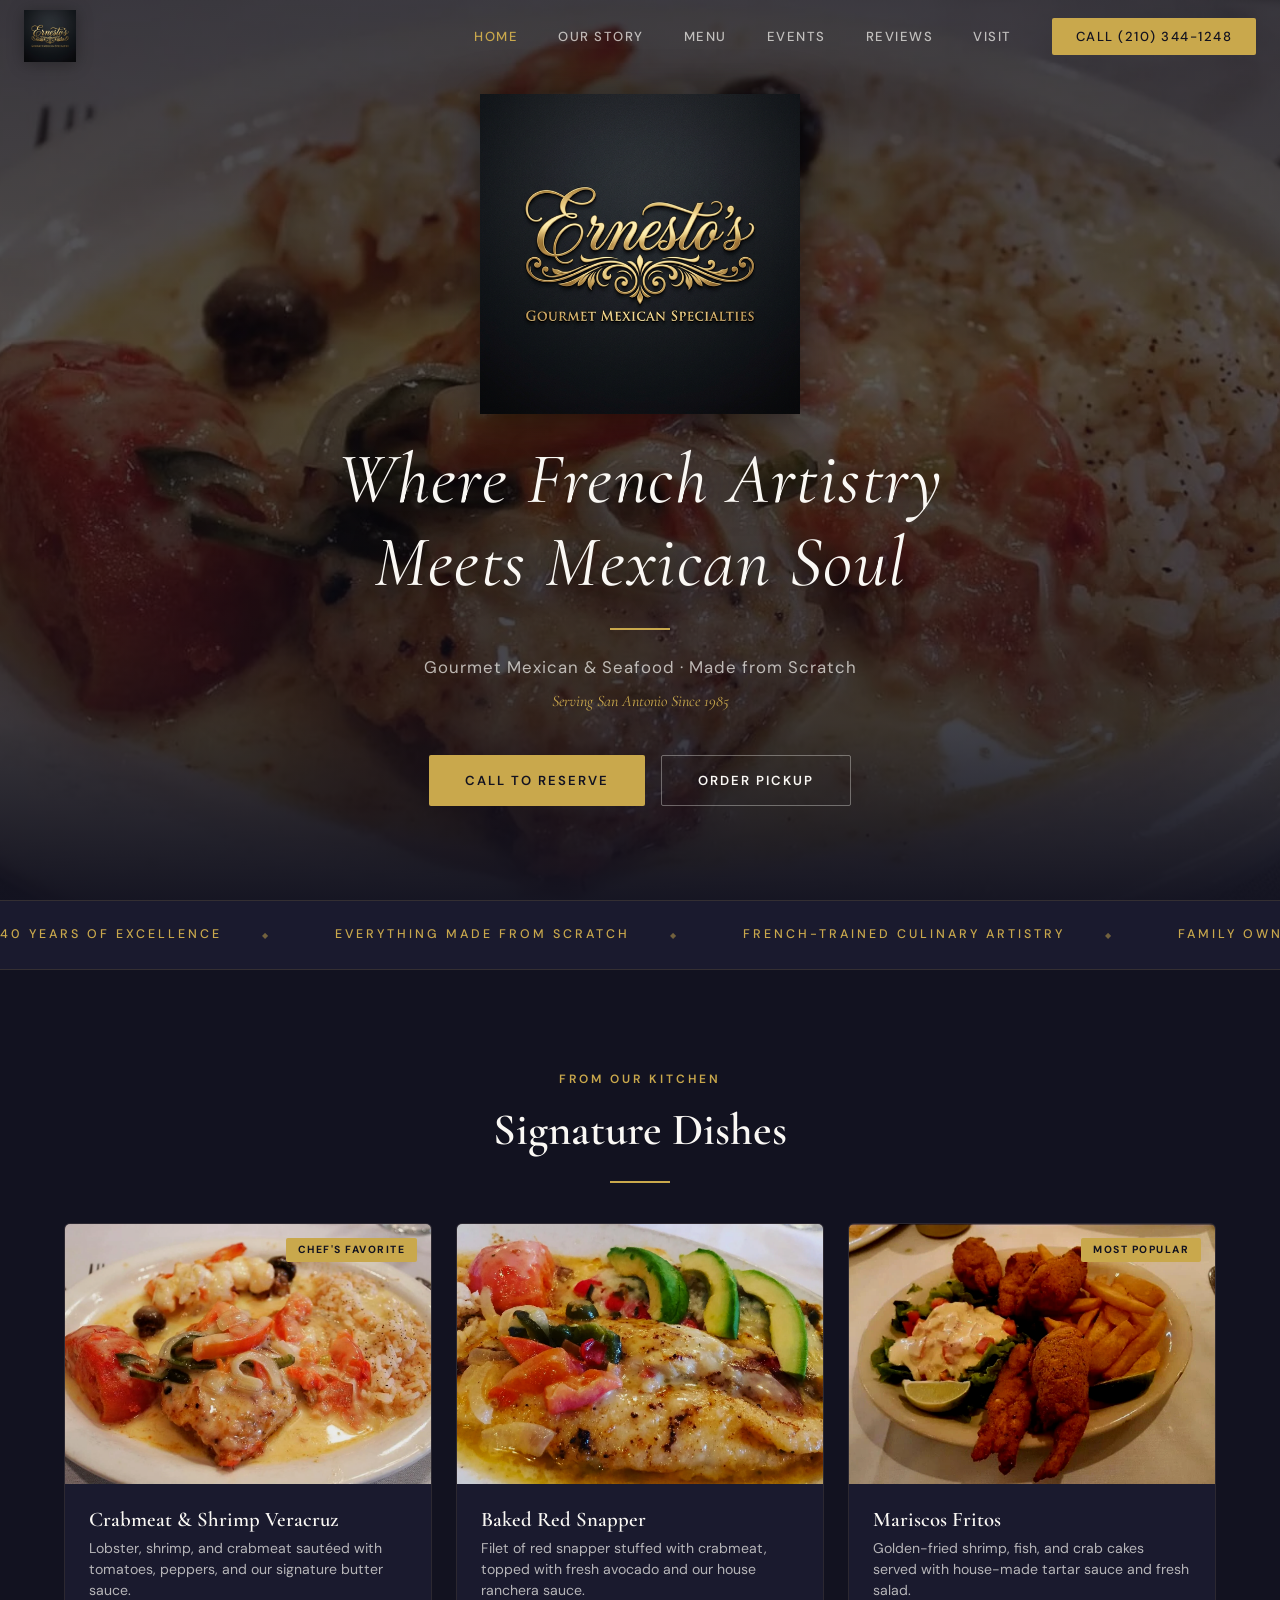
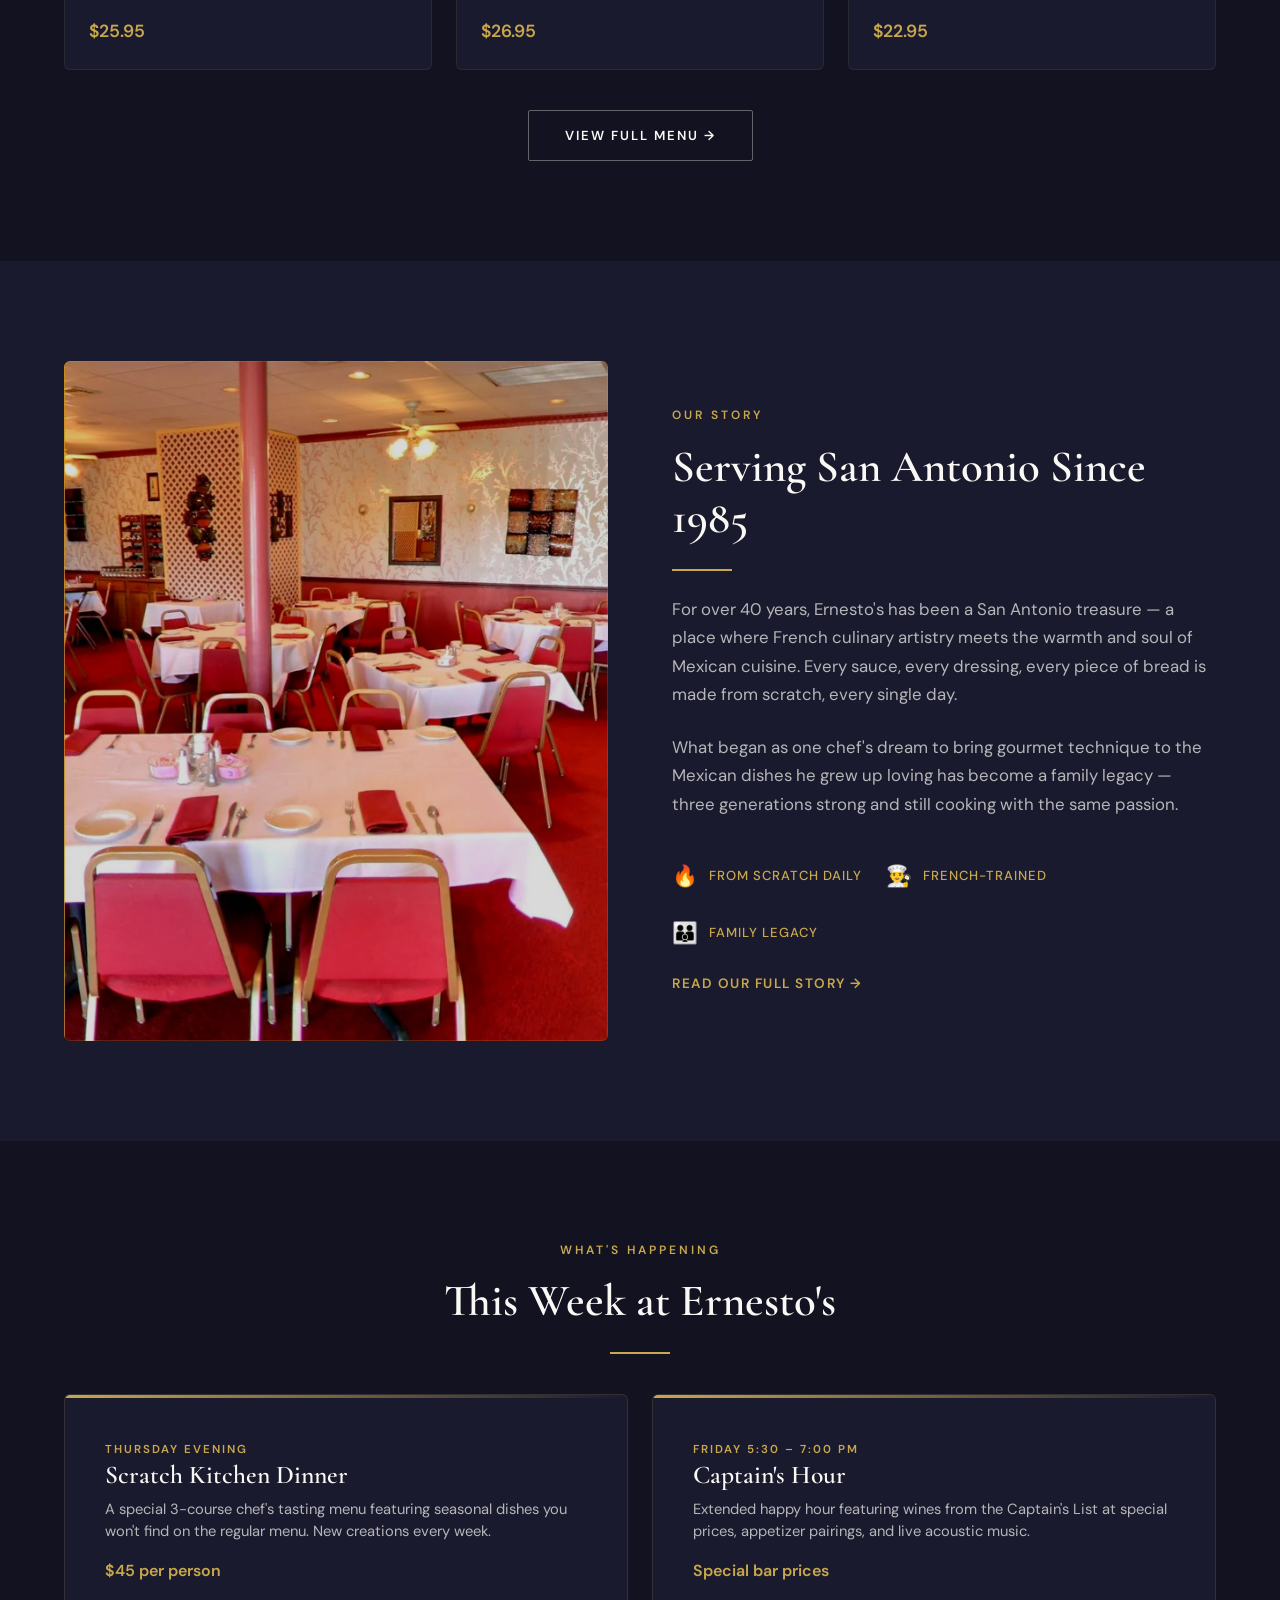
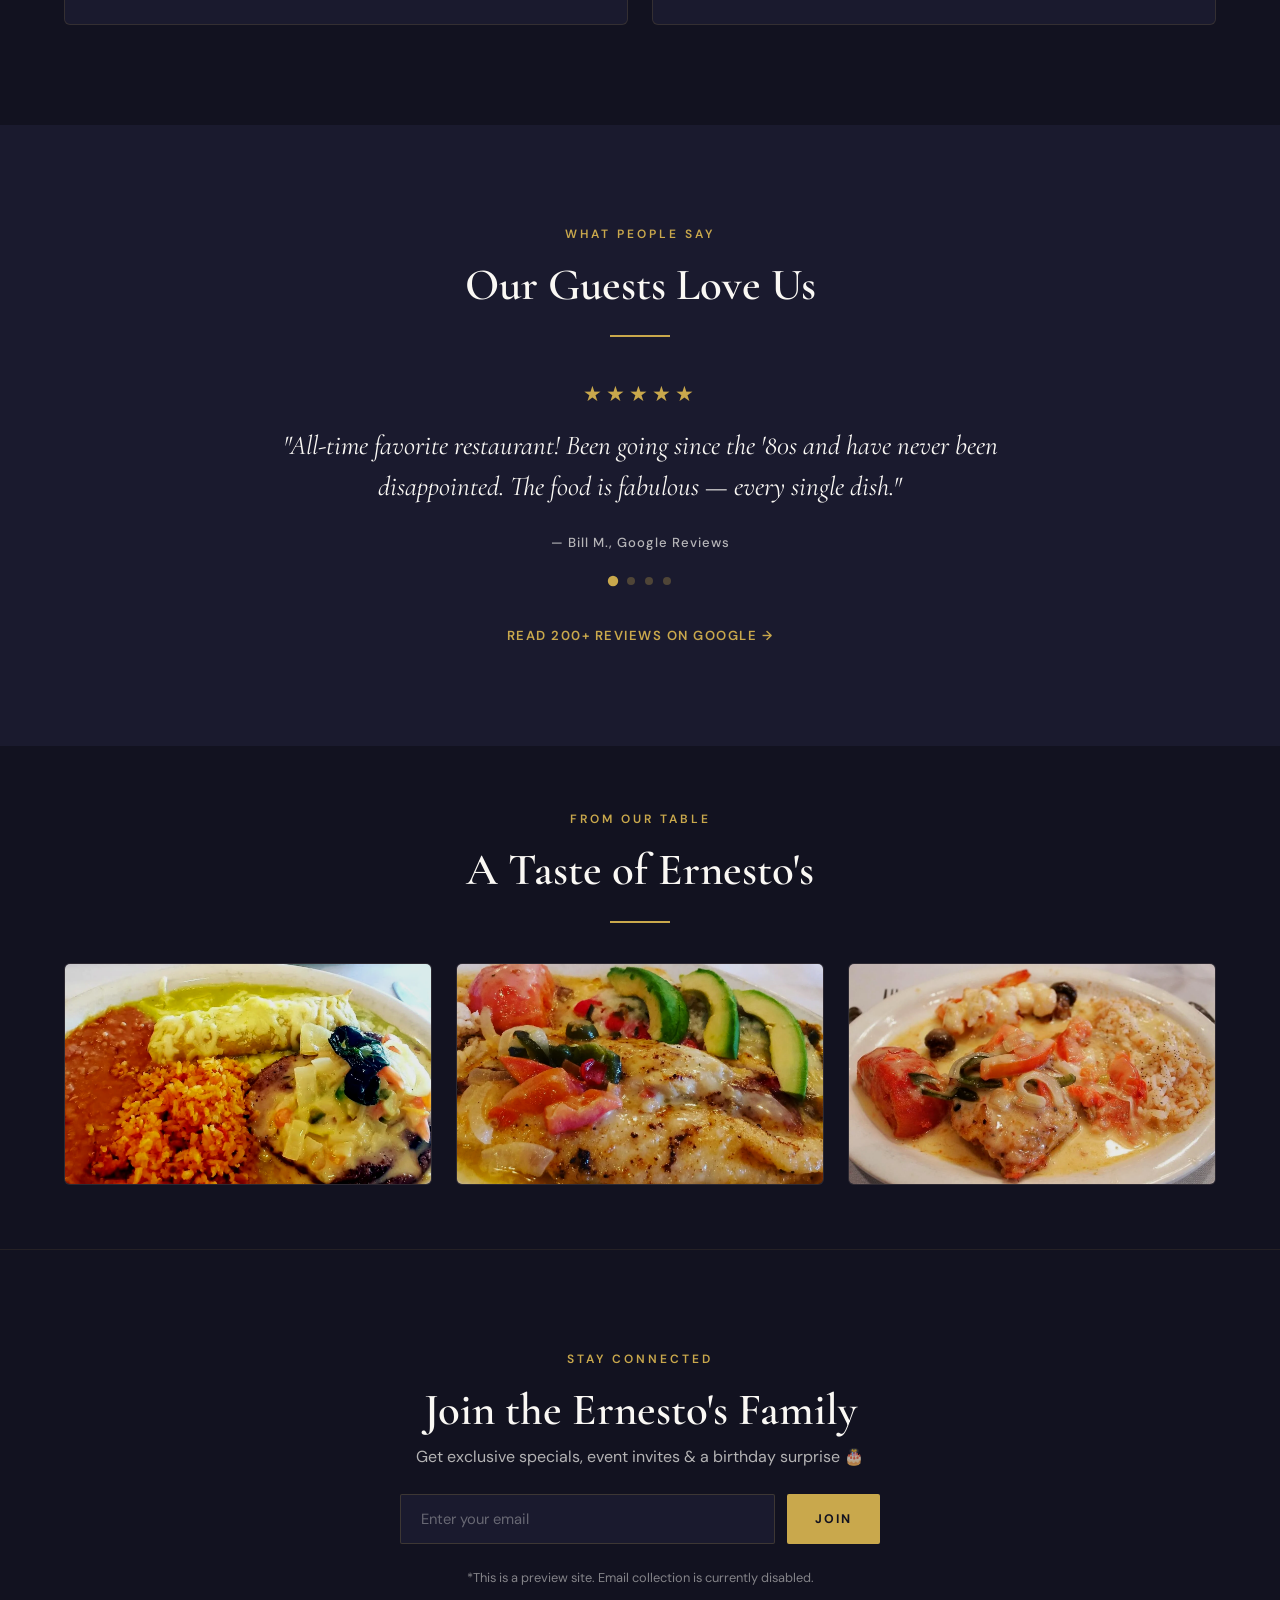
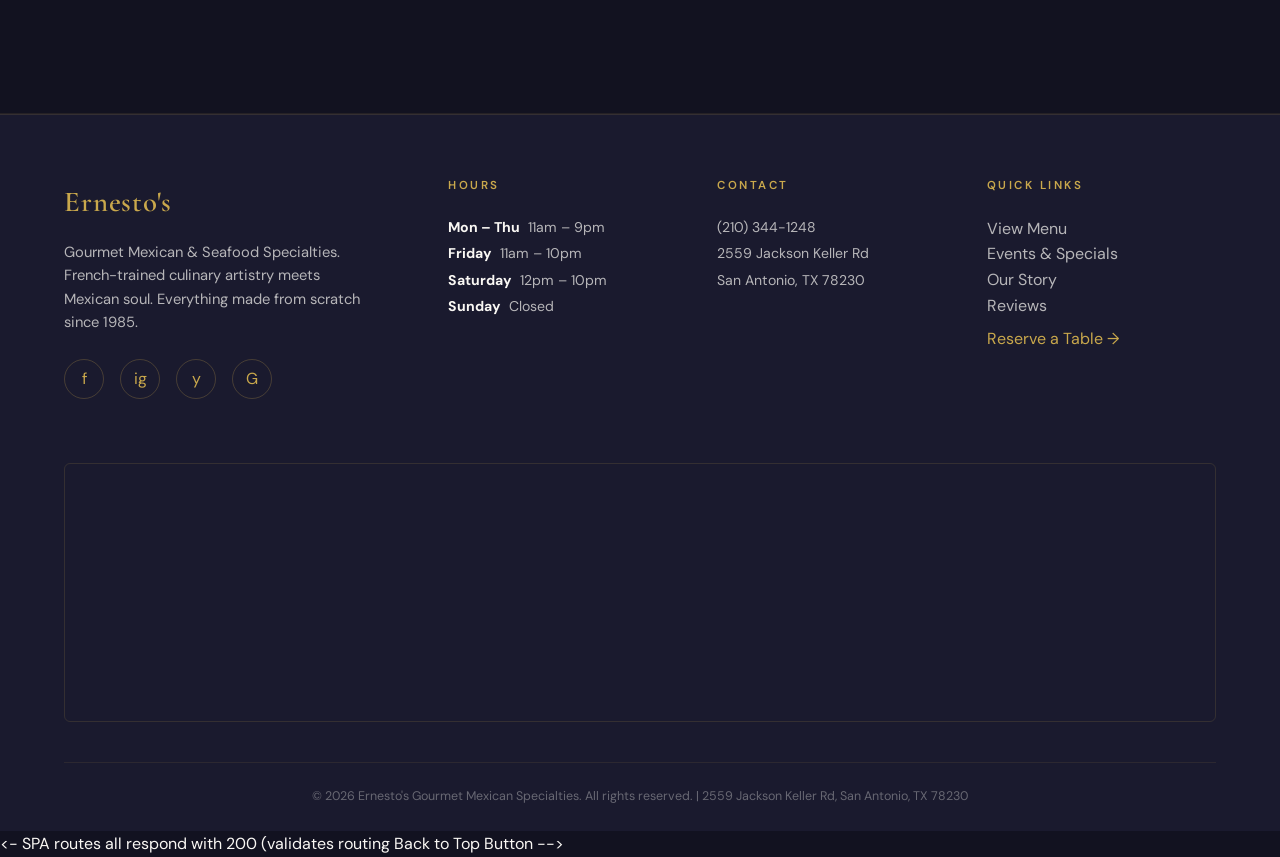
<file: index.html>
<!DOCTYPE html>
<html lang="en">
<head>
  <meta charset="UTF-8">
  <meta name="viewport" content="width=device-width, initial-scale=1.0">
  <title>Ernesto's — Gourmet Mexican & Seafood | San Antonio Since 1985</title>
  <meta name="description" content="Ernesto's Gourmet Mexican Specialties — French-trained culinary artistry meets Mexican soul. Everything made from scratch daily. Serving San Antonio since 1985. Reserve your table today.">
  <meta name="keywords" content="gourmet Mexican restaurant San Antonio, best seafood San Antonio, Mexican restaurant near me, fine dining San Antonio">

  <!-- Open Graph -->
  <meta property="og:title" content="Ernesto's — Gourmet Mexican & Seafood | San Antonio">
  <meta property="og:description" content="Where French Artistry Meets Mexican Soul. Everything from scratch since 1985.">
  <meta property="og:type" content="website">
  <meta property="og:url" content="https://donhawk77.github.io/Ernesto-s/">

  <!-- Google Fonts -->
  <link rel="preconnect" href="https://fonts.googleapis.com">
  <link rel="preconnect" href="https://fonts.gstatic.com" crossorigin>
  <link href="https://fonts.googleapis.com/css2?family=Cormorant+Garamond:ital,wght@0,400;0,600;0,700;1,400;1,600&family=DM+Sans:ital,wght@0,400;0,500;0,600;0,700;1,400&display=swap" rel="stylesheet">

  <!-- Favicon -->
  <link rel="icon" type="image/svg+xml" href="images/favicon.svg">

  <!-- Styles -->
  <link rel="stylesheet" href="css/styles.css">

  <!-- Schema.org Structured Data -->
  <script type="application/ld+json">
  {
    "@context": "https://schema.org",
    "@type": "Restaurant",
    "name": "Ernesto's Gourmet Mexican Specialties",
    "image": "images/hero-seafood.jpg",
    "url": "https://ernestosrestaurant.com",
    "telephone": "+1-210-344-1248",
    "address": {
      "@type": "PostalAddress",
      "streetAddress": "2559 Jackson Keller Rd",
      "addressLocality": "San Antonio",
      "addressRegion": "TX",
      "postalCode": "78230",
      "addressCountry": "US"
    },
    "geo": {
      "@type": "GeoCoordinates",
      "latitude": 29.5099,
      "longitude": -98.5250
    },
    "priceRange": "$$",
    "servesCuisine": ["Mexican", "Seafood", "Gourmet Mexican"],
    "openingHoursSpecification": [
      { "@type": "OpeningHoursSpecification", "dayOfWeek": ["Monday","Tuesday","Wednesday","Thursday"], "opens": "11:00", "closes": "21:00" },
      { "@type": "OpeningHoursSpecification", "dayOfWeek": "Friday", "opens": "11:00", "closes": "22:00" },
      { "@type": "OpeningHoursSpecification", "dayOfWeek": "Saturday", "opens": "12:00", "closes": "22:00" }
    ],
    "acceptsReservations": "True"
  }
  </script>
</head>
<body>

  <!-- ==================== NAVIGATION ==================== -->
  <nav class="nav" id="main-nav">
    <a href="index.html" class="nav-logo" aria-label="Ernesto's Home">
      <img src="images/ernestos-logo.png" alt="Ernesto's Gourmet Mexican Specialties logo" loading="eager">
    </a>

    <ul class="nav-links">
      <li><a href="index.html" style="color:var(--gold)">Home</a></li>
      <li><a href="our-story.html">Our Story</a></li>
      <li><a href="menu.html">Menu</a></li>
      <li><a href="events.html">Events</a></li>
      <li><a href="#reviews">Reviews</a></li>
      <li><a href="visit.html">Visit</a></li>
      <li><a href="#visit" class="nav-cta">Call (210) 344-1248</a></li>
    </ul>

    <div class="nav-hamburger" id="nav-hamburger" aria-label="Open menu">
      <span></span>
      <span></span>
      <span></span>
    </div>
  </nav>

  <!-- Mobile Drawer -->
  <div class="nav-drawer" id="nav-drawer">
    <a href="index.html">Home</a>
    <a href="our-story.html">Our Story</a>
    <a href="menu.html">Menu</a>
    <a href="events.html">Events</a>
    <a href="#reviews">Reviews</a>
    <a href="visit.html">Visit</a>
    <a href="tel:+12103441248" class="btn btn-gold" style="margin-top: 20px;">Call to Reserve</a>
  </div>

  <!-- ==================== HERO ==================== -->
  <section class="hero" id="hero">
    <div class="hero-bg">
      <img src="images/hero-seafood.jpg" alt="Ernesto's Gourmet Seafood Specilaties — A beautiful dish of red snapper with veracruz sauce and rice" loading="eager">
    </div>
    <div class="hero-overlay"></div>

    <div class="hero-content">
      <img src="images/ernestos-logo.png" alt="Ernesto's" class="hero-logo">
      <h1>Where French Artistry Meets Mexican Soul</h1>
      <div class="gold-divider-center"></div>
      <p class="hero-tagline">Gourmet Mexican & Seafood · Made from Scratch</p>
      <p class="hero-since">Serving San Antonio Since 1985</p>
      <div class="hero-btns">
        <a href="tel:+12103441248" class="btn btn-gold">Call to Reserve</a>
        <a href="tel:+12103441248" class="btn btn-outline">Order Pickup</a>
      </div>
    </div>
  </section>

  <!-- ==================== HERITAGE STRIP ==================== -->
  <div class="heritage-strip">
    <div class="heritage-marquee">
      <span>40 Years of Excellence</span>
      <span>Everything Made from Scratch</span>
      <span>French-Trained Culinary Artistry</span>
      <span>Family Owned & Operated</span>
      <span>Gourmet Seafood Destination</span>
      <span>San Antonio's Best Kept Secret</span>
    </div>
  </div>

  <!-- ==================== FEATURED DISHES ==================== -->
  <section class="featured-dishes section-padding" id="menu">
    <div class="container">
      <div class="text-center reveal">
        <span class="section-label">From Our Kitchen</span>
        <h2>Signature Dishes</h2>
        <div class="gold-divider-center"></div>
      </div>

      <div class="dishes-grid">
        <!-- Dish 1 — Real photo -->
        <div class="dish-card reveal" data-delay="100">
          <div class="dish-card-img">
            <img src="images/hero-seafood.jpg" alt="Ernesto's lobster and shrimp with butter sauce, rice, tomatoes and peppers — an authentic gourmet seafood dish">
            <span class="dish-badge">Chef's Favorite</span>
          </div>
          <div class="dish-card-body">
            <h3>Crabmeat & Shrimp Veracruz</h3>
            <p>Lobster, shrimp, and crabmeat sautéed with tomatoes, peppers, and our signature butter sauce.</p>
            <span class="dish-price">$25.95</span>
          </div>
        </div>

        <!-- Dish 2 — Real photo -->
        <div class="dish-card reveal" data-delay="200">
          <div class="dish-card-img">
            <img src="images/gallery-1.jpg" alt="Ernesto's grilled fish fillet with fresh avocado, tomatoes, and peppers in citrus sauce">
          </div>
          <div class="dish-card-body">
            <h3>Baked Red Snapper</h3>
            <p>Filet of red snapper stuffed with crabmeat, topped with fresh avocado and our house ranchera sauce.</p>
            <span class="dish-price">$26.95</span>
          </div>
        </div>

        <!-- Dish 3 — Real photo -->
        <div class="dish-card reveal" data-delay="300">
          <div class="dish-card-img">
            <img src="images/gallery-2.jpg" alt="Ernesto's golden fried seafood platter with shrimp, fish, fries, salad and lime">
            <span class="dish-badge">Most Popular</span>
          </div>
          <div class="dish-card-body">
            <h3>Mariscos Fritos</h3>
            <p>Golden-fried shrimp, fish, and crab cakes served with house-made tartar sauce and fresh salad.</p>
            <span class="dish-price">$22.95</span>
          </div>
        </div>
      </div>

      <div class="text-center reveal" style="margin-top: var(--space-lg);">
        <a href="menu.html" class="btn btn-outline">View Full Menu →</a>
      </div>
    </div>
  </section>

  <!-- ==================== OUR STORY PREVIEW ==================== -->
  <section class="story-preview section-padding" id="story">
    <div class="container">
      <div class="story-grid">
        <div class="story-image reveal">
          <img src="images/table-setting.jpg" alt="Inside Ernesto's Restaurant — elegant dining room with white tablecloths, burgundy chairs, and warm atmosphere">
        </div>
        <div class="story-text reveal" data-delay="150">
          <span class="section-label">Our Story</span>
          <h2>Serving San Antonio Since 1985</h2>
          <div class="gold-divider"></div>
          <p>For over 40 years, Ernesto's has been a San Antonio treasure — a place where French culinary artistry meets the warmth and soul of Mexican cuisine. Every sauce, every dressing, every piece of bread is made from scratch, every single day.</p>
          <p>What began as one chef's dream to bring gourmet technique to the Mexican dishes he grew up loving has become a family legacy — three generations strong and still cooking with the same passion.</p>

          <div class="story-pillars">
            <div class="pillar">
              <span class="pillar-icon">🔥</span>
              From Scratch Daily
            </div>
            <div class="pillar">
              <span class="pillar-icon">👨‍🍳</span>
              French-Trained
            </div>
            <div class="pillar">
              <span class="pillar-icon">👪</span>
              Family Legacy
            </div>
          </div>

          <a href="our-story.html" class="story-link">Read Our Full Story →</a>
        </div>
      </div>
    </div>
  </section>

  <!-- ==================== THIS WEEK AT ERNESTO'S ==================== -->
  <section class="this-week section-padding" id="events">
    <div class="container">
      <div class="text-center reveal">
        <span class="section-label">What's Happening</span>
        <h2>This Week at Ernesto's</h2>
        <div class="gold-divider-center"></div>
      </div>

      <div class="events-grid">
        <div class="event-card reveal" data-delay="100">
          <span class="event-day">Thursday Evening</span>
          <h3>Scratch Kitchen Dinner</h3>
          <p>A special 3-course chef's tasting menu featuring seasonal dishes you won't find on the regular menu. New creations every week.</p>
          <span class="event-price">$45 per person</span>
        </div>

        <div class="event-card reveal" data-delay="200">
          <span class="event-day">Friday 5:30 – 7:00 PM</span>
          <h3>Captain's Hour</h3>
          <p>Extended happy hour featuring wines from the Captain's List at special prices, appetizer pairings, and live acoustic music.</p>
          <span class="event-price">Special bar prices</span>
        </div>
      </div>
    </div>
  </section>

  <!-- ==================== REVIEWS ==================== -->
  <section class="reviews section-padding" id="reviews">
    <div class="container">
      <div class="text-center reveal">
        <span class="section-label">What People Say</span>
        <h2>Our Guests Love Us</h2>
        <div class="gold-divider-center"></div>
      </div>

      <div class="reviews-carousel reveal">
        <div class="review-slide active">
          <div class="review-stars">★★★★★</div>
          <p class="review-text">"All-time favorite restaurant! Been going since the '80s and have never been disappointed. The food is fabulous — every single dish."</p>
          <p class="review-author">— Bill M., Google Reviews</p>
        </div>

        <div class="review-slide">
          <div class="review-stars">★★★★★</div>
          <p class="review-text">"A small family owned restaurant where you can tell they love what they do! The red snapper was out of this world. Everything fresh and made with love."</p>
          <p class="review-author">— Sandra R., Yelp</p>
        </div>

        <div class="review-slide">
          <div class="review-stars">★★★★★</div>
          <p class="review-text">"The best gourmet Mexican food in San Antonio, period. The sauces are incredible — you can taste that everything is made from scratch. A hidden gem."</p>
          <p class="review-author">— Michael T., Google Reviews</p>
        </div>

        <div class="review-slide">
          <div class="review-stars">★★★★★</div>
          <p class="review-text">"Romantic and quaint. Perfect for date night. The enchiladas suizas melted in my mouth. We'll be regulars from now on."</p>
          <p class="review-author">— Jennifer L., Facebook</p>
        </div>

        <div class="review-dots">
          <span class="review-dot active" data-slide="0"></span>
          <span class="review-dot" data-slide="1"></span>
          <span class="review-dot" data-slide="2"></span>
          <span class="review-dot" data-slide="3"></span>
        </div>
      </div>

      <a href="https://www.google.com/maps/search/?api=1&query=Ernesto's+Gourmet+Mexican+Specialties+San+Antonio" target="_blank" rel="noopener" class="reviews-link reveal">
        Read 200+ Reviews on Google →
      </a>
    </div>
  </section>

  <!-- ==================== GALLERY STRIP ==================== -->
  <section class="featured-dishes" style="padding: var(--space-xl) 0;">
    <div class="container">
      <div class="text-center reveal">
        <span class="section-label">From Our Table</span>
        <h2>A Taste of Ernesto's</h2>
        <div class="gold-divider-center"></div>
      </div>
      <div class="dishes-grid" style="margin-top: var(--space-lg);">
        <div class="dish-card reveal" data-delay="100">
          <div class="dish-card-img" style="height: 220px;">
            <img src="images/gallery-3.jpg" alt="Ernesto's authentic Mexican plate with green enchilada, rice, beans and chips">
          </div>
        </div>
        <div class="dish-card reveal" data-delay="200">
          <div class="dish-card-img" style="height: 220px;">
            <img src="images/gallery-1.jpg" alt="Ernesto's grilled fish with avocado, peppers and citrus sauce">
          </div>
        </div>
        <div class="dish-card reveal" data-delay="300">
          <div class="dish-card-img" style="height: 220px;">
            <img src="images/hero-seafood.jpg" alt="Ernesto's lobster and shrimp Veracruz with signature butter sauce">
          </div>
        </div>
      </div>
    </div>
  </section>

  <!-- ==================== EMAIL SIGNUP ==================== -->
  <section class="email-signup section-padding" id="join">
    <div class="container">
      <div class="signup-box reveal">
        <span class="section-label">Stay Connected</span>
        <h2>Join the Ernesto's Family</h2>
        <p>Get exclusive specials, event invites & a birthday surprise 🎂</p>
        <form class="signup-form" id="signup-form">
          <input type="email" placeholder="Enter your email" required aria-label="Email address">
          <button type="submit">Join</button>
        </form>
        <p style="font-size:0.8rem; opacity:0.7; margin-top:var(--space-md);">*This is a preview site. Email collection is currently disabled.</p>
      </div>
    </div>
  </section>

  <!-- ==================== FOOTER ==================== -->
  <footer class="footer" id="visit">
    <div class="container">
      <div class="footer-grid">
        <!-- Brand -->
        <div class="footer-brand">
          <span class="nav-logo-text">Ernesto's</span>
          <p>Gourmet Mexican & Seafood Specialties. French-trained culinary artistry meets Mexican soul. Everything made from scratch since 1985.</p>
          <div class="footer-social">
            <a href="https://facebook.com/ernestosrestaurant" target="_blank" rel="noopener" aria-label="Facebook">f</a>
            <a href="https://instagram.com/ernestosrestaurant" target="_blank" rel="noopener" aria-label="Instagram">ig</a>
            <a href="https://yelp.com/biz/ernestos" target="_blank" rel="noopener" aria-label="Yelp">y</a>
            <a href="https://google.com/maps/place/ernestos" target="_blank" rel="noopener" aria-label="Google">G</a>
          </div>
        </div>

        <!-- Hours -->
        <div class="footer-hours">
          <h4>Hours</h4>
          <p><strong>Mon – Thu</strong>&nbsp; 11am – 9pm</p>
          <p><strong>Friday</strong>&nbsp; 11am – 10pm</p>
          <p><strong>Saturday</strong>&nbsp; 12pm – 10pm</p>
          <p><strong>Sunday</strong>&nbsp; Closed</p>
        </div>

        <!-- Contact -->
        <div class="footer-contact">
          <h4>Contact</h4>
          <p><a href="tel:+12103441248" style="color: var(--cream-dim);">(210) 344-1248</a></p>
          <p>2559 Jackson Keller Rd</p>
          <p>San Antonio, TX 78230</p>
        </div>

        <!-- Quick Links -->
        <div>
          <h4>Quick Links</h4>
          <p><a href="#menu" style="color: var(--cream-dim);">View Menu</a></p>
          <p><a href="#events" style="color: var(--cream-dim);">Events & Specials</a></p>
          <p><a href="#story" style="color: var(--cream-dim);">Our Story</a></p>
          <p><a href="#reviews" style="color: var(--cream-dim);">Reviews</a></p>
          <p style="margin-top: 8px;"><a href="tel:+12103441248" style="color: var(--gold);">Reserve a Table →</a></p>
        </div>
      </div>

      <!-- Google Maps -->
      <div class="footer-map">
        <iframe 
          src="https://www.google.com/maps/embed?pb=!1m18!1m12!1m3!1d3472.845!2d-98.525!3d29.5099!2m3!1f0!2f0!3f0!3m2!1i1024!2i768!4f13.1!3m3!1m2!1s0x0%3A0x0!2zMjnCsDMwJzM1LjYiTiA5OMKwMzEnMzAuMCJX!5e0!3m2!1sen!2sus!4v1234567890" 
          allowfullscreen="" 
          loading="lazy" 
          referrerpolicy="no-referrer-when-downgrade"
          title="Ernesto's Restaurant location on Google Maps">
        </iframe>
      </div>

      <div class="footer-bottom">
        <p>© 2026 Ernesto's Gourmet Mexican Specialties. All rights reserved. | 2559 Jackson Keller Rd, San Antonio, TX 78230</p>
      </div>
    </div>
  </footer>

  <!-- Mobile Fixed Reserve Bar -->
  <div class="mobile-reserve-bar">
    <a href="tel:+12103441248" class="btn btn-gold">Call to Reserve — (210) 344-1248</a>
  </div>

  <!-- Main JS -->
  
  <- SPA routes all respond with 200 (validates routing Back to Top Button -->
  <button class="back-to-top" id="back-to-top" aria-label="Back to top">↑</button>

  <script src="js/main.js"></script>

</body>
</html>
</file>
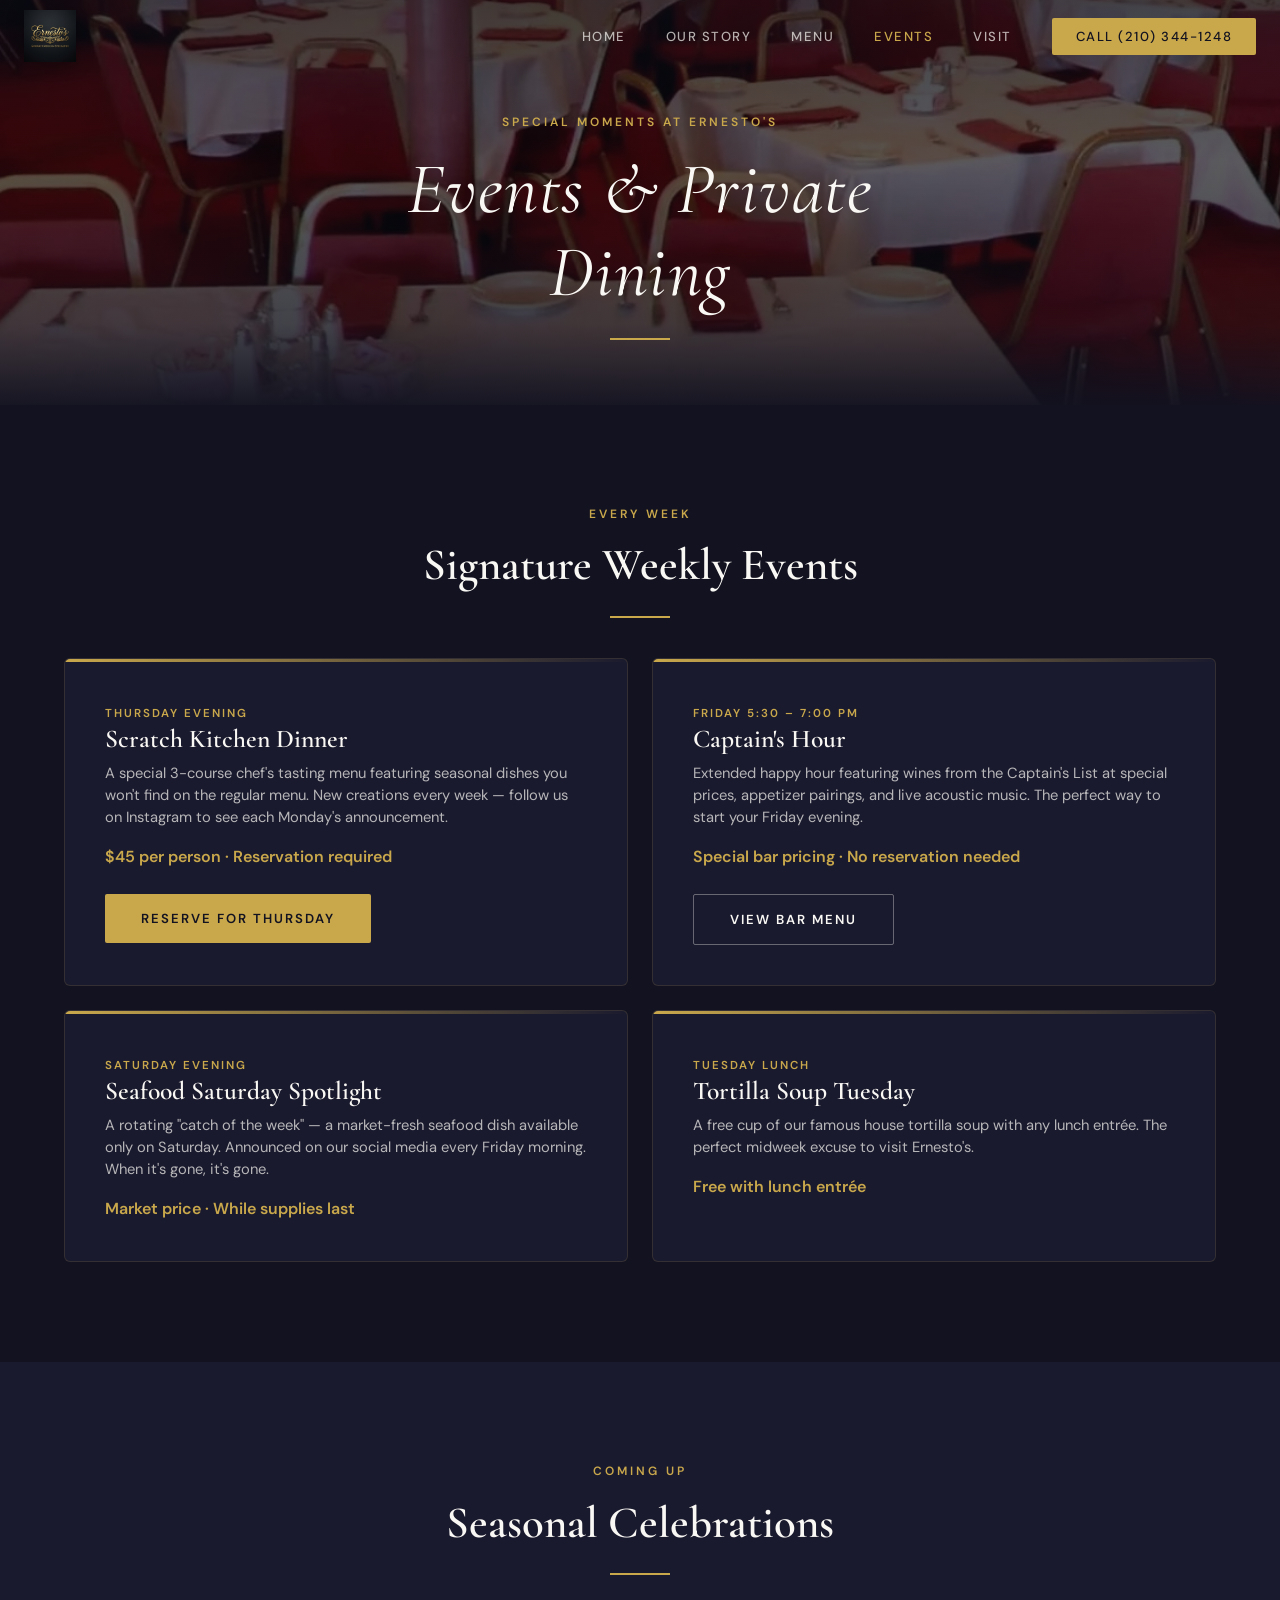
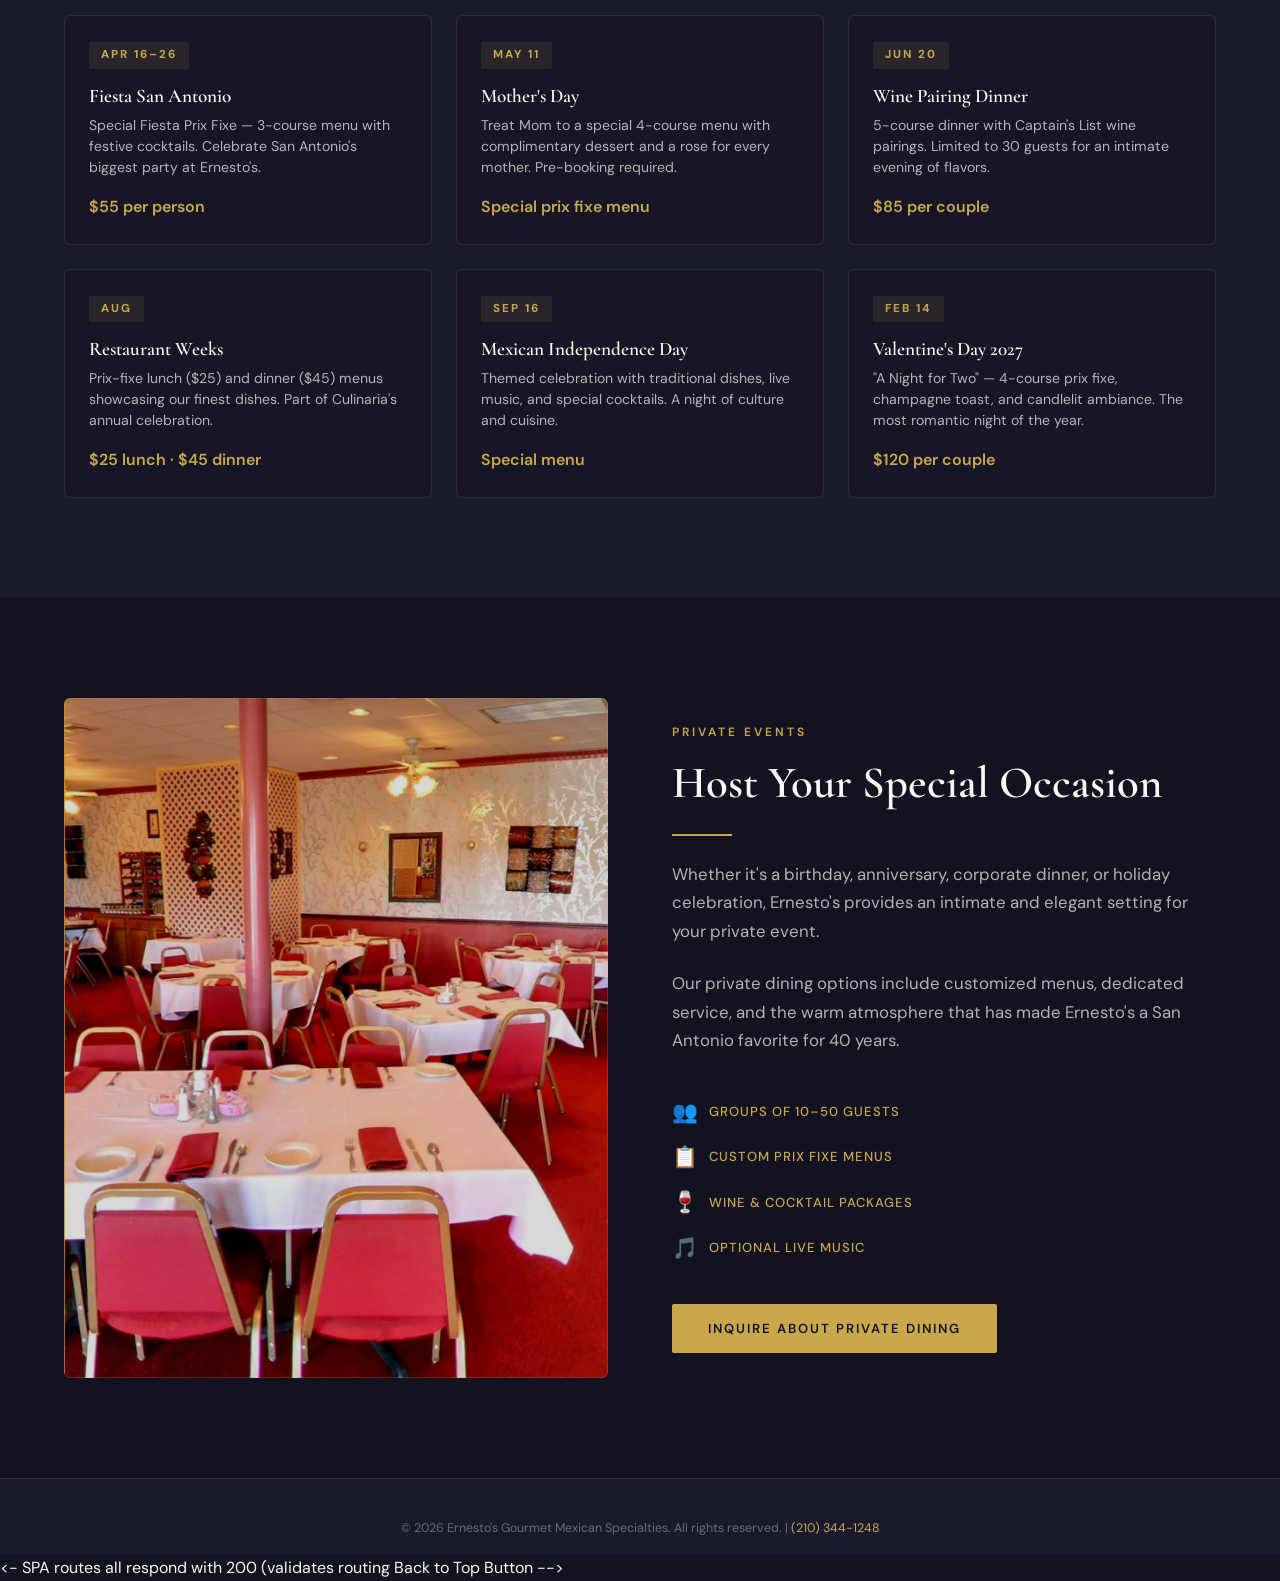
<file: events.html>
<!DOCTYPE html>
<html lang="en">
<head>
  <meta charset="UTF-8">
  <meta name="viewport" content="width=device-width, initial-scale=1.0">
  <title>Events & Private Dining — Ernesto's Restaurant San Antonio</title>
  <meta name="description" content="Special events at Ernesto's — Scratch Kitchen Thursday dinners, Captain's Hour happy hour, holiday celebrations, and private dining for your special occasions.">
  <link rel="preconnect" href="https://fonts.googleapis.com">
  <link rel="preconnect" href="https://fonts.gstatic.com" crossorigin>
  <link href="https://fonts.googleapis.com/css2?family=Cormorant+Garamond:ital,wght@0,400;0,600;0,700;1,400;1,600&family=DM+Sans:ital,wght@0,400;0,500;0,600;0,700;1,400&display=swap" rel="stylesheet">
  <!-- Favicon -->
  <link rel="icon" type="image/svg+xml" href="images/favicon.svg">
  <link rel="stylesheet" href="css/styles.css">
</head>
<body>

  <!-- Navigation -->
  <nav class="nav scrolled" id="main-nav">
    <a href="index.html" class="nav-logo"><img src="images/ernestos-logo.png" alt="Ernesto's" loading="eager"></a>
    <ul class="nav-links">
      <li><a href="index.html">Home</a></li>
      <li><a href="our-story.html">Our Story</a></li>
      <li><a href="menu.html">Menu</a></li>
      <li><a href="events.html" style="color:var(--gold)">Events</a></li>
      <li><a href="visit.html">Visit</a></li>
      <li><a href="visit.html" class="nav-cta">Call (210) 344-1248</a></li>
    </ul>
    <div class="nav-hamburger" id="nav-hamburger"><span></span><span></span><span></span></div>
  </nav>
  <div class="nav-drawer" id="nav-drawer">
    <a href="index.html">Home</a><a href="our-story.html">Our Story</a><a href="menu.html">Menu</a><a href="events.html">Events</a><a href="visit.html">Visit</a>
    <a href="tel:+12103441248" class="btn btn-gold" style="margin-top:20px;">Call to Reserve</a>
  </div>

  <!-- Page Hero -->
  <section class="page-hero page-hero-short">
    <div class="hero-bg"><img src="images/table-setting.jpg" alt="Ernesto's dining room" loading="eager"></div>
    <div class="hero-overlay"></div>
    <div class="page-hero-content">
      <span class="section-label">Special Moments at Ernesto's</span>
      <h1>Events & Private Dining</h1>
      <div class="gold-divider-center"></div>
    </div>
  </section>

  <!-- Weekly Events -->
  <section class="section-padding">
    <div class="container">
      <div class="text-center reveal">
        <span class="section-label">Every Week</span>
        <h2>Signature Weekly Events</h2>
        <div class="gold-divider-center"></div>
      </div>

      <div class="events-grid" style="margin-top: var(--space-lg);">
        <div class="event-card reveal" data-delay="100">
          <span class="event-day">Thursday Evening</span>
          <h3>Scratch Kitchen Dinner</h3>
          <p>A special 3-course chef's tasting menu featuring seasonal dishes you won't find on the regular menu. New creations every week — follow us on Instagram to see each Monday's announcement.</p>
          <span class="event-price">$45 per person · Reservation required</span>
          <a href="tel:+12103441248" class="btn btn-gold" style="margin-top: var(--space-md); display:inline-flex;">Reserve for Thursday</a>
        </div>

        <div class="event-card reveal" data-delay="200">
          <span class="event-day">Friday 5:30 – 7:00 PM</span>
          <h3>Captain's Hour</h3>
          <p>Extended happy hour featuring wines from the Captain's List at special prices, appetizer pairings, and live acoustic music. The perfect way to start your Friday evening.</p>
          <span class="event-price">Special bar pricing · No reservation needed</span>
          <a href="menu.html" class="btn btn-outline" style="margin-top: var(--space-md); display:inline-flex;">View Bar Menu</a>
        </div>

        <div class="event-card reveal" data-delay="300">
          <span class="event-day">Saturday Evening</span>
          <h3>Seafood Saturday Spotlight</h3>
          <p>A rotating "catch of the week" — a market-fresh seafood dish available only on Saturday. Announced on our social media every Friday morning. When it's gone, it's gone.</p>
          <span class="event-price">Market price · While supplies last</span>
        </div>

        <div class="event-card reveal" data-delay="400">
          <span class="event-day">Tuesday Lunch</span>
          <h3>Tortilla Soup Tuesday</h3>
          <p>A free cup of our famous house tortilla soup with any lunch entrée. The perfect midweek excuse to visit Ernesto's.</p>
          <span class="event-price">Free with lunch entrée</span>
        </div>
      </div>
    </div>
  </section>

  <!-- Seasonal Events -->
  <section class="section-padding" style="background: var(--obsidian);">
    <div class="container">
      <div class="text-center reveal">
        <span class="section-label">Coming Up</span>
        <h2>Seasonal Celebrations</h2>
        <div class="gold-divider-center"></div>
      </div>

      <div class="seasonal-grid">
        <div class="seasonal-card reveal" data-delay="100">
          <div class="seasonal-date">APR 16–26</div>
          <h3>Fiesta San Antonio</h3>
          <p>Special Fiesta Prix Fixe — 3-course menu with festive cocktails. Celebrate San Antonio's biggest party at Ernesto's.</p>
          <span class="event-price">$55 per person</span>
        </div>
        <div class="seasonal-card reveal" data-delay="150">
          <div class="seasonal-date">MAY 11</div>
          <h3>Mother's Day</h3>
          <p>Treat Mom to a special 4-course menu with complimentary dessert and a rose for every mother. Pre-booking required.</p>
          <span class="event-price">Special prix fixe menu</span>
        </div>
        <div class="seasonal-card reveal" data-delay="200">
          <div class="seasonal-date">JUN 20</div>
          <h3>Wine Pairing Dinner</h3>
          <p>5-course dinner with Captain's List wine pairings. Limited to 30 guests for an intimate evening of flavors.</p>
          <span class="event-price">$85 per couple</span>
        </div>
        <div class="seasonal-card reveal" data-delay="250">
          <div class="seasonal-date">AUG</div>
          <h3>Restaurant Weeks</h3>
          <p>Prix-fixe lunch ($25) and dinner ($45) menus showcasing our finest dishes. Part of Culinaria's annual celebration.</p>
          <span class="event-price">$25 lunch · $45 dinner</span>
        </div>
        <div class="seasonal-card reveal" data-delay="300">
          <div class="seasonal-date">SEP 16</div>
          <h3>Mexican Independence Day</h3>
          <p>Themed celebration with traditional dishes, live music, and special cocktails. A night of culture and cuisine.</p>
          <span class="event-price">Special menu</span>
        </div>
        <div class="seasonal-card reveal" data-delay="350">
          <div class="seasonal-date">FEB 14</div>
          <h3>Valentine's Day 2027</h3>
          <p>"A Night for Two" — 4-course prix fixe, champagne toast, and candlelit ambiance. The most romantic night of the year.</p>
          <span class="event-price">$120 per couple</span>
        </div>
      </div>
    </div>
  </section>

  <!-- Private Dining -->
  <section class="section-padding">
    <div class="container">
      <div class="story-grid">
        <div class="story-image reveal">
          <img src="images/table-setting.jpg" alt="Ernesto's private dining setup">
        </div>
        <div class="story-text reveal" data-delay="150">
          <span class="section-label">Private Events</span>
          <h2>Host Your Special Occasion</h2>
          <div class="gold-divider"></div>
          <p>Whether it's a birthday, anniversary, corporate dinner, or holiday celebration, Ernesto's provides an intimate and elegant setting for your private event.</p>
          <p>Our private dining options include customized menus, dedicated service, and the warm atmosphere that has made Ernesto's a San Antonio favorite for 40 years.</p>

          <div style="margin-top: var(--space-lg);">
            <div class="pillar" style="margin-bottom: 12px;"><span class="pillar-icon">👥</span> Groups of 10–50 guests</div>
            <div class="pillar" style="margin-bottom: 12px;"><span class="pillar-icon">📋</span> Custom prix fixe menus</div>
            <div class="pillar" style="margin-bottom: 12px;"><span class="pillar-icon">🍷</span> Wine & cocktail packages</div>
            <div class="pillar" style="margin-bottom: 12px;"><span class="pillar-icon">🎵</span> Optional live music</div>
          </div>

          <div style="margin-top: var(--space-lg);">
            <a href="tel:+12103441248" class="btn btn-gold">Inquire About Private Dining</a>
          </div>
        </div>
      </div>
    </div>
  </section>

  <!-- Footer -->
  <footer class="footer" style="padding: var(--space-lg) 0 var(--space-sm);">
    <div class="container">
      <div class="footer-bottom" style="border:none; padding:0;">
        <p>© 2026 Ernesto's Gourmet Mexican Specialties. All rights reserved. | <a href="tel:+12103441248">(210) 344-1248</a></p>
      </div>
    </div>
  </footer>

  <div class="mobile-reserve-bar">
    <a href="tel:+12103441248" class="btn btn-gold">Call to Reserve — (210) 344-1248</a>
  </div>
  
  <- SPA routes all respond with 200 (validates routing Back to Top Button -->
  <button class="back-to-top" id="back-to-top" aria-label="Back to top">↑</button>

  <script src="js/main.js"></script>
</body>
</html>
</file>
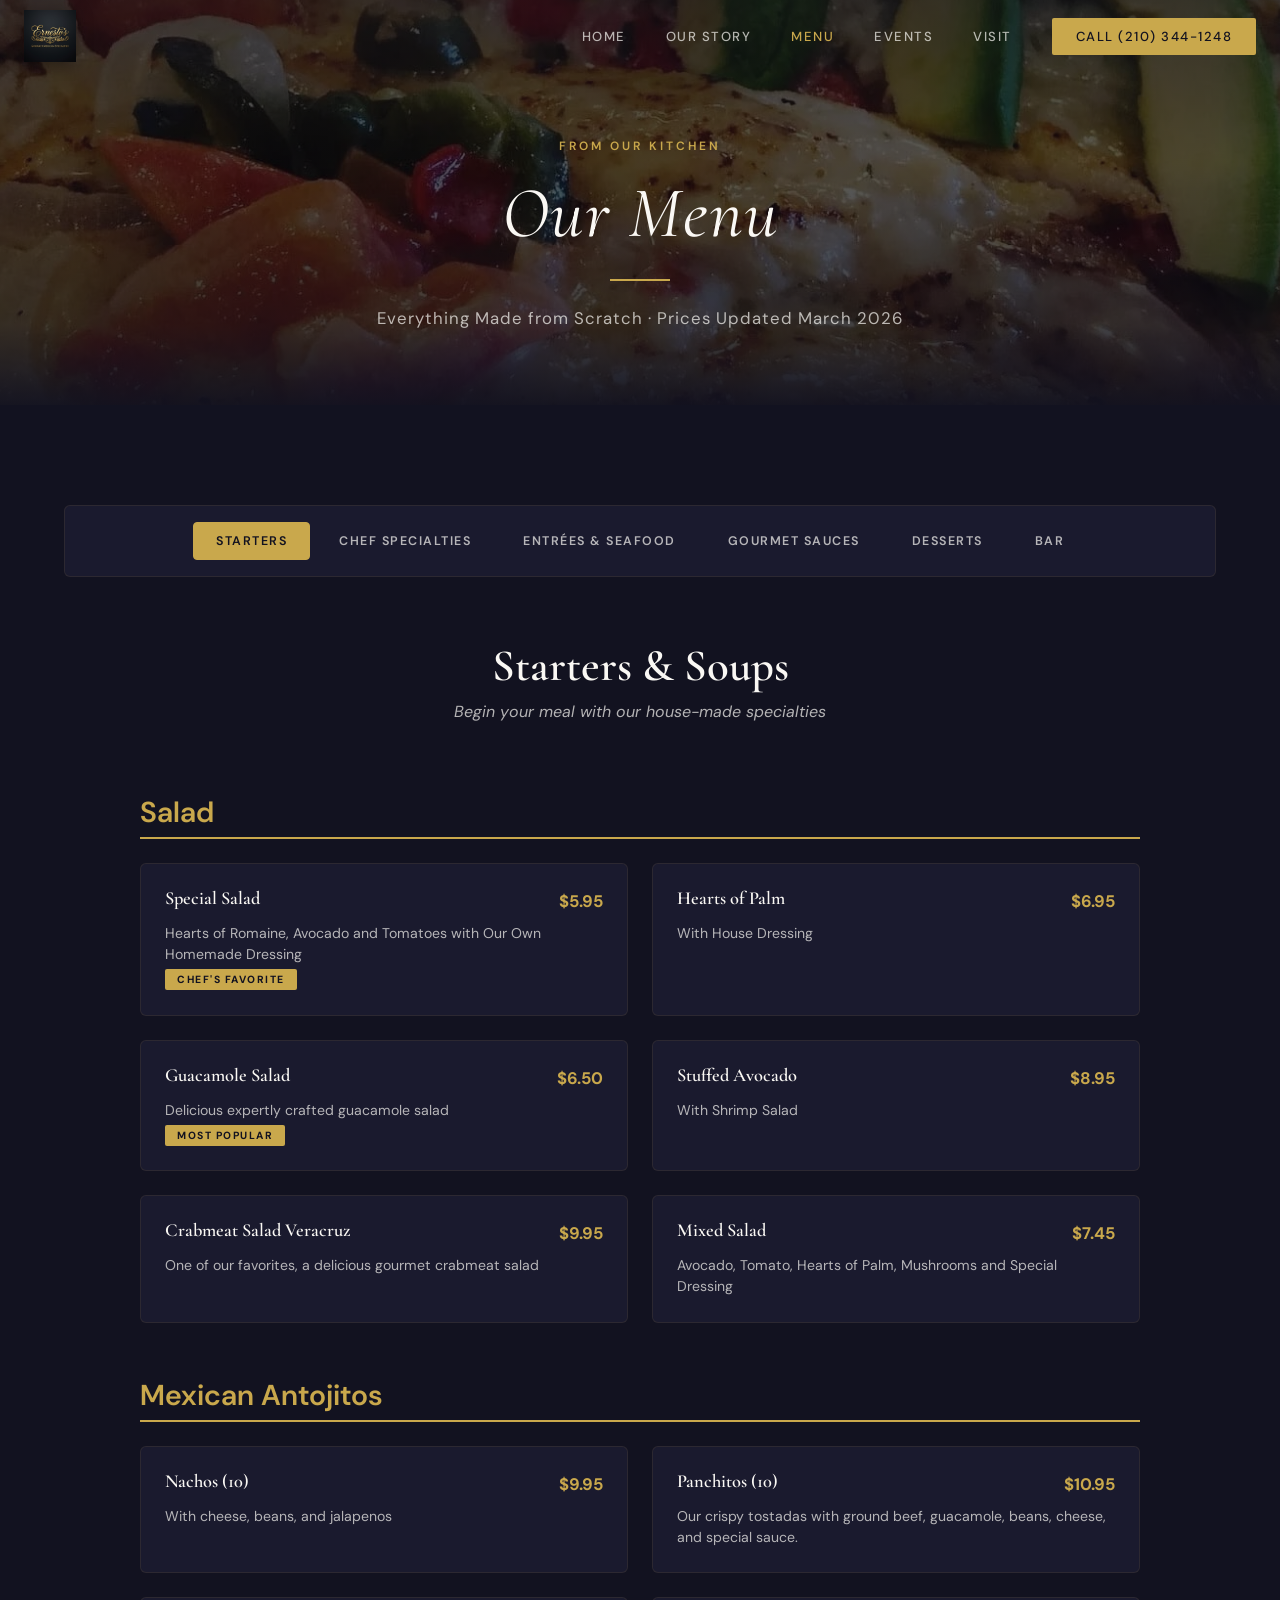
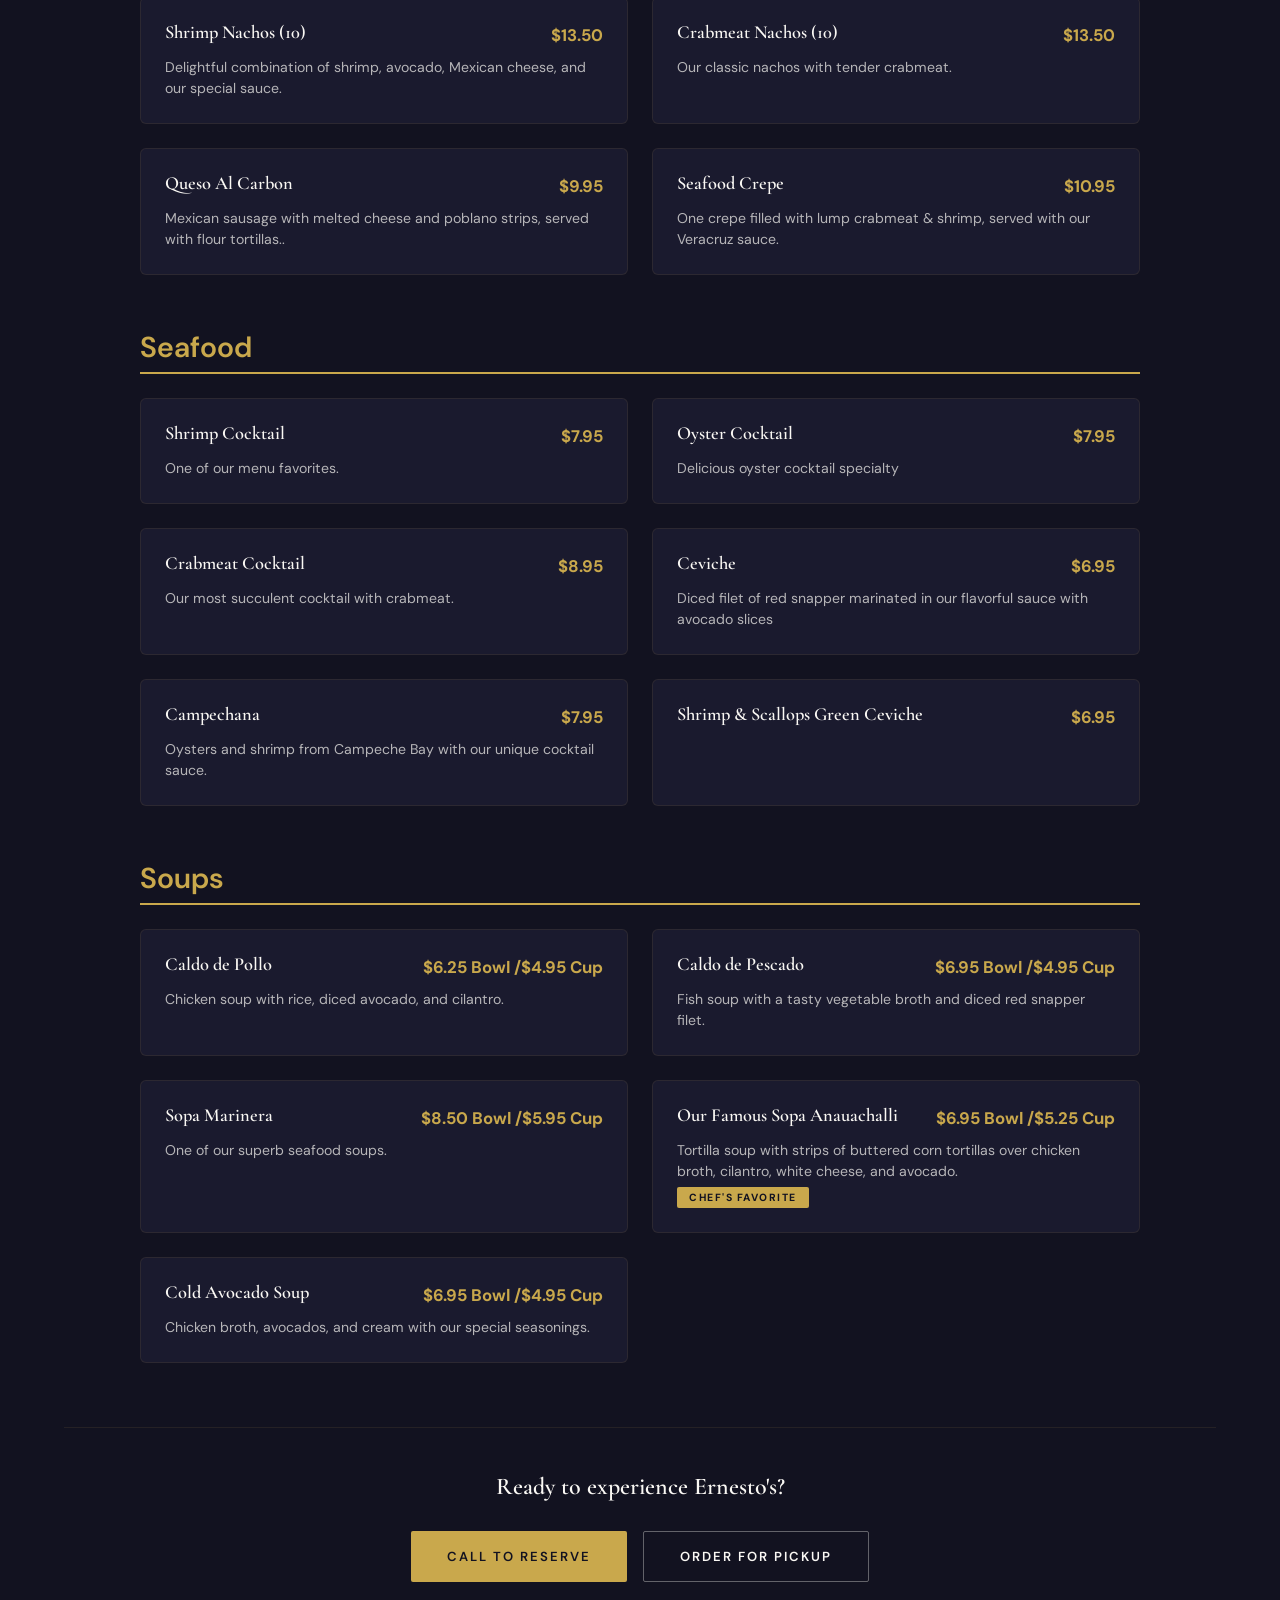
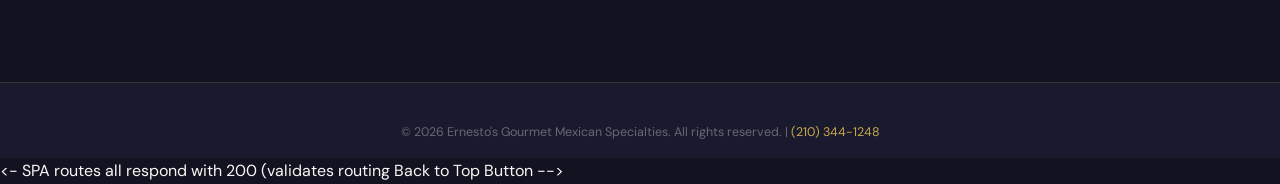
<file: menu.html>
<!DOCTYPE html>
<html lang="en">
<head>
  <meta charset="UTF-8">
  <meta name="viewport" content="width=device-width, initial-scale=1.0">
  <title>Menu — Ernesto's Gourmet Mexican & Seafood | San Antonio</title>
  <meta name="description" content="View the full menu at Ernesto's — gourmet Mexican & seafood specialties with prices. Starters, Chef Specialties, Entrées, Seafood, Bar & more. Everything made from scratch.">
  <link rel="preconnect" href="https://fonts.googleapis.com">
  <link rel="preconnect" href="https://fonts.gstatic.com" crossorigin>
  <link href="https://fonts.googleapis.com/css2?family=Cormorant+Garamond:ital,wght@0,400;0,600;0,700;1,400;1,600&family=DM+Sans:ital,wght@0,400;0,500;0,600;0,700;1,400&display=swap" rel="stylesheet">
  <!-- Favicon -->
  <link rel="icon" type="image/svg+xml" href="images/favicon.svg">
  <link rel="stylesheet" href="css/styles.css">
</head>
<body>

  <!-- Navigation -->
  <nav class="nav scrolled" id="main-nav">
    <a href="index.html" class="nav-logo"><img src="images/ernestos-logo.png" alt="Ernesto's" loading="eager"></a>
    <ul class="nav-links">
      <li><a href="index.html">Home</a></li>
      <li><a href="our-story.html">Our Story</a></li>
      <li><a href="menu.html" style="color:var(--gold)">Menu</a></li>
      <li><a href="events.html">Events</a></li>
      <li><a href="visit.html">Visit</a></li>
      <li><a href="visit.html" class="nav-cta">Call (210) 344-1248</a></li>
    </ul>
    <div class="nav-hamburger" id="nav-hamburger"><span></span><span></span><span></span></div>
  </nav>
  <div class="nav-drawer" id="nav-drawer">
    <a href="index.html">Home</a><a href="our-story.html">Our Story</a><a href="menu.html">Menu</a><a href="events.html">Events</a><a href="visit.html">Visit</a>
    <a href="tel:+12103441248" class="btn btn-gold" style="margin-top:20px;">Call to Reserve</a>
  </div>

  <!-- Page Hero -->
  <section class="page-hero page-hero-short">
    <div class="hero-bg"><img src="images/gallery-1.jpg" alt="Ernesto's gourmet seafood dish" loading="eager"></div>
    <div class="hero-overlay"></div>
    <div class="page-hero-content">
      <span class="section-label">From Our Kitchen</span>
      <h1>Our Menu</h1>
      <div class="gold-divider-center"></div>
      <p class="hero-tagline">Everything Made from Scratch · Prices Updated March 2026</p>
    </div>
  </section>

  <!-- Menu Tabs -->
  <section class="menu-page section-padding">
    <div class="container">

      <!-- Tab Navigation -->
      <div class="menu-tabs reveal">
        <button class="menu-tab active" data-tab="starters">Starters</button>
        <button class="menu-tab" data-tab="specialties">Chef Specialties</button>
        <button class="menu-tab" data-tab="entrees">Entrées & Seafood</button>
        <button class="menu-tab" data-tab="sauces">Gourmet Sauces</button>
        <button class="menu-tab" data-tab="desserts">Desserts</button>
        <button class="menu-tab" data-tab="bar">Bar</button>
      </div>

                        <!-- ========== STARTERS & SOUPS ========== -->
      <div class="menu-section active" id="tab-starters">
        <div class="menu-section-header reveal">
          <h2>Starters & Soups</h2>
          <p>Begin your meal with our house-made specialties</p>
        </div>
        <div class="menu-items">
        <h3 class="menu-subsection" style="grid-column: 1 / -1; margin-top: var(--space-md); border-bottom: 2px solid var(--gold); padding: var(--space-xs) 0; font-family: var(--font-heading); color: var(--gold); font-size: 1.8rem;">Salad</h3>
          <div class="menu-item reveal">
            <div class="menu-item-top"><h3>Special Salad</h3><span class="menu-item-price">$5.95</span></div>
            <p>Hearts of Romaine, Avocado and Tomatoes with Our Own Homemade Dressing</p>
            <span class="dish-badge" style="position:static; margin-top:8px;">Chef's Favorite</span>
          </div>
          <div class="menu-item reveal">
            <div class="menu-item-top"><h3>Hearts of Palm</h3><span class="menu-item-price">$6.95</span></div>
            <p>With House Dressing</p>
          </div>
          <div class="menu-item reveal">
            <div class="menu-item-top"><h3>Guacamole Salad</h3><span class="menu-item-price">$6.50</span></div>
            <p>Delicious expertly crafted guacamole salad</p>
            <span class="dish-badge" style="position:static; margin-top:8px;">Most Popular</span>
          </div>
          <div class="menu-item reveal">
            <div class="menu-item-top"><h3>Stuffed Avocado</h3><span class="menu-item-price">$8.95</span></div>
            <p>With Shrimp Salad</p>
          </div>
          <div class="menu-item reveal">
            <div class="menu-item-top"><h3>Crabmeat Salad Veracruz</h3><span class="menu-item-price">$9.95</span></div>
            <p>One of our favorites, a delicious gourmet crabmeat salad</p>
          </div>
          <div class="menu-item reveal">
            <div class="menu-item-top"><h3>Mixed Salad</h3><span class="menu-item-price">$7.45</span></div>
            <p>Avocado, Tomato, Hearts of Palm, Mushrooms and Special Dressing</p>
          </div>
        <h3 class="menu-subsection" style="grid-column: 1 / -1; margin-top: var(--space-md); border-bottom: 2px solid var(--gold); padding: var(--space-xs) 0; font-family: var(--font-heading); color: var(--gold); font-size: 1.8rem;">Mexican Antojitos</h3>
          <div class="menu-item reveal">
            <div class="menu-item-top"><h3>Nachos (10)</h3><span class="menu-item-price">$9.95</span></div>
            <p>With cheese, beans, and jalapenos</p>
          </div>
          <div class="menu-item reveal">
            <div class="menu-item-top"><h3>Panchitos (10)</h3><span class="menu-item-price">$10.95</span></div>
            <p>Our crispy tostadas with ground beef, guacamole, beans, cheese, and special sauce.</p>
          </div>
          <div class="menu-item reveal">
            <div class="menu-item-top"><h3>Shrimp Nachos (10)</h3><span class="menu-item-price">$13.50</span></div>
            <p>Delightful combination of shrimp, avocado, Mexican cheese, and our special sauce.</p>
          </div>
          <div class="menu-item reveal">
            <div class="menu-item-top"><h3>Crabmeat Nachos (10)</h3><span class="menu-item-price">$13.50</span></div>
            <p>Our classic nachos with tender crabmeat.</p>
          </div>
          <div class="menu-item reveal">
            <div class="menu-item-top"><h3>Queso Al Carbon</h3><span class="menu-item-price">$9.95</span></div>
            <p>Mexican sausage with melted cheese and poblano strips, served with flour tortillas..</p>
          </div>
          <div class="menu-item reveal">
            <div class="menu-item-top"><h3>Seafood Crepe</h3><span class="menu-item-price">$10.95</span></div>
            <p>One crepe filled with lump crabmeat & shrimp, served with our Veracruz sauce.</p>
          </div>
        <h3 class="menu-subsection" style="grid-column: 1 / -1; margin-top: var(--space-md); border-bottom: 2px solid var(--gold); padding: var(--space-xs) 0; font-family: var(--font-heading); color: var(--gold); font-size: 1.8rem;">Seafood</h3>
          <div class="menu-item reveal">
            <div class="menu-item-top"><h3>Shrimp Cocktail</h3><span class="menu-item-price">$7.95</span></div>
            <p>One of our menu favorites.</p>
          </div>
          <div class="menu-item reveal">
            <div class="menu-item-top"><h3>Oyster Cocktail</h3><span class="menu-item-price">$7.95</span></div>
            <p>Delicious oyster cocktail specialty</p>
          </div>
          <div class="menu-item reveal">
            <div class="menu-item-top"><h3>Crabmeat Cocktail</h3><span class="menu-item-price">$8.95</span></div>
            <p>Our most succulent cocktail with crabmeat.</p>
          </div>
          <div class="menu-item reveal">
            <div class="menu-item-top"><h3>Ceviche</h3><span class="menu-item-price">$6.95</span></div>
            <p>Diced filet of red snapper marinated in our flavorful sauce with avocado slices</p>
          </div>
          <div class="menu-item reveal">
            <div class="menu-item-top"><h3>Campechana</h3><span class="menu-item-price">$7.95</span></div>
            <p>Oysters and shrimp from Campeche Bay with our unique cocktail sauce.</p>
          </div>
          <div class="menu-item reveal">
            <div class="menu-item-top"><h3>Shrimp & Scallops Green Ceviche</h3><span class="menu-item-price">$6.95</span></div>
            
          </div>
        <h3 class="menu-subsection" style="grid-column: 1 / -1; margin-top: var(--space-md); border-bottom: 2px solid var(--gold); padding: var(--space-xs) 0; font-family: var(--font-heading); color: var(--gold); font-size: 1.8rem;">Soups</h3>
          <div class="menu-item reveal">
            <div class="menu-item-top"><h3>Caldo de Pollo</h3><span class="menu-item-price">$6.25 Bowl
                  
                    /$4.95 Cup</span></div>
            <p>Chicken soup with rice, diced avocado, and cilantro.</p>
          </div>
          <div class="menu-item reveal">
            <div class="menu-item-top"><h3>Caldo de Pescado</h3><span class="menu-item-price">$6.95 Bowl
                  
                    /$4.95 Cup</span></div>
            <p>Fish soup with a tasty vegetable broth and diced red snapper filet.</p>
          </div>
          <div class="menu-item reveal">
            <div class="menu-item-top"><h3>Sopa Marinera</h3><span class="menu-item-price">$8.50 Bowl
                  
                    /$5.95 Cup</span></div>
            <p>One of our superb seafood soups.</p>
          </div>
          <div class="menu-item reveal">
            <div class="menu-item-top"><h3>Our Famous Sopa Anauachalli</h3><span class="menu-item-price">$6.95 Bowl
                  
                    /$5.25 Cup</span></div>
            <p>Tortilla soup with strips of buttered corn tortillas over chicken broth, cilantro, white cheese, and avocado.</p>
            <span class="dish-badge" style="position:static; margin-top:8px;">Chef's Favorite</span>
          </div>
          <div class="menu-item reveal">
            <div class="menu-item-top"><h3>Cold Avocado Soup</h3><span class="menu-item-price">$6.95 Bowl
                  
                    /$4.95 Cup</span></div>
            <p>Chicken broth, avocados, and cream with our special seasonings.</p>
          </div>
        </div>
      </div>

      <!-- ========== GOURMET SAUCES ========== -->
      <div class="menu-section" id="tab-sauces">
        <div class="menu-section-header reveal">
          <h2>Gourmet Sauces</h2>
          <p>Available on any entrée — all made from scratch daily</p>
        </div>
        <div class="menu-items">
          <div class="menu-item reveal">
            <div class="menu-item-top"><h3>Mojo De Ajo</h3><span class="menu-item-price" style="font-size: 0.9rem; color: var(--cream-dim); font-weight: normal;">Ask Server</span></div>
            <p>Butter, Fresh Garlic, & Parsley</p>
          </div>
          <div class="menu-item reveal">
            <div class="menu-item-top"><h3>Mexicana</h3><span class="menu-item-price" style="font-size: 0.9rem; color: var(--cream-dim); font-weight: normal;">Ask Server</span></div>
            <p>Garlic, Tomato, Butter, Onions, & Serrano Peppers</p>
          </div>
          <div class="menu-item reveal">
            <div class="menu-item-top"><h3>Jicalime</h3><span class="menu-item-price" style="font-size: 0.9rem; color: var(--cream-dim); font-weight: normal;">Ask Server</span></div>
            <p>Jicama, Diced Lime Sauteed in Butter & Cilantro</p>
          </div>
          <div class="menu-item reveal">
            <div class="menu-item-top"><h3>Veracruz</h3><span class="menu-item-price" style="font-size: 0.9rem; color: var(--cream-dim); font-weight: normal;">Ask Server</span></div>
            <p>Capers, Olives, Tomatoes, Onions, Poblanos, Cilantro, & Butter.</p>
          </div>
          <div class="menu-item reveal">
            <div class="menu-item-top"><h3>Fresh Mushroom Sauce</h3><span class="menu-item-price" style="font-size: 0.9rem; color: var(--cream-dim); font-weight: normal;">Ask Server</span></div>
            <p>With lemon butter & parsley.</p>
          </div>
          <div class="menu-item reveal">
            <div class="menu-item-top"><h3>Espanola</h3><span class="menu-item-price" style="font-size: 0.9rem; color: var(--cream-dim); font-weight: normal;">Ask Server</span></div>
            <p>Bell Peppers, Tomato, Onion, and Parsley. (no butter)</p>
          </div>
          <div class="menu-item reveal">
            <div class="menu-item-top"><h3>Almondine</h3><span class="menu-item-price" style="font-size: 0.9rem; color: var(--cream-dim); font-weight: normal;">Ask Server</span></div>
            <p>Roasted almonds in Lemon Butter with Parsley</p>
          </div>
          <div class="menu-item reveal">
            <div class="menu-item-top"><h3>Diabla</h3><span class="menu-item-price" style="font-size: 0.9rem; color: var(--cream-dim); font-weight: normal;">Ask Server</span></div>
            <p>Chipotle Peppers, Butter, Onions, and Fresh Garlic.</p>
          </div>
          <div class="menu-item reveal">
            <div class="menu-item-top"><h3>Acapulco</h3><span class="menu-item-price" style="font-size: 0.9rem; color: var(--cream-dim); font-weight: normal;">Ask Server</span></div>
            <p>Butter, Green Onions, Pineapple, Coconut, & Orange Liquor.</p>
          </div>
        </div>
      </div>

      <!-- ========== CHEF SPECIALTIES ========== -->
      <div class="menu-section" id="tab-specialties">
        <div class="menu-section-header reveal">
          <h2>Chef Specialties</h2>
          <p>Signature creations featuring Ernesto's French-Mexican fusion</p>
        </div>
        <div class="menu-items">
          <div class="menu-item reveal">
            <div class="menu-item-top"><h3>Shrimp & Lobster Grill</h3><span class="menu-item-price" style="font-size: 0.9rem; color: var(--cream-dim); font-weight: normal;">Ask Server</span></div>
            <p>Market Prices...</p>
          </div>
          <div class="menu-item reveal">
            <div class="menu-item-top"><h3>Special Combination Plate</h3><span class="menu-item-price">$29.95</span></div>
            <p>Grilled shrimp, broiled lobster, and baked snapper stuffed with lump crabmeat.</p>
            <span class="dish-badge" style="position:static; margin-top:8px;">Chef's Favorite</span>
          </div>
          <div class="menu-item reveal">
            <div class="menu-item-top"><h3>Jaiba Gratinada A La Mexicana</h3><span class="menu-item-price">$19.95</span></div>
            <p>The flavor of Jerez and real Mexican cheese with our selected condiment blend. This crabmeat selection served with broiled tomato.</p>
          </div>
          <div class="menu-item reveal">
            <div class="menu-item-top"><h3>Grilled Cod Filet</h3><span class="menu-item-price">$15.95</span></div>
            
          </div>
          <div class="menu-item reveal">
            <div class="menu-item-top"><h3>Camarones a La Plancha</h3><span class="menu-item-price">$22.95</span></div>
            <p>Six grilled jumbo shrimp</p>
          </div>
          <div class="menu-item reveal">
            <div class="menu-item-top"><h3>Steak San Antonio</h3><span class="menu-item-price">$25.95</span></div>
            <p>A South of the border specialty with beef tenderloin with an avocado butter sauce. Served with green chicken enchiladas, rice, and beans.</p>
          </div>
          <div class="menu-item reveal">
            <div class="menu-item-top"><h3>Crabmeat & Shrimp Veracruz</h3><span class="menu-item-price">$25.95</span></div>
            <p>Combination of lump crabmeat au Gratin with Mexican cheese, mushrooms, and grilled shrimp with our Veracruz sauce. Served with rice and broiled tomato.</p>
          </div>
          <div class="menu-item reveal">
            <div class="menu-item-top"><h3>Baked Red Snapper Filet</h3><span class="menu-item-price">$26.95</span></div>
            <p>Stuffed with crabmeat au Sherry</p>
          </div>
          <div class="menu-item reveal">
            <div class="menu-item-top"><h3>Grilled Red Snapper Filet</h3><span class="menu-item-price">$21.95</span></div>
            
          </div>
          <div class="menu-item reveal">
            <div class="menu-item-top"><h3>Kabob Acapulco</h3><span class="menu-item-price">$25.95</span></div>
            <p>A grilled brochette which combines shrimp, beef tenderloin, and chicken breast in a butter sauce that blends the flavors of green onions, pineapple, coconut, and orange liquor. Companio grilled golden orange & white rice.</p>
          </div>
        </div>
      </div>

      <!-- ========== ENTRÉES & SEAFOOD ========== -->
      <div class="menu-section" id="tab-entrees">
        <div class="menu-section-header reveal">
          <h2>Entrées & Seafood</h2>
          <p>Classic Mexican favorites and fresh Gulf seafood</p>
        </div>
        <div class="menu-items">
        <h3 class="menu-subsection" style="grid-column: 1 / -1; margin-top: var(--space-md); border-bottom: 2px solid var(--gold); padding: var(--space-xs) 0; font-family: var(--font-heading); color: var(--gold); font-size: 1.8rem;">Menu Mexicana</h3>
          <div class="menu-item reveal">
            <div class="menu-item-top"><h3>Super Taco Plate (3)</h3><span class="menu-item-price">$13.95</span></div>
            <p>Charcoaled tender beef or chick fajita, served with guacamole salad, beans, and Pico de Gallo.</p>
          </div>
          <div class="menu-item reveal">
            <div class="menu-item-top"><h3>Enchiladas A La Ernesto (3)</h3><span class="menu-item-price">$11.95</span></div>
            <p>Filled with white Mexican cheese, diced potatoes, and a special sauce consisting of tomatoes, onions, and bell peppers. Served with rice and beans.</p>
          </div>
          <div class="menu-item reveal">
            <div class="menu-item-top"><h3>Flautas de Pollo (3)</h3><span class="menu-item-price">$11.95</span></div>
            <p>Chicken fills this crispy rolled tortilla with a topping of Mexican cheese, guacamole, and sour cream. Served with rice and beans.</p>
          </div>
          <div class="menu-item reveal">
            <div class="menu-item-top"><h3>Green Chicken Enchiladas (3)</h3><span class="menu-item-price">$11.95</span></div>
            <p>Delicious green enchiladas covered with a green tomatillo sauce, white cheese, and sour cream. Served with guacamole salad.</p>
          </div>
          <div class="menu-item reveal">
            <div class="menu-item-top"><h3>Mexican Plate</h3><span class="menu-item-price">$12.95</span></div>
            <p>Two cheese enchiladas and a beef taco with rice, beans, and guacamole.</p>
          </div>
          <div class="menu-item reveal">
            <div class="menu-item-top"><h3>Steak Monterrey</h3><span class="menu-item-price">$25.95</span></div>
            <p>Tender 8 oz Cut of Choice Beef Tenderloin with our Mexicana sauce, white rice, broiled tomato, and guacamole.</p>
          </div>
          <div class="menu-item reveal">
            <div class="menu-item-top"><h3>Shrimp Enchiladas (3)</h3><span class="menu-item-price">$15.95</span></div>
            <p>Shrimp enchiladas served with rice, beans, and one of our gourmet butter sauces.</p>
          </div>
        <h3 class="menu-subsection" style="grid-column: 1 / -1; margin-top: var(--space-md); border-bottom: 2px solid var(--gold); padding: var(--space-xs) 0; font-family: var(--font-heading); color: var(--gold); font-size: 1.8rem;">Neptune's Kabobs</h3>
          <div class="menu-item reveal">
            <div class="menu-item-top"><h3>Oysters</h3><span class="menu-item-price">$16.95</span></div>
            
          </div>
          <div class="menu-item reveal">
            <div class="menu-item-top"><h3>Oysters & Shrimp</h3><span class="menu-item-price">$19.95</span></div>
            
          </div>
          <div class="menu-item reveal">
            <div class="menu-item-top"><h3>Shrimp & Scallops</h3><span class="menu-item-price">$19.95</span></div>
            
          </div>
          <div class="menu-item reveal">
            <div class="menu-item-top"><h3>Oysters, Shrimp, Scallops, & Lobster</h3><span class="menu-item-price">$28.95</span></div>
            
          </div>
          <div class="menu-item reveal">
            <div class="menu-item-top"><h3>Oysters & Scallops</h3><span class="menu-item-price">$18.95</span></div>
            
          </div>
          <div class="menu-item reveal">
            <div class="menu-item-top"><h3>Breast of Chicken</h3><span class="menu-item-price">$15.95</span></div>
            
          </div>
          <div class="menu-item reveal">
            <div class="menu-item-top"><h3>Beef Tenderloin</h3><span class="menu-item-price">$25.95</span></div>
            
          </div>
          <div class="menu-item reveal">
            <div class="menu-item-top"><h3>Beef Tenderloin & Chicken Breast</h3><span class="menu-item-price">$24.95</span></div>
            
          </div>
          <div class="menu-item reveal">
            <div class="menu-item-top"><h3>Mixed Grill Mexicana</h3><span class="menu-item-price">$32.95</span></div>
            <p>Jumbo shrimp and oyster brochette with lobster tail, red snapper, and a beef tenderloin covered with charcoaled onions and poblano strips. Served with white rice, broiled tomato, and served with Mexicana sauce.</p>
          </div>
          <div class="menu-item reveal">
            <div class="menu-item-top"><h3>Ernesto's Special</h3><span class="menu-item-price">$32.95</span></div>
            <p>Grilled shrimp, broiled lobster, and baked red snapper stuffed with crabmeat, grilled oyster brochette and your selection of one of our special sauces.</p>
            <span class="dish-badge" style="position:static; margin-top:8px;">Chef's Favorite</span>
          </div>
        <h3 class="menu-subsection" style="grid-column: 1 / -1; margin-top: var(--space-md); border-bottom: 2px solid var(--gold); padding: var(--space-xs) 0; font-family: var(--font-heading); color: var(--gold); font-size: 1.8rem;">Fried Seafood</h3>
          <div class="menu-item reveal">
            <div class="menu-item-top"><h3>Fish Plate</h3><span class="menu-item-price">$11.95</span></div>
            <p>Three fish filets</p>
          </div>
          <div class="menu-item reveal">
            <div class="menu-item-top"><h3>Combo Special</h3><span class="menu-item-price">$12.95</span></div>
            <p>One fish filet with your choice of two shrimp or two oysters.</p>
            <span class="dish-badge" style="position:static; margin-top:8px;">Chef's Favorite</span>
          </div>
          <div class="menu-item reveal">
            <div class="menu-item-top"><h3>Our Famous Fried Oysters</h3><span class="menu-item-price">$16.95</span></div>
            <p>Generous portion of our famous fried oysters.</p>
            <span class="dish-badge" style="position:static; margin-top:8px;">Chef's Favorite</span>
          </div>
          <div class="menu-item reveal">
            <div class="menu-item-top"><h3>The Sailor</h3><span class="menu-item-price">$15.95</span></div>
            <p>One stuffed crab, one fried oyster, one fried jumbo shrimp, and one stuffed jumbo shrimp.</p>
          </div>
          <div class="menu-item reveal">
            <div class="menu-item-top"><h3>Fried Scallops</h3><span class="menu-item-price">$12.95</span></div>
            <p>Delicious crispy fried scallops</p>
          </div>
          <div class="menu-item reveal">
            <div class="menu-item-top"><h3>Jumbo Fried Shrimp</h3><span class="menu-item-price">$14.95</span></div>
            <p>Six tender, crispy, jumbo fried shrimp.</p>
          </div>
          <div class="menu-item reveal">
            <div class="menu-item-top"><h3>The Seafood Platter</h3><span class="menu-item-price">$16.95</span></div>
            <p>One fish filet, two oysters, and two jumbo shrimp.</p>
          </div>
          <div class="menu-item reveal">
            <div class="menu-item-top"><h3>Shrimp Dinner Combination</h3><span class="menu-item-price">$15.95</span></div>
            <p>Three jumbo fried shrimp and two crabmeat stuffed jumbo shrimp.</p>
          </div>
          <div class="menu-item reveal">
            <div class="menu-item-top"><h3>Crabmeat Stuffed Shrimp</h3><span class="menu-item-price">$16.95</span></div>
            <p>Five delicious crabmeat stuffed shrimp.</p>
          </div>
        </div>
      </div>

      <!-- ========== DESSERTS ========== -->
      <div class="menu-section" id="tab-desserts">
        <div class="menu-section-header reveal">
          <h2>Desserts</h2>
          <p>The perfect ending — house-made sweets</p>
        </div>
        <div class="menu-items">
          <div class="menu-item reveal">
            <div class="menu-item-top"><h3>Mango Ice Cream</h3><span class="menu-item-price">$5.95</span></div>
            <p>Served with mango sauce</p>
          </div>
          <div class="menu-item reveal">
            <div class="menu-item-top"><h3>Cinnamon Ice Cream</h3><span class="menu-item-price">$6.00</span></div>
            
          </div>
          <div class="menu-item reveal">
            <div class="menu-item-top"><h3>Vanilla Ice Cream</h3><span class="menu-item-price">$5.95</span></div>
            <p>Served with praline sauce and roasted almonds.</p>
          </div>
          <div class="menu-item reveal">
            <div class="menu-item-top"><h3>Coconut Caramel Flan</h3><span class="menu-item-price">$6.00</span></div>
            <p>Custard (flan)</p>
          </div>
          <div class="menu-item reveal">
            <div class="menu-item-top"><h3>Crepes with Cajeta & Cognac Brandy</h3><span class="menu-item-price">$8.00</span></div>
            <p>Creamy Praline and Pecans flavored with Cognac filled with this superb selection.</p>
          </div>
          <div class="menu-item reveal">
            <div class="menu-item-top"><h3>Tres Leches Cake</h3><span class="menu-item-price">$8.00</span></div>
            
            <span class="dish-badge" style="position:static; margin-top:8px;">Most Popular</span>
          </div>
          <div class="menu-item reveal">
            <div class="menu-item-top"><h3>Dark Chocolate Mousse</h3><span class="menu-item-price">$8.00</span></div>
            <p>With almonds and praline sauce.</p>
          </div>
        </div>
      </div>

      <!-- ========== BAR & COCKTAILS ========== -->
      <div class="menu-section" id="tab-bar">
        <div class="menu-section-header reveal">
          <h2>Bar & Cocktails</h2>
          <p>Handcrafted cocktails, wines from the Captain's List, and Mexican beers</p>
        </div>
        <div class="menu-items">
        <h3 class="menu-subsection" style="grid-column: 1 / -1; margin-top: var(--space-md); border-bottom: 2px solid var(--gold); padding: var(--space-xs) 0; font-family: var(--font-heading); color: var(--gold); font-size: 1.8rem;">Drinks</h3>
          <div class="menu-item reveal">
            <div class="menu-item-top"><h3>Coffee, Reg or Decaf</h3><span class="menu-item-price">$3.00</span></div>
            
          </div>
          <div class="menu-item reveal">
            <div class="menu-item-top"><h3>Milk</h3><span class="menu-item-price">$3.00</span></div>
            
          </div>
          <div class="menu-item reveal">
            <div class="menu-item-top"><h3>Unsweet Ice Tea</h3><span class="menu-item-price">$3.00</span></div>
            
          </div>
          <div class="menu-item reveal">
            <div class="menu-item-top"><h3>Hot Tea</h3><span class="menu-item-price">$3.50</span></div>
            
          </div>
          <div class="menu-item reveal">
            <div class="menu-item-top"><h3>Espresso</h3><span class="menu-item-price">$4.95</span></div>
            
          </div>
          <div class="menu-item reveal">
            <div class="menu-item-top"><h3>Cappuccino</h3><span class="menu-item-price">$5.75</span></div>
            
          </div>
          <div class="menu-item reveal">
            <div class="menu-item-top"><h3>Perrier Water</h3><span class="menu-item-price">$3.50</span></div>
            
          </div>
          <div class="menu-item reveal">
            <div class="menu-item-top"><h3>Pellegrino Water</h3><span class="menu-item-price">$3.50</span></div>
            
          </div>
          <div class="menu-item reveal">
            <div class="menu-item-top"><h3>Soft Drinks</h3><span class="menu-item-price">$3.00</span></div>
            <p>(Coke, Diet Coke, 7 Up, Dr. Pepper)</p>
          </div>
        <h3 class="menu-subsection" style="grid-column: 1 / -1; margin-top: var(--space-md); border-bottom: 2px solid var(--gold); padding: var(--space-xs) 0; font-family: var(--font-heading); color: var(--gold); font-size: 1.8rem;">Ernesto's Captain's List</h3>
          <div class="menu-item reveal">
            <div class="menu-item-top"><h3>Sauvion Sancerre, France</h3><span class="menu-item-price" style="font-size: 0.9rem; color: var(--cream-dim); font-weight: normal;">Ask Server</span></div>
            
          </div>
          <div class="menu-item reveal">
            <div class="menu-item-top"><h3>Latour Pouilly Fuisse, Burgundy, France</h3><span class="menu-item-price" style="font-size: 0.9rem; color: var(--cream-dim); font-weight: normal;">Ask Server</span></div>
            
          </div>
          <div class="menu-item reveal">
            <div class="menu-item-top"><h3>The Prisoner Chardonnay, California</h3><span class="menu-item-price" style="font-size: 0.9rem; color: var(--cream-dim); font-weight: normal;">Ask Server</span></div>
            
          </div>
          <div class="menu-item reveal">
            <div class="menu-item-top"><h3>Louis Latour Chassagne Montrachet, France</h3><span class="menu-item-price" style="font-size: 0.9rem; color: var(--cream-dim); font-weight: normal;">Ask Server</span></div>
            
          </div>
          <div class="menu-item reveal">
            <div class="menu-item-top"><h3>Chateau de la Chaize Brouilly, France</h3><span class="menu-item-price" style="font-size: 0.9rem; color: var(--cream-dim); font-weight: normal;">Ask Server</span></div>
            
          </div>
          <div class="menu-item reveal">
            <div class="menu-item-top"><h3>Chateau de Pez, Saint Estephe, France</h3><span class="menu-item-price" style="font-size: 0.9rem; color: var(--cream-dim); font-weight: normal;">Ask Server</span></div>
            
          </div>
          <div class="menu-item reveal">
            <div class="menu-item-top"><h3>The Calling Pinot Noir, Monterey, California</h3><span class="menu-item-price" style="font-size: 0.9rem; color: var(--cream-dim); font-weight: normal;">Ask Server</span></div>
            
          </div>
          <div class="menu-item reveal">
            <div class="menu-item-top"><h3>Louis Latour Corton-Charlemagne Grand Cru</h3><span class="menu-item-price" style="font-size: 0.9rem; color: var(--cream-dim); font-weight: normal;">Ask Server</span></div>
            
          </div>
          <div class="menu-item reveal">
            <div class="menu-item-top"><h3>Moet & Chandon Imperial</h3><span class="menu-item-price" style="font-size: 0.9rem; color: var(--cream-dim); font-weight: normal;">Ask Server</span></div>
            
          </div>
          <div class="menu-item reveal">
            <div class="menu-item-top"><h3>Dom Perignon</h3><span class="menu-item-price" style="font-size: 0.9rem; color: var(--cream-dim); font-weight: normal;">Ask Server</span></div>
            
          </div>
          <div class="menu-item reveal">
            <div class="menu-item-top"><h3>Louis Roederer Brut Premier</h3><span class="menu-item-price" style="font-size: 0.9rem; color: var(--cream-dim); font-weight: normal;">Ask Server</span></div>
            
          </div>
        <h3 class="menu-subsection" style="grid-column: 1 / -1; margin-top: var(--space-md); border-bottom: 2px solid var(--gold); padding: var(--space-xs) 0; font-family: var(--font-heading); color: var(--gold); font-size: 1.8rem;">Wines & Cocktails</h3>
          <div class="menu-item reveal">
            <div class="menu-item-top"><h3>Vouvray, B&G, Loire, France</h3><span class="menu-item-price" style="font-size: 0.9rem; color: var(--cream-dim); font-weight: normal;">Ask Server</span></div>
            <p>Light, fruity, slight crackle with a clean finish.</p>
          </div>
          <div class="menu-item reveal">
            <div class="menu-item-top"><h3>Pinot Grigio, MezzaCorona, Italy</h3><span class="menu-item-price" style="font-size: 0.9rem; color: var(--cream-dim); font-weight: normal;">Ask Server</span></div>
            <p>Bright notes of peach and citrus with a light floral bouquet.</p>
          </div>
          <div class="menu-item reveal">
            <div class="menu-item-top"><h3>Marques de Riscal Verdejo, Rueda, Spain</h3><span class="menu-item-price" style="font-size: 0.9rem; color: var(--cream-dim); font-weight: normal;">Ask Server</span></div>
            <p>Highly aromatic with tropical fruits and hints of fennel and fresh grass.</p>
          </div>
          <div class="menu-item reveal">
            <div class="menu-item-top"><h3>Piesporter Kabinett Riesling, Bergmann, Germany</h3><span class="menu-item-price" style="font-size: 0.9rem; color: var(--cream-dim); font-weight: normal;">Ask Server</span></div>
            <p>Rich aromas of lime, followed by a bouquet of pear, nectar, & honey.</p>
          </div>
          <div class="menu-item reveal">
            <div class="menu-item-top"><h3>Sauvignon Blanc, Josh Cellars, California</h3><span class="menu-item-price" style="font-size: 0.9rem; color: var(--cream-dim); font-weight: normal;">Ask Server</span></div>
            <p>Bright citrus and tropical fruit with hints of dried herbs and a crispy, juicy finish.</p>
          </div>
          <div class="menu-item reveal">
            <div class="menu-item-top"><h3>Sauvignon Blanc, Kim Crawford, Marlborough, New Zealand</h3><span class="menu-item-price" style="font-size: 0.9rem; color: var(--cream-dim); font-weight: normal;">Ask Server</span></div>
            <p>A bouquet of citrus and tropical fruits backed by characteristic herbaceous notes.</p>
          </div>
          <div class="menu-item reveal">
            <div class="menu-item-top"><h3>Chardonnay, Rodney Strong, Sonoma, California</h3><span class="menu-item-price" style="font-size: 0.9rem; color: var(--cream-dim); font-weight: normal;">Ask Server</span></div>
            <p>Elegant fullness and creamy texture with flavors of golden pear, vanilla, Meyer lemon, and a hint of mineralogy.</p>
          </div>
          <div class="menu-item reveal">
            <div class="menu-item-top"><h3>Chardonnay, J. Lohr, California</h3><span class="menu-item-price" style="font-size: 0.9rem; color: var(--cream-dim); font-weight: normal;">Ask Server</span></div>
            <p>An array of pear, apple, citrus, & tropical fruit aromas.</p>
          </div>
          <div class="menu-item reveal">
            <div class="menu-item-top"><h3>Cave de Lugny Macon Villages, Burgundy, France</h3><span class="menu-item-price" style="font-size: 0.9rem; color: var(--cream-dim); font-weight: normal;">Ask Server</span></div>
            <p>Fresh and intense with notes of citrus, white flowers, & honey.</p>
          </div>
          <div class="menu-item reveal">
            <div class="menu-item-top"><h3>White Zinfandel, Woodbridge, California</h3><span class="menu-item-price" style="font-size: 0.9rem; color: var(--cream-dim); font-weight: normal;">Ask Server</span></div>
            <p>Enchanting sweet aromas of strawberry, watermelon, & red cherries, with a hint of white pepper.</p>
          </div>
          <div class="menu-item reveal">
            <div class="menu-item-top"><h3>Moscato, Canyon Road, California</h3><span class="menu-item-price" style="font-size: 0.9rem; color: var(--cream-dim); font-weight: normal;">Ask Server</span></div>
            <p>Inviting notes of peaches and honey, followed by lusciously sweet flavors of ripe pears, & lemons.</p>
          </div>
          <div class="menu-item reveal">
            <div class="menu-item-top"><h3>Cabernet Sauvignon, Alamos, Argentina</h3><span class="menu-item-price" style="font-size: 0.9rem; color: var(--cream-dim); font-weight: normal;">Ask Server</span></div>
            <p>Intense and concentrated nose of red berry fruit mixed with touches of cedar, mint, & sweet spice.</p>
          </div>
          <div class="menu-item reveal">
            <div class="menu-item-top"><h3>Merlot, Robert Mondavi Private Select, California</h3><span class="menu-item-price" style="font-size: 0.9rem; color: var(--cream-dim); font-weight: normal;">Ask Server</span></div>
            <p>Aromas of smooth cherry, plum, and strawberry with hints of cedar, black olive, & spice.</p>
          </div>
          <div class="menu-item reveal">
            <div class="menu-item-top"><h3>Beaujolais Villages, Georges DuBoeuf, Burgundy, France</h3><span class="menu-item-price" style="font-size: 0.9rem; color: var(--cream-dim); font-weight: normal;">Ask Server</span></div>
            <p>From the King of Beaujolais. Light, fruity, & easy to drink.</p>
          </div>
          <div class="menu-item reveal">
            <div class="menu-item-top"><h3>Pinot Noir, Robert Mondavi Private Select, California</h3><span class="menu-item-price" style="font-size: 0.9rem; color: var(--cream-dim); font-weight: normal;">Ask Server</span></div>
            <p>Medium body with flavors of ripe, red cherries and violets with hints of vanilla, & Asian spice.</p>
          </div>
          <div class="menu-item reveal">
            <div class="menu-item-top"><h3>Chianti, Da Vinci, Tuscany, Italy</h3><span class="menu-item-price" style="font-size: 0.9rem; color: var(--cream-dim); font-weight: normal;">Ask Server</span></div>
            <p>Delicious nots of ripe plums, cherries, fresh red fruit with the characteristic pepper note finish.</p>
          </div>
          <div class="menu-item reveal">
            <div class="menu-item-top"><h3>Syrah, J Lohr, California</h3><span class="menu-item-price" style="font-size: 0.9rem; color: var(--cream-dim); font-weight: normal;">Ask Server</span></div>
            <p>Rich, ripe aromas of blueberry and black tea are framed with a bouquet of chestnut and bolstered by flavors of blackberry & boysenberry.</p>
          </div>
          <div class="menu-item reveal">
            <div class="menu-item-top"><h3>Cabernet Sauvignon, Cellar No. 8, California</h3><span class="menu-item-price" style="font-size: 0.9rem; color: var(--cream-dim); font-weight: normal;">Ask Server</span></div>
            <p>Rich ruby color with a rich cherry aroma. A great wine from a great winery.</p>
          </div>
          <div class="menu-item reveal">
            <div class="menu-item-top"><h3>Mouton Cadet Heritage, Bordeaux, France</h3><span class="menu-item-price" style="font-size: 0.9rem; color: var(--cream-dim); font-weight: normal;">Ask Server</span></div>
            <p>From the famed Baron Philippe Rothschild, this wine offers big blackberry and dark cherry fruits accented by notes of baking spice and coffee.</p>
          </div>
          <div class="menu-item reveal">
            <div class="menu-item-top"><h3>Marques de Riscal Riserva, Rioja, Spain</h3><span class="menu-item-price" style="font-size: 0.9rem; color: var(--cream-dim); font-weight: normal;">Ask Server</span></div>
            <p>A deep, complex win with aromas of vanilla and flavors of black cherry and spice.</p>
          </div>
          <div class="menu-item reveal">
            <div class="menu-item-top"><h3>Freixenet Carta Nevada Brut, Spain</h3><span class="menu-item-price" style="font-size: 0.9rem; color: var(--cream-dim); font-weight: normal;">Ask Server</span></div>
            <p>Dry, crisp, & festive.</p>
          </div>
          <div class="menu-item reveal">
            <div class="menu-item-top"><h3>LaMarca Prosecco, Italy</h3><span class="menu-item-price" style="font-size: 0.9rem; color: var(--cream-dim); font-weight: normal;">Ask Server</span></div>
            <p>Aromas of fresh citrus, honey, & white flowers with green apple and grapefruit flavors.</p>
          </div>
          <div class="menu-item reveal">
            <div class="menu-item-top"><h3>Chandon Brut Reserve, California</h3><span class="menu-item-price" style="font-size: 0.9rem; color: var(--cream-dim); font-weight: normal;">Ask Server</span></div>
            <p>Clean, very rich, & appealing.</p>
          </div>
          <div class="menu-item reveal">
            <div class="menu-item-top"><h3>Esteban's</h3><span class="menu-item-price" style="font-size: 0.9rem; color: var(--cream-dim); font-weight: normal;">Ask Server</span></div>
            <p>Tito's Handmade Vodka, Malibu Rum, Grenadine, Cranberry Juice.</p>
          </div>
          <div class="menu-item reveal">
            <div class="menu-item-top"><h3>Ernesto's Old Fashioned</h3><span class="menu-item-price" style="font-size: 0.9rem; color: var(--cream-dim); font-weight: normal;">Ask Server</span></div>
            <p>Maker's Mark bourbon, Angostura Bitters, Simple Syrup.</p>
          </div>
          <div class="menu-item reveal">
            <div class="menu-item-top"><h3>Cosmopolitan</h3><span class="menu-item-price" style="font-size: 0.9rem; color: var(--cream-dim); font-weight: normal;">Ask Server</span></div>
            <p>Tito's Handmade Vodka, Cointreau, Fresh Lime Juice, Cranberry Juice, & Lemon Twist.</p>
          </div>
          <div class="menu-item reveal">
            <div class="menu-item-top"><h3>Paloma</h3><span class="menu-item-price" style="font-size: 0.9rem; color: var(--cream-dim); font-weight: normal;">Ask Server</span></div>
            <p>Hornitos Plata Tequila, 100% Agave, Fresh Lime Juice, Grapefruit Juice, & Salted Rim.</p>
          </div>
          <div class="menu-item reveal">
            <div class="menu-item-top"><h3>Manhattan</h3><span class="menu-item-price" style="font-size: 0.9rem; color: var(--cream-dim); font-weight: normal;">Ask Server</span></div>
            <p>Jim Beam Black Whiskey, Angostura Bitters, Sweet Vermouth.</p>
          </div>
          <div class="menu-item reveal">
            <div class="menu-item-top"><h3>Ernesto's Mojito</h3><span class="menu-item-price" style="font-size: 0.9rem; color: var(--cream-dim); font-weight: normal;">Ask Server</span></div>
            <p>Cruzan Rum, Mint Leaves, Simple Syrup, Fresh Lime Juice, & Club Soda.</p>
            <span class="dish-badge" style="position:static; margin-top:8px;">Most Popular</span>
          </div>
          <div class="menu-item reveal">
            <div class="menu-item-top"><h3>Golden Margarita</h3><span class="menu-item-price" style="font-size: 0.9rem; color: var(--cream-dim); font-weight: normal;">Ask Server</span></div>
            <p>Espolon Silver Tequila, Grand Mariner, Blue Agave Nectar, Fresh Lime Juice.</p>
            <span class="dish-badge" style="position:static; margin-top:8px;">Most Popular</span>
          </div>
          <div class="menu-item reveal">
            <div class="menu-item-top"><h3>Ernesto's Coffee</h3><span class="menu-item-price" style="font-size: 0.9rem; color: var(--cream-dim); font-weight: normal;">Ask Server</span></div>
            <p>Patron Silver, Kahlua, Ernesto's own blend of coffee with cinnamon and cream.</p>
          </div>
          <div class="menu-item reveal">
            <div class="menu-item-top"><h3>Whiskey Sour</h3><span class="menu-item-price" style="font-size: 0.9rem; color: var(--cream-dim); font-weight: normal;">Ask Server</span></div>
            <p>Redemption Bourbon, Fresh Lime & Lemon Juice.</p>
          </div>
          <div class="menu-item reveal">
            <div class="menu-item-top"><h3>Long Island Ice Tea</h3><span class="menu-item-price" style="font-size: 0.9rem; color: var(--cream-dim); font-weight: normal;">Ask Server</span></div>
            <p>Gray Goose Vodka, Hornitos Plata Tequila, Cruzan Rum, Gray Whale Gin, Triple sec and a dash of Cola.</p>
          </div>
          <div class="menu-item reveal">
            <div class="menu-item-top"><h3>Sangria</h3><span class="menu-item-price" style="font-size: 0.9rem; color: var(--cream-dim); font-weight: normal;">Ask Server</span></div>
            <p>Natural Fruit Infused Wine</p>
          </div>
        <h3 class="menu-subsection" style="grid-column: 1 / -1; margin-top: var(--space-md); border-bottom: 2px solid var(--gold); padding: var(--space-xs) 0; font-family: var(--font-heading); color: var(--gold); font-size: 1.8rem;">Beer & Specialties</h3>
          <div class="menu-item reveal">
            <div class="menu-item-top"><h3>Bohemia</h3><span class="menu-item-price" style="font-size: 0.9rem; color: var(--cream-dim); font-weight: normal;">Ask Server</span></div>
            
          </div>
          <div class="menu-item reveal">
            <div class="menu-item-top"><h3>Corona</h3><span class="menu-item-price" style="font-size: 0.9rem; color: var(--cream-dim); font-weight: normal;">Ask Server</span></div>
            
          </div>
          <div class="menu-item reveal">
            <div class="menu-item-top"><h3>Dos XX Amber</h3><span class="menu-item-price" style="font-size: 0.9rem; color: var(--cream-dim); font-weight: normal;">Ask Server</span></div>
            
          </div>
          <div class="menu-item reveal">
            <div class="menu-item-top"><h3>Dos XX Lager</h3><span class="menu-item-price" style="font-size: 0.9rem; color: var(--cream-dim); font-weight: normal;">Ask Server</span></div>
            
          </div>
          <div class="menu-item reveal">
            <div class="menu-item-top"><h3>Heineken</h3><span class="menu-item-price" style="font-size: 0.9rem; color: var(--cream-dim); font-weight: normal;">Ask Server</span></div>
            
          </div>
          <div class="menu-item reveal">
            <div class="menu-item-top"><h3>Modelo Especial</h3><span class="menu-item-price" style="font-size: 0.9rem; color: var(--cream-dim); font-weight: normal;">Ask Server</span></div>
            
          </div>
          <div class="menu-item reveal">
            <div class="menu-item-top"><h3>Negra Modelo</h3><span class="menu-item-price" style="font-size: 0.9rem; color: var(--cream-dim); font-weight: normal;">Ask Server</span></div>
            
          </div>
          <div class="menu-item reveal">
            <div class="menu-item-top"><h3>Pacifico</h3><span class="menu-item-price" style="font-size: 0.9rem; color: var(--cream-dim); font-weight: normal;">Ask Server</span></div>
            
          </div>
          <div class="menu-item reveal">
            <div class="menu-item-top"><h3>Sol</h3><span class="menu-item-price" style="font-size: 0.9rem; color: var(--cream-dim); font-weight: normal;">Ask Server</span></div>
            
          </div>
          <div class="menu-item reveal">
            <div class="menu-item-top"><h3>Tecate</h3><span class="menu-item-price" style="font-size: 0.9rem; color: var(--cream-dim); font-weight: normal;">Ask Server</span></div>
            
          </div>
          <div class="menu-item reveal">
            <div class="menu-item-top"><h3>Budweiser</h3><span class="menu-item-price" style="font-size: 0.9rem; color: var(--cream-dim); font-weight: normal;">Ask Server</span></div>
            
          </div>
          <div class="menu-item reveal">
            <div class="menu-item-top"><h3>Bud Light</h3><span class="menu-item-price" style="font-size: 0.9rem; color: var(--cream-dim); font-weight: normal;">Ask Server</span></div>
            
          </div>
          <div class="menu-item reveal">
            <div class="menu-item-top"><h3>Coors Light</h3><span class="menu-item-price" style="font-size: 0.9rem; color: var(--cream-dim); font-weight: normal;">Ask Server</span></div>
            
          </div>
          <div class="menu-item reveal">
            <div class="menu-item-top"><h3>Miller Lite</h3><span class="menu-item-price" style="font-size: 0.9rem; color: var(--cream-dim); font-weight: normal;">Ask Server</span></div>
            
          </div>
          <div class="menu-item reveal">
            <div class="menu-item-top"><h3>O'Doul's (non-alcoholic)</h3><span class="menu-item-price" style="font-size: 0.9rem; color: var(--cream-dim); font-weight: normal;">Ask Server</span></div>
            
          </div>
          <div class="menu-item reveal">
            <div class="menu-item-top"><h3>Shiner Bock</h3><span class="menu-item-price" style="font-size: 0.9rem; color: var(--cream-dim); font-weight: normal;">Ask Server</span></div>
            
          </div>
          <div class="menu-item reveal">
            <div class="menu-item-top"><h3>Sandeman Ruby Port</h3><span class="menu-item-price" style="font-size: 0.9rem; color: var(--cream-dim); font-weight: normal;">Ask Server</span></div>
            
          </div>
          <div class="menu-item reveal">
            <div class="menu-item-top"><h3>Cardenal Mendoza</h3><span class="menu-item-price" style="font-size: 0.9rem; color: var(--cream-dim); font-weight: normal;">Ask Server</span></div>
            
          </div>
          <div class="menu-item reveal">
            <div class="menu-item-top"><h3>Courvoisier V.S.</h3><span class="menu-item-price" style="font-size: 0.9rem; color: var(--cream-dim); font-weight: normal;">Ask Server</span></div>
            
          </div>
          <div class="menu-item reveal">
            <div class="menu-item-top"><h3>Hennessy X.O</h3><span class="menu-item-price" style="font-size: 0.9rem; color: var(--cream-dim); font-weight: normal;">Ask Server</span></div>
            
          </div>
          <div class="menu-item reveal">
            <div class="menu-item-top"><h3>Cafe ala Ernesto</h3><span class="menu-item-price" style="font-size: 0.9rem; color: var(--cream-dim); font-weight: normal;">Ask Server</span></div>
            <p>Touch of Patron, Kahlua & Ernesto's own blend of coffee with cinnamon and cream.</p>
          </div>
          <div class="menu-item reveal">
            <div class="menu-item-top"><h3>Irish Coffee</h3><span class="menu-item-price" style="font-size: 0.9rem; color: var(--cream-dim); font-weight: normal;">Ask Server</span></div>
            
          </div>
        </div>
      </div>

      <!-- Order CTA -->
      <div class="menu-cta reveal">
        <p>Ready to experience Ernesto's?</p>
        <div style="display:flex; gap:var(--space-sm); justify-content:center; flex-wrap:wrap;">
          <a href="tel:+12103441248" class="btn btn-gold">Call to Reserve</a>
          <a href="tel:+12103441248" class="btn btn-outline">Order for Pickup</a>
        </div>
      </div>

    </div>
  </section>

  <!-- Footer -->
  <footer class="footer" style="padding: var(--space-lg) 0 var(--space-sm);">
    <div class="container">
      <div class="footer-bottom" style="border:none; padding:0;">
        <p>© 2026 Ernesto's Gourmet Mexican Specialties. All rights reserved. | <a href="tel:+12103441248">(210) 344-1248</a></p>
      </div>
    </div>
  </footer>

  <div class="mobile-reserve-bar">
    <a href="tel:+12103441248" class="btn btn-gold">Call to Reserve — (210) 344-1248</a>
  </div>
  
  <- SPA routes all respond with 200 (validates routing Back to Top Button -->
  <button class="back-to-top" id="back-to-top" aria-label="Back to top">↑</button>

  <script src="js/main.js"></script>
  <script>
    // Menu tab switching
    document.querySelectorAll('.menu-tab').forEach(tab => {
      tab.addEventListener('click', () => {
        document.querySelectorAll('.menu-tab').forEach(t => t.classList.remove('active'));
        document.querySelectorAll('.menu-section').forEach(s => s.classList.remove('active'));
        tab.classList.add('active');
        document.getElementById('tab-' + tab.dataset.tab).classList.add('active');
        // Re-trigger reveals for newly visible items
        document.getElementById('tab-' + tab.dataset.tab).querySelectorAll('.reveal').forEach(el => {
          el.classList.add('visible');
        });
      });
    });
  </script>
</body>
</html>
</file>
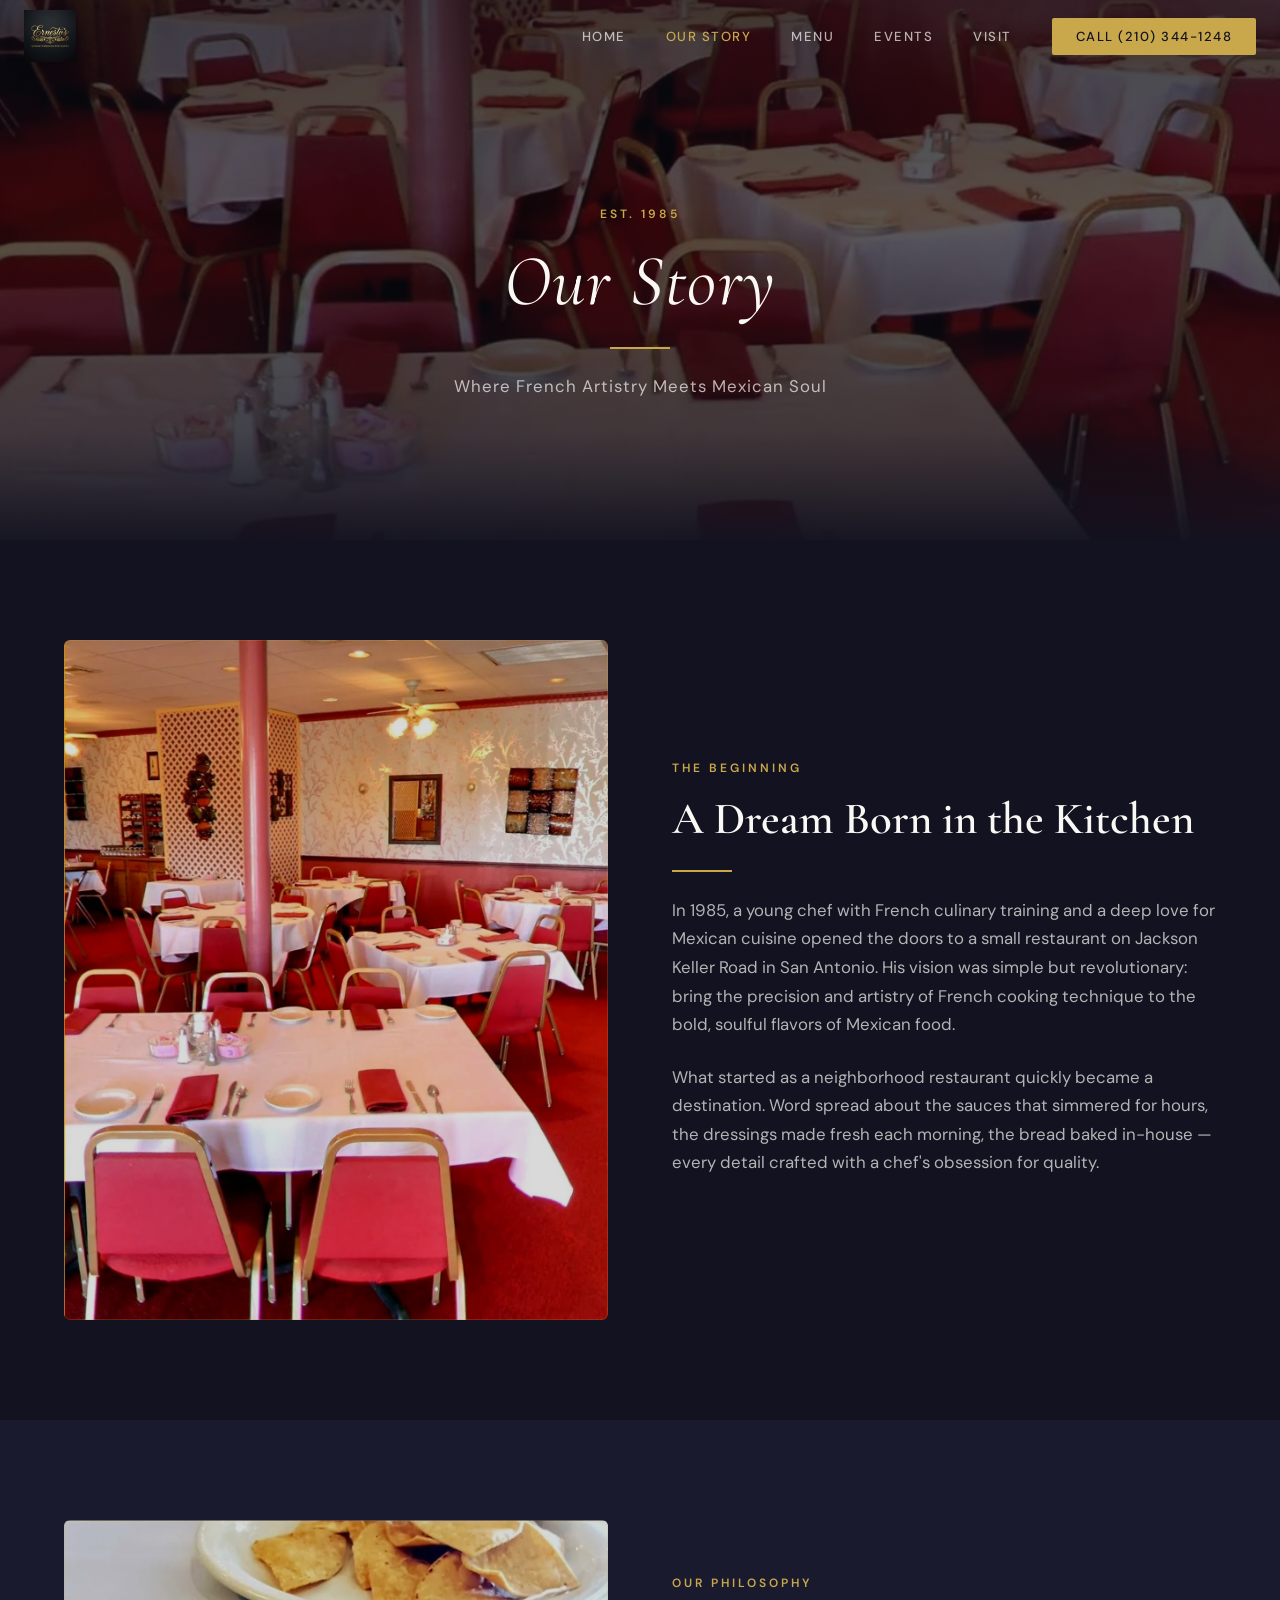
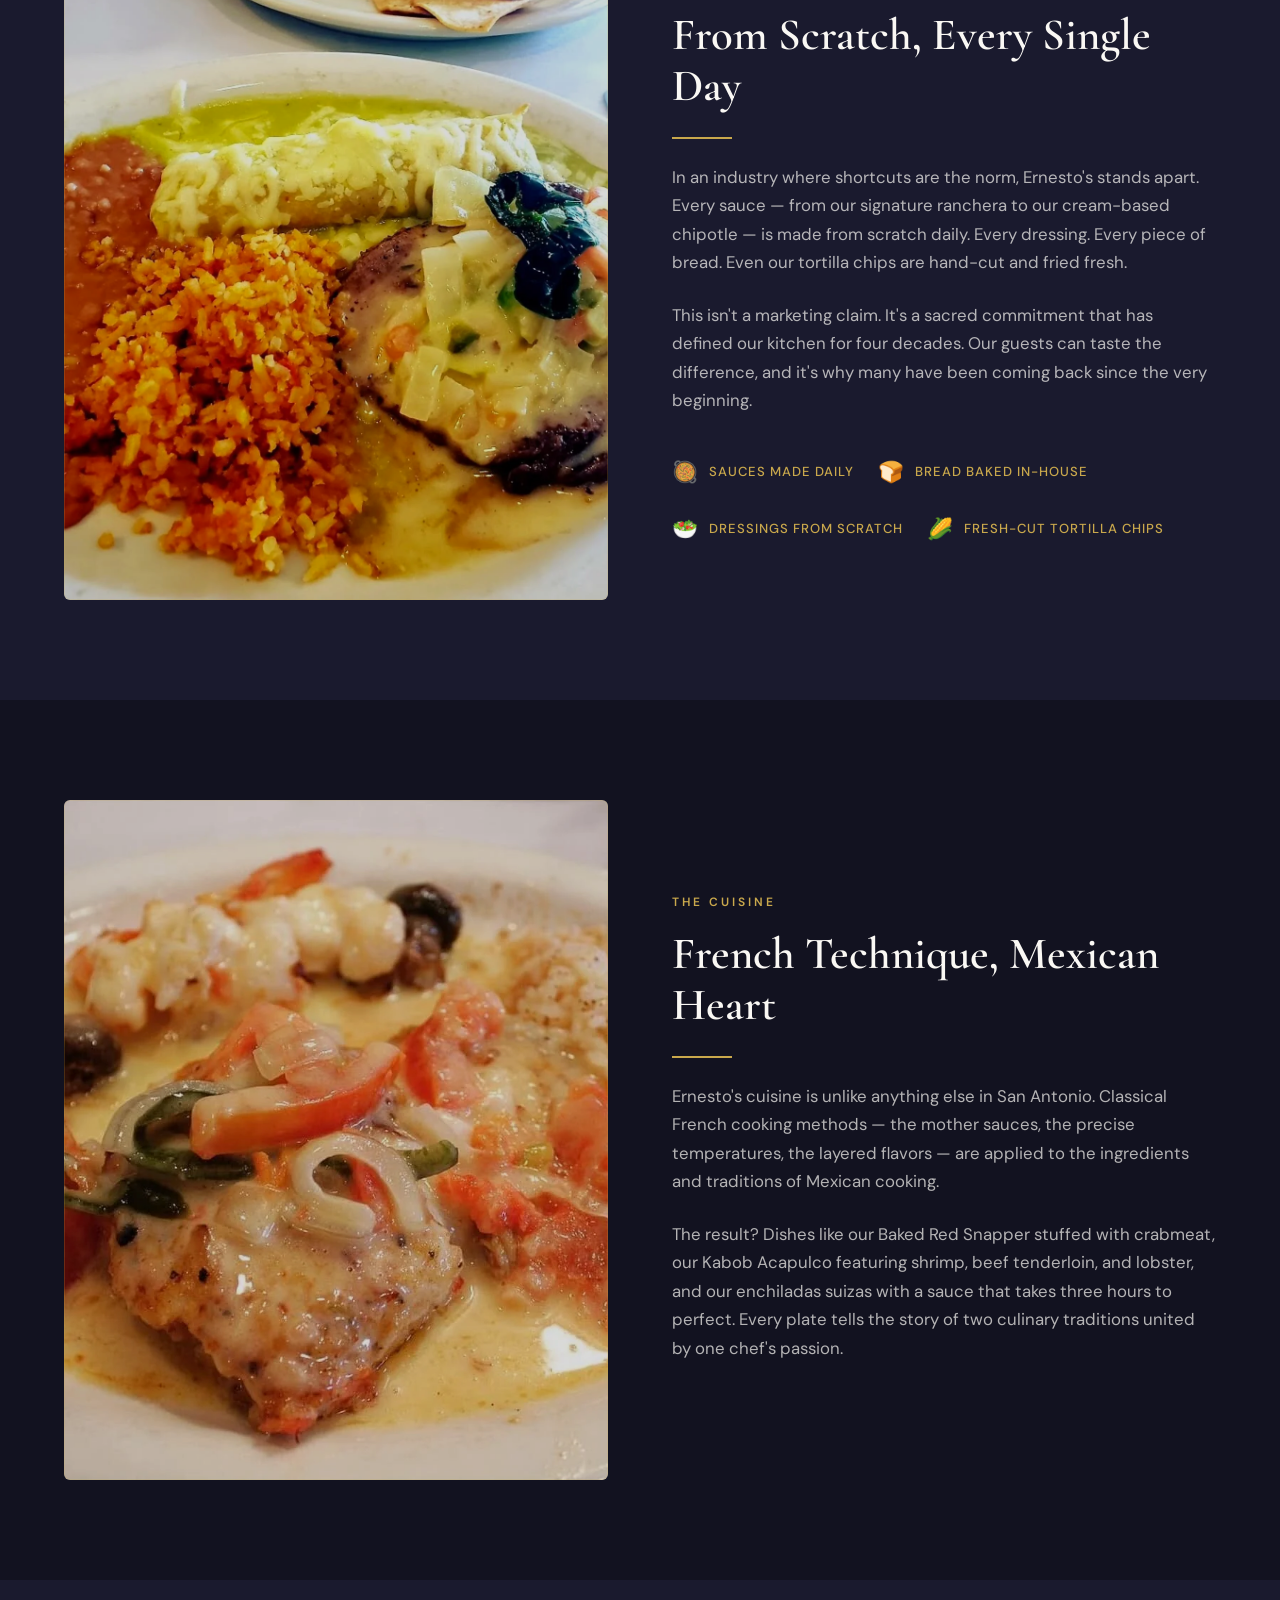
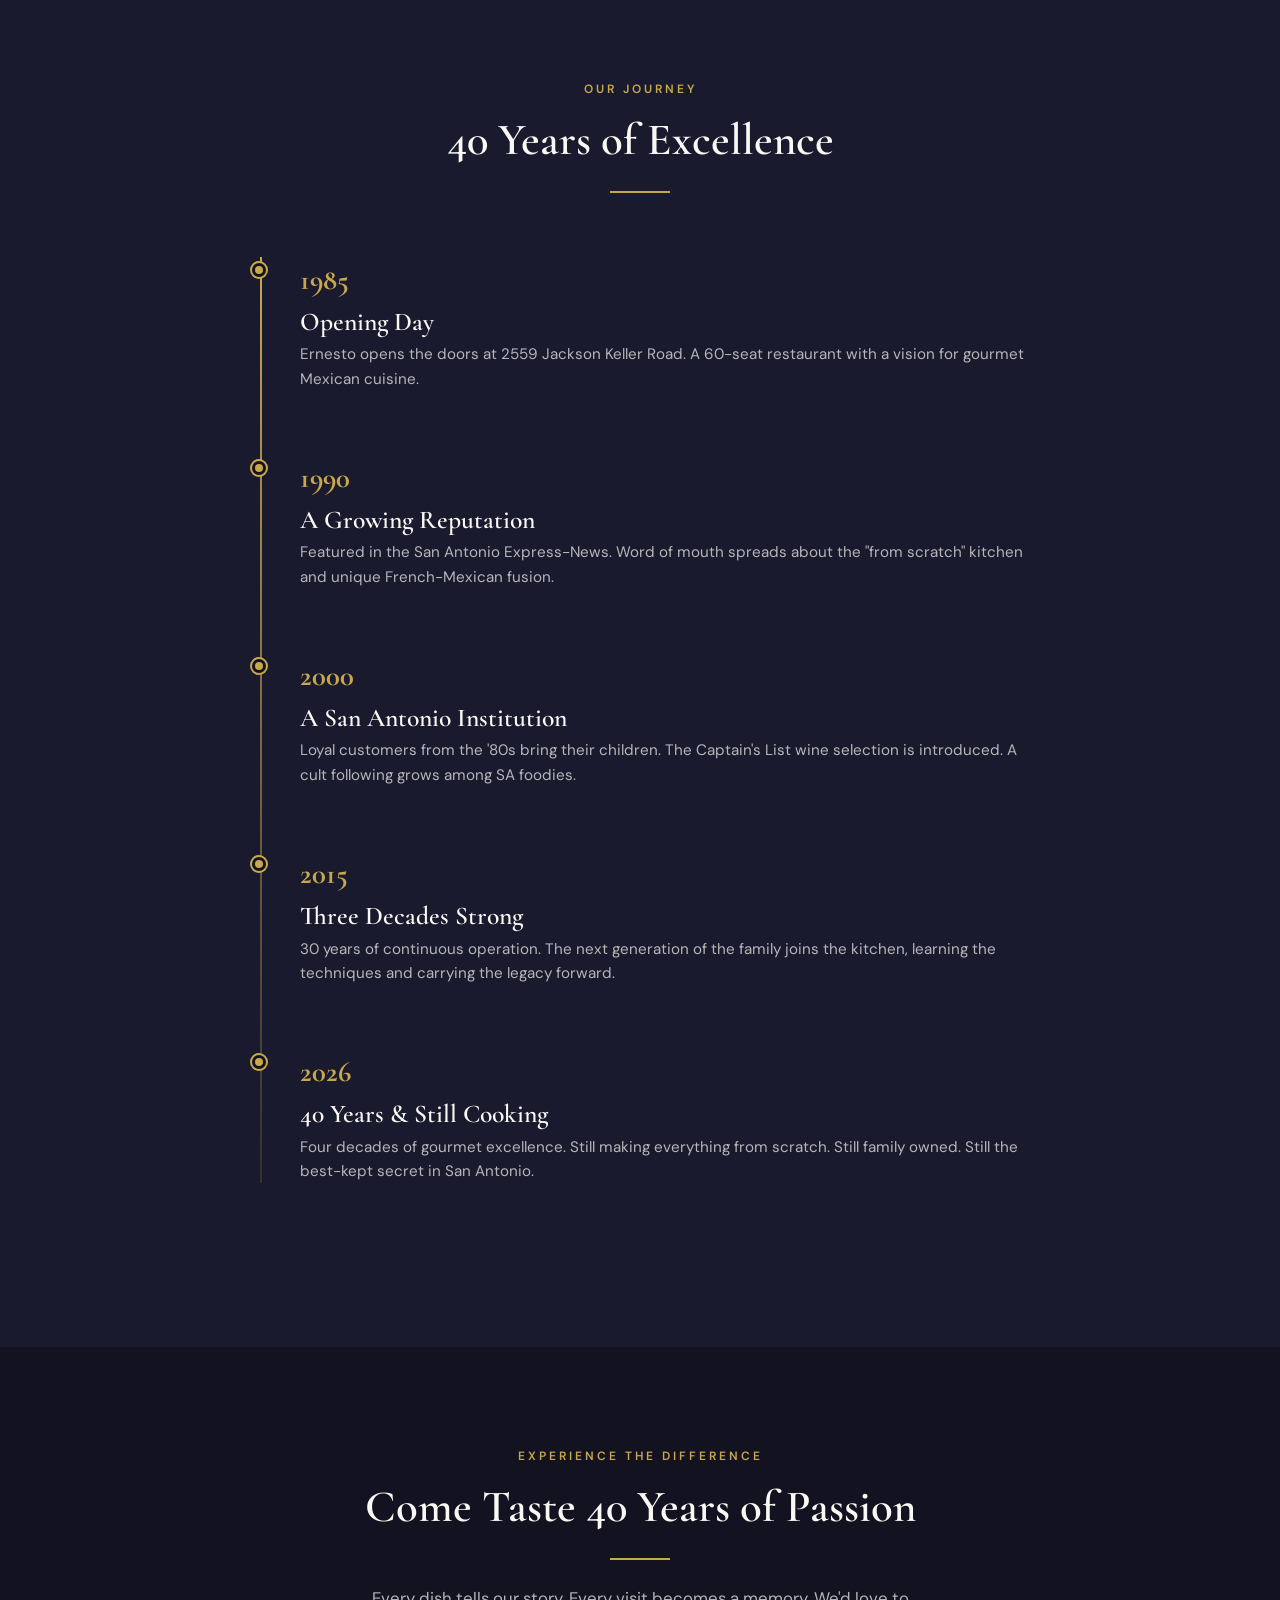
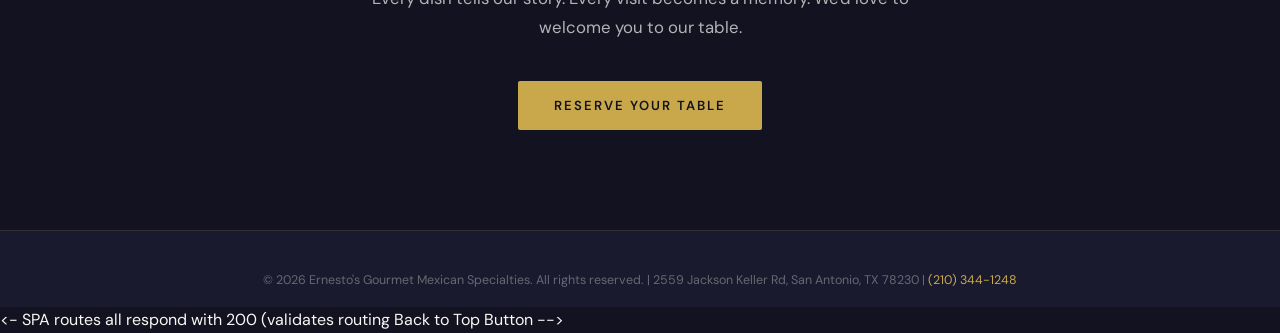
<file: our-story.html>
<!DOCTYPE html>
<html lang="en">
<head>
  <meta charset="UTF-8">
  <meta name="viewport" content="width=device-width, initial-scale=1.0">
  <title>Our Story — Ernesto's Gourmet Mexican Specialties | San Antonio Since 1985</title>
  <meta name="description" content="The story of Ernesto's — 40 years of French-trained culinary artistry meets Mexican soul. Family owned, everything made from scratch, serving San Antonio since 1985.">
  <link rel="preconnect" href="https://fonts.googleapis.com">
  <link rel="preconnect" href="https://fonts.gstatic.com" crossorigin>
  <link href="https://fonts.googleapis.com/css2?family=Cormorant+Garamond:ital,wght@0,400;0,600;0,700;1,400;1,600&family=DM+Sans:ital,wght@0,400;0,500;0,600;0,700;1,400&display=swap" rel="stylesheet">
  <!-- Favicon -->
  <link rel="icon" type="image/svg+xml" href="images/favicon.svg">
  <link rel="stylesheet" href="css/styles.css">
</head>
<body>

  <!-- Navigation -->
  <nav class="nav scrolled" id="main-nav">
    <a href="index.html" class="nav-logo"><img src="images/ernestos-logo.png" alt="Ernesto's" loading="eager"></a>
    <ul class="nav-links">
      <li><a href="index.html">Home</a></li>
      <li><a href="our-story.html" style="color:var(--gold)">Our Story</a></li>
      <li><a href="menu.html">Menu</a></li>
      <li><a href="events.html">Events</a></li>
      <li><a href="visit.html">Visit</a></li>
      <li><a href="visit.html" class="nav-cta">Call (210) 344-1248</a></li>
    </ul>
    <div class="nav-hamburger" id="nav-hamburger"><span></span><span></span><span></span></div>
  </nav>
  <div class="nav-drawer" id="nav-drawer">
    <a href="index.html">Home</a><a href="our-story.html">Our Story</a><a href="menu.html">Menu</a><a href="events.html">Events</a><a href="visit.html">Visit</a>
    <a href="tel:+12103441248" class="btn btn-gold" style="margin-top:20px;">Call to Reserve</a>
  </div>

  <!-- Page Hero -->
  <section class="page-hero">
    <div class="hero-bg"><img src="images/table-setting.jpg" alt="Ernesto's elegant dining room" loading="eager"></div>
    <div class="hero-overlay"></div>
    <div class="page-hero-content">
      <span class="section-label">Est. 1985</span>
      <h1>Our Story</h1>
      <div class="gold-divider-center"></div>
      <p class="hero-tagline">Where French Artistry Meets Mexican Soul</p>
    </div>
  </section>

  <!-- Story Section 1: The Beginning -->
  <section class="story-section section-padding">
    <div class="container">
      <div class="story-grid">
        <div class="story-image reveal">
          <img src="images/table-setting.jpg" alt="Ernesto's dining room — white tablecloths, warm atmosphere">
        </div>
        <div class="story-text reveal" data-delay="150">
          <span class="section-label">The Beginning</span>
          <h2>A Dream Born in the Kitchen</h2>
          <div class="gold-divider"></div>
          <p>In 1985, a young chef with French culinary training and a deep love for Mexican cuisine opened the doors to a small restaurant on Jackson Keller Road in San Antonio. His vision was simple but revolutionary: bring the precision and artistry of French cooking technique to the bold, soulful flavors of Mexican food.</p>
          <p>What started as a neighborhood restaurant quickly became a destination. Word spread about the sauces that simmered for hours, the dressings made fresh each morning, the bread baked in-house — every detail crafted with a chef's obsession for quality.</p>
        </div>
      </div>
    </div>
  </section>

  <!-- Story Section 2: From Scratch -->
  <section class="story-section section-padding" style="background: var(--obsidian);">
    <div class="container">
      <div class="story-grid" style="direction: rtl;">
        <div class="story-text reveal" data-delay="150" style="direction: ltr;">
          <span class="section-label">Our Philosophy</span>
          <h2>From Scratch, Every Single Day</h2>
          <div class="gold-divider"></div>
          <p>In an industry where shortcuts are the norm, Ernesto's stands apart. Every sauce — from our signature ranchera to our cream-based chipotle — is made from scratch daily. Every dressing. Every piece of bread. Even our tortilla chips are hand-cut and fried fresh.</p>
          <p>This isn't a marketing claim. It's a sacred commitment that has defined our kitchen for four decades. Our guests can taste the difference, and it's why many have been coming back since the very beginning.</p>
          <div class="story-pillars" style="margin-top: var(--space-lg);">
            <div class="pillar"><span class="pillar-icon">🥘</span> Sauces Made Daily</div>
            <div class="pillar"><span class="pillar-icon">🍞</span> Bread Baked In-House</div>
            <div class="pillar"><span class="pillar-icon">🥗</span> Dressings from Scratch</div>
            <div class="pillar"><span class="pillar-icon">🌽</span> Fresh-Cut Tortilla Chips</div>
          </div>
        </div>
        <div class="story-image reveal" style="direction: ltr;">
          <img src="images/gallery-3.jpg" alt="Ernesto's authentic fresh-made Mexican cuisine">
        </div>
      </div>
    </div>
  </section>

  <!-- Story Section 3: The Cuisine -->
  <section class="story-section section-padding">
    <div class="container">
      <div class="story-grid">
        <div class="story-image reveal">
          <img src="images/hero-seafood.jpg" alt="Ernesto's gourmet seafood plating">
        </div>
        <div class="story-text reveal" data-delay="150">
          <span class="section-label">The Cuisine</span>
          <h2>French Technique, Mexican Heart</h2>
          <div class="gold-divider"></div>
          <p>Ernesto's cuisine is unlike anything else in San Antonio. Classical French cooking methods — the mother sauces, the precise temperatures, the layered flavors — are applied to the ingredients and traditions of Mexican cooking.</p>
          <p>The result? Dishes like our Baked Red Snapper stuffed with crabmeat, our Kabob Acapulco featuring shrimp, beef tenderloin, and lobster, and our enchiladas suizas with a sauce that takes three hours to perfect. Every plate tells the story of two culinary traditions united by one chef's passion.</p>
        </div>
      </div>
    </div>
  </section>

  <!-- Timeline -->
  <section class="section-padding" style="background: var(--obsidian);">
    <div class="container">
      <div class="text-center reveal">
        <span class="section-label">Our Journey</span>
        <h2>40 Years of Excellence</h2>
        <div class="gold-divider-center"></div>
      </div>
      <div class="timeline">
        <div class="timeline-item reveal" data-delay="100">
          <div class="timeline-year">1985</div>
          <div class="timeline-content">
            <h3>Opening Day</h3>
            <p>Ernesto opens the doors at 2559 Jackson Keller Road. A 60-seat restaurant with a vision for gourmet Mexican cuisine.</p>
          </div>
        </div>
        <div class="timeline-item reveal" data-delay="200">
          <div class="timeline-year">1990</div>
          <div class="timeline-content">
            <h3>A Growing Reputation</h3>
            <p>Featured in the San Antonio Express-News. Word of mouth spreads about the "from scratch" kitchen and unique French-Mexican fusion.</p>
          </div>
        </div>
        <div class="timeline-item reveal" data-delay="300">
          <div class="timeline-year">2000</div>
          <div class="timeline-content">
            <h3>A San Antonio Institution</h3>
            <p>Loyal customers from the '80s bring their children. The Captain's List wine selection is introduced. A cult following grows among SA foodies.</p>
          </div>
        </div>
        <div class="timeline-item reveal" data-delay="400">
          <div class="timeline-year">2015</div>
          <div class="timeline-content">
            <h3>Three Decades Strong</h3>
            <p>30 years of continuous operation. The next generation of the family joins the kitchen, learning the techniques and carrying the legacy forward.</p>
          </div>
        </div>
        <div class="timeline-item reveal" data-delay="500">
          <div class="timeline-year">2026</div>
          <div class="timeline-content">
            <h3>40 Years & Still Cooking</h3>
            <p>Four decades of gourmet excellence. Still making everything from scratch. Still family owned. Still the best-kept secret in San Antonio.</p>
          </div>
        </div>
      </div>
    </div>
  </section>

  <!-- CTA -->
  <section class="section-padding text-center">
    <div class="container reveal">
      <span class="section-label">Experience the Difference</span>
      <h2>Come Taste 40 Years of Passion</h2>
      <div class="gold-divider-center"></div>
      <p style="color: var(--cream-dim); max-width: 560px; margin: 0 auto var(--space-lg); font-size: 1.05rem; line-height: 1.7;">Every dish tells our story. Every visit becomes a memory. We'd love to welcome you to our table.</p>
      <a href="tel:+12103441248" class="btn btn-gold">Reserve Your Table</a>
    </div>
  </section>

  <!-- Footer (compact) -->
  <footer class="footer" style="padding: var(--space-lg) 0 var(--space-sm);">
    <div class="container">
      <div class="footer-bottom" style="border:none; padding:0;">
        <p>© 2026 Ernesto's Gourmet Mexican Specialties. All rights reserved. | 2559 Jackson Keller Rd, San Antonio, TX 78230 | <a href="tel:+12103441248">(210) 344-1248</a></p>
      </div>
    </div>
  </footer>

  <div class="mobile-reserve-bar">
    <a href="tel:+12103441248" class="btn btn-gold">Call to Reserve — (210) 344-1248</a>
  </div>
  
  <- SPA routes all respond with 200 (validates routing Back to Top Button -->
  <button class="back-to-top" id="back-to-top" aria-label="Back to top">↑</button>

  <script src="js/main.js"></script>
</body>
</html>
</file>
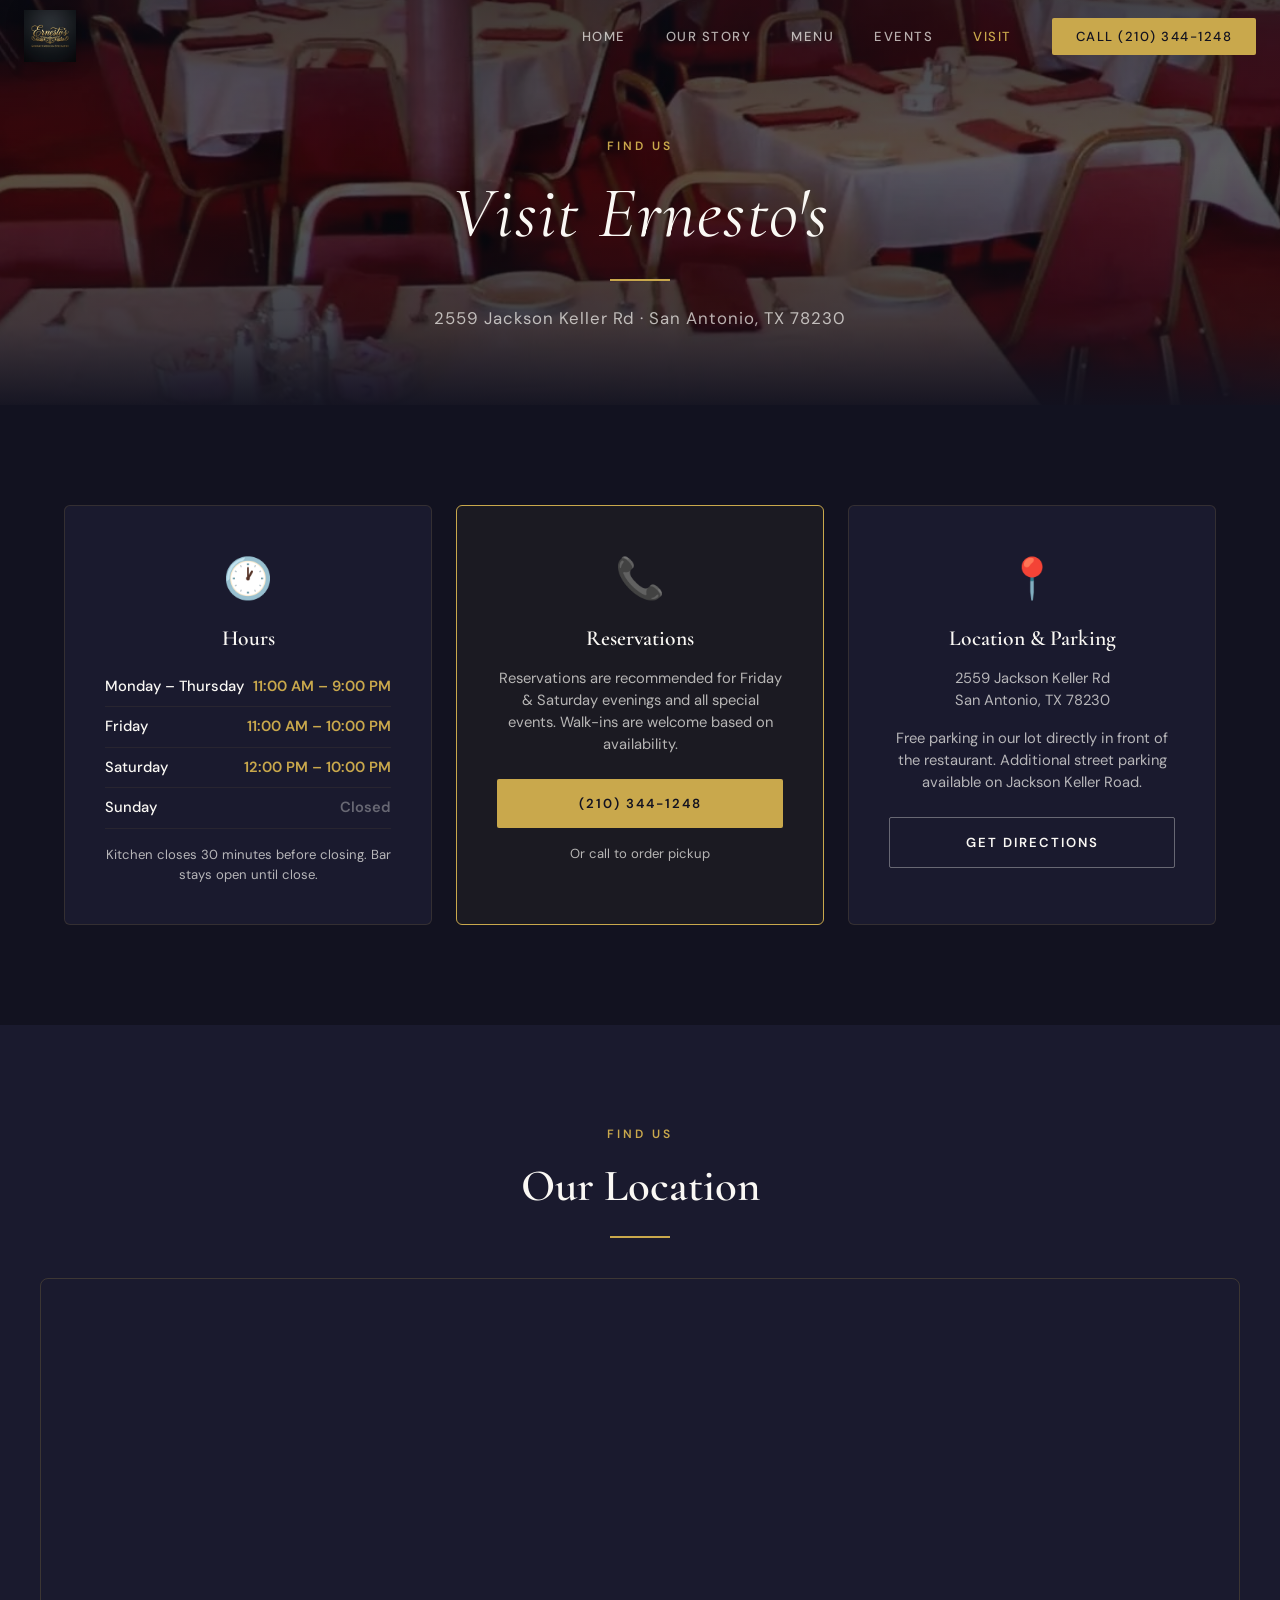
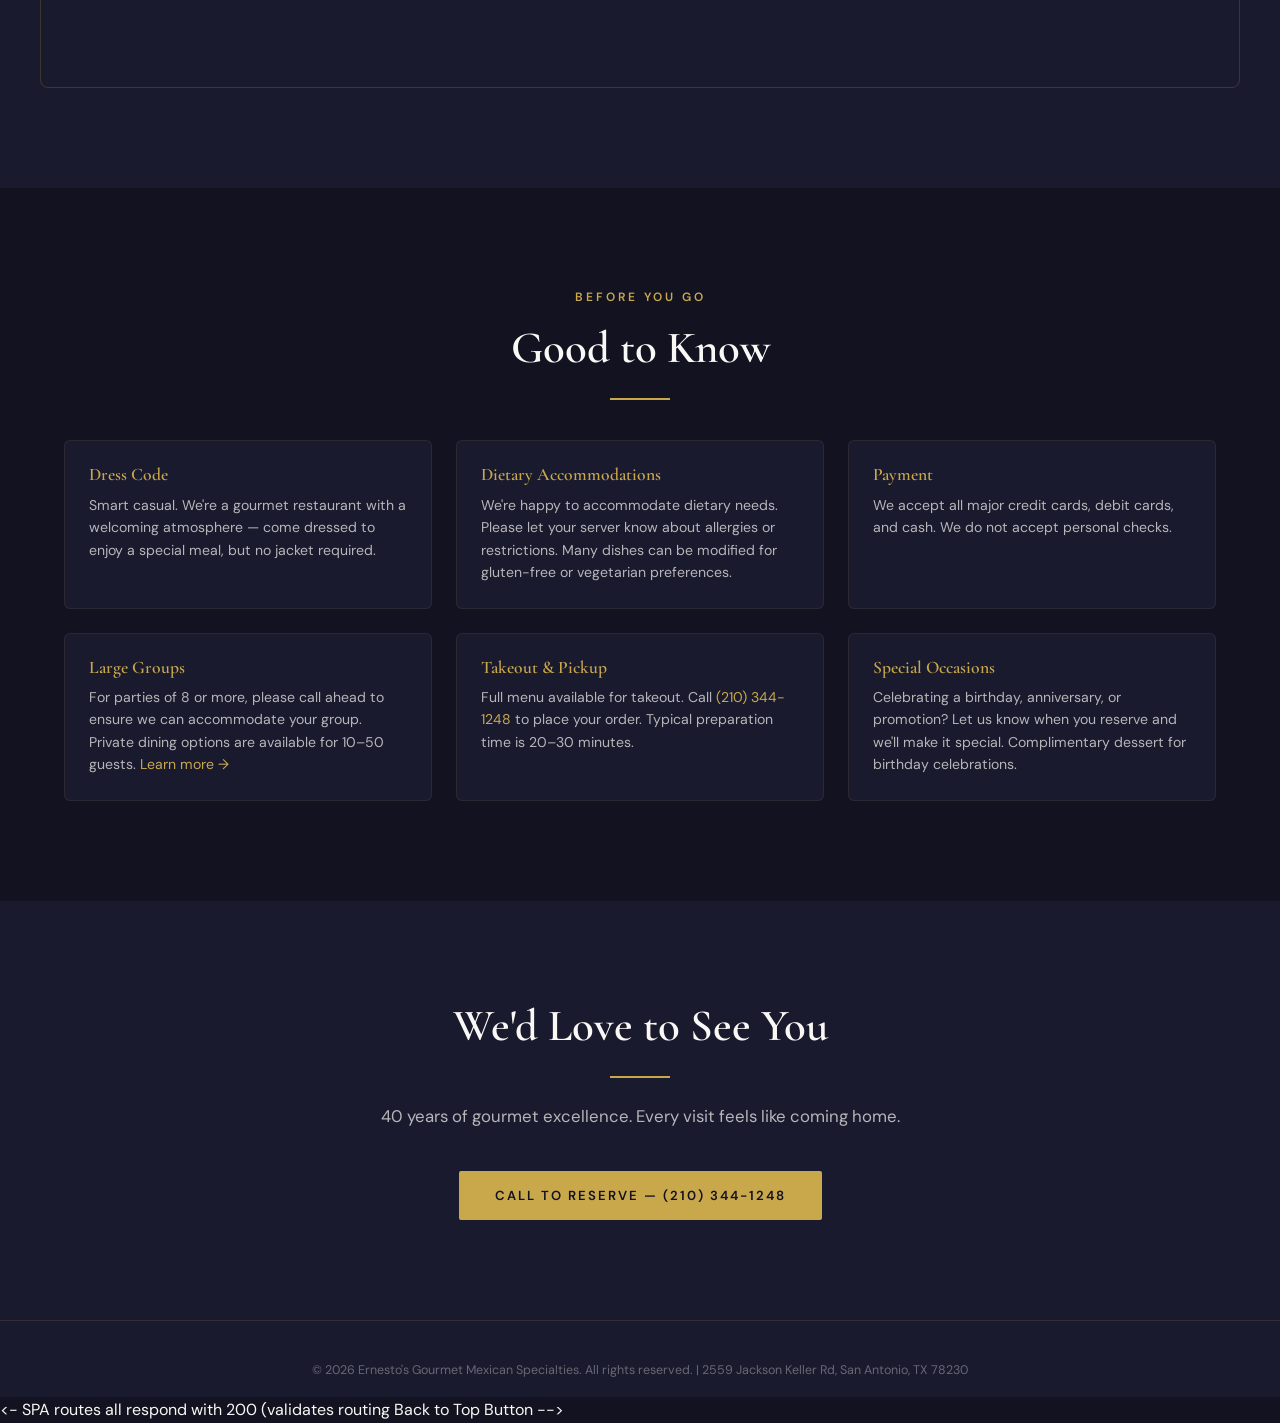
<file: visit.html>
<!DOCTYPE html>
<html lang="en">
<head>
  <meta charset="UTF-8">
  <meta name="viewport" content="width=device-width, initial-scale=1.0">
  <title>Visit Us — Ernesto's Restaurant | 2559 Jackson Keller Rd, San Antonio TX</title>
  <meta name="description" content="Visit Ernesto's at 2559 Jackson Keller Rd, San Antonio TX 78230. Hours, directions, parking, and reservations. Call (210) 344-1248.">
  <link rel="preconnect" href="https://fonts.googleapis.com">
  <link rel="preconnect" href="https://fonts.gstatic.com" crossorigin>
  <link href="https://fonts.googleapis.com/css2?family=Cormorant+Garamond:ital,wght@0,400;0,600;0,700;1,400;1,600&family=DM+Sans:ital,wght@0,400;0,500;0,600;0,700;1,400&display=swap" rel="stylesheet">
  <!-- Favicon -->
  <link rel="icon" type="image/svg+xml" href="images/favicon.svg">
  <link rel="stylesheet" href="css/styles.css">
</head>
<body>

  <!-- Navigation -->
  <nav class="nav scrolled" id="main-nav">
    <a href="index.html" class="nav-logo"><img src="images/ernestos-logo.png" alt="Ernesto's" loading="eager"></a>
    <ul class="nav-links">
      <li><a href="index.html">Home</a></li>
      <li><a href="our-story.html">Our Story</a></li>
      <li><a href="menu.html">Menu</a></li>
      <li><a href="events.html">Events</a></li>
      <li><a href="visit.html" style="color:var(--gold)">Visit</a></li>
      <li><a href="visit.html" class="nav-cta">Call (210) 344-1248</a></li>
    </ul>
    <div class="nav-hamburger" id="nav-hamburger"><span></span><span></span><span></span></div>
  </nav>
  <div class="nav-drawer" id="nav-drawer">
    <a href="index.html">Home</a><a href="our-story.html">Our Story</a><a href="menu.html">Menu</a><a href="events.html">Events</a><a href="visit.html">Visit</a>
    <a href="tel:+12103441248" class="btn btn-gold" style="margin-top:20px;">Call to Reserve</a>
  </div>

  <!-- Page Hero -->
  <section class="page-hero page-hero-short">
    <div class="hero-bg"><img src="images/table-setting.jpg" alt="Ernesto's dining room" loading="eager"></div>
    <div class="hero-overlay"></div>
    <div class="page-hero-content">
      <span class="section-label">Find Us</span>
      <h1>Visit Ernesto's</h1>
      <div class="gold-divider-center"></div>
      <p class="hero-tagline">2559 Jackson Keller Rd · San Antonio, TX 78230</p>
    </div>
  </section>

  <!-- Visit Info Grid -->
  <section class="section-padding">
    <div class="container">
      <div class="visit-grid">

        <!-- Hours Card -->
        <div class="visit-card reveal" data-delay="100">
          <div class="visit-icon">🕐</div>
          <h3>Hours</h3>
          <div class="visit-hours">
            <div class="hours-row"><span class="hours-day">Monday – Thursday</span><span class="hours-time">11:00 AM – 9:00 PM</span></div>
            <div class="hours-row"><span class="hours-day">Friday</span><span class="hours-time">11:00 AM – 10:00 PM</span></div>
            <div class="hours-row"><span class="hours-day">Saturday</span><span class="hours-time">12:00 PM – 10:00 PM</span></div>
            <div class="hours-row closed"><span class="hours-day">Sunday</span><span class="hours-time">Closed</span></div>
          </div>
          <p style="margin-top: var(--space-sm); font-size: 0.82rem; color: var(--cream-dim);">Kitchen closes 30 minutes before closing. Bar stays open until close.</p>
        </div>

        <!-- Reserve Card -->
        <div class="visit-card visit-card-gold reveal" data-delay="200">
          <div class="visit-icon">📞</div>
          <h3>Reservations</h3>
          <p style="margin-bottom: var(--space-md);">Reservations are recommended for Friday & Saturday evenings and all special events. Walk-ins are welcome based on availability.</p>
          <a href="tel:+12103441248" class="btn btn-gold" style="width:100%; justify-content:center;">(210) 344-1248</a>
          <p style="margin-top: var(--space-sm); font-size: 0.82rem; color: var(--cream-dim);">Or call to order pickup</p>
        </div>

        <!-- Location Card -->
        <div class="visit-card reveal" data-delay="300">
          <div class="visit-icon">📍</div>
          <h3>Location & Parking</h3>
          <p>2559 Jackson Keller Rd<br>San Antonio, TX 78230</p>
          <p style="margin-top: var(--space-sm);">Free parking in our lot directly in front of the restaurant. Additional street parking available on Jackson Keller Road.</p>
          <a href="https://www.google.com/maps/dir//2559+Jackson+Keller+Rd,+San+Antonio,+TX+78230" target="_blank" rel="noopener" class="btn btn-outline" style="margin-top: var(--space-md); width:100%; justify-content:center;">Get Directions</a>
        </div>

      </div>
    </div>
  </section>

  <!-- Full Map -->
  <section style="background: var(--obsidian);">
    <div class="container section-padding">
      <div class="text-center reveal">
        <span class="section-label">Find Us</span>
        <h2>Our Location</h2>
        <div class="gold-divider-center"></div>
      </div>
      <div class="visit-map reveal">
        <iframe
          src="https://www.google.com/maps/embed?pb=!1m18!1m12!1m3!1d3472.845!2d-98.525!3d29.5099!2m3!1f0!2f0!3f0!3m2!1i1024!2i768!4f13.1!3m3!1m2!1s0x0%3A0x0!2zMjnCsDMwJzM1LjYiTiA5OMKwMzEnMzAuMCJX!5e0!3m2!1sen!2sus!4v1234567890"
          allowfullscreen=""
          loading="lazy"
          referrerpolicy="no-referrer-when-downgrade"
          title="Ernesto's Restaurant location on Google Maps">
        </iframe>
      </div>
    </div>
  </section>

  <!-- Good to Know -->
  <section class="section-padding">
    <div class="container">
      <div class="text-center reveal">
        <span class="section-label">Before You Go</span>
        <h2>Good to Know</h2>
        <div class="gold-divider-center"></div>
      </div>

      <div class="faq-grid">
        <div class="faq-item reveal" data-delay="100">
          <h3>Dress Code</h3>
          <p>Smart casual. We're a gourmet restaurant with a welcoming atmosphere — come dressed to enjoy a special meal, but no jacket required.</p>
        </div>
        <div class="faq-item reveal" data-delay="150">
          <h3>Dietary Accommodations</h3>
          <p>We're happy to accommodate dietary needs. Please let your server know about allergies or restrictions. Many dishes can be modified for gluten-free or vegetarian preferences.</p>
        </div>
        <div class="faq-item reveal" data-delay="200">
          <h3>Payment</h3>
          <p>We accept all major credit cards, debit cards, and cash. We do not accept personal checks.</p>
        </div>
        <div class="faq-item reveal" data-delay="250">
          <h3>Large Groups</h3>
          <p>For parties of 8 or more, please call ahead to ensure we can accommodate your group. Private dining options are available for 10–50 guests. <a href="events.html">Learn more →</a></p>
        </div>
        <div class="faq-item reveal" data-delay="300">
          <h3>Takeout & Pickup</h3>
          <p>Full menu available for takeout. Call <a href="tel:+12103441248">(210) 344-1248</a> to place your order. Typical preparation time is 20–30 minutes.</p>
        </div>
        <div class="faq-item reveal" data-delay="350">
          <h3>Special Occasions</h3>
          <p>Celebrating a birthday, anniversary, or promotion? Let us know when you reserve and we'll make it special. Complimentary dessert for birthday celebrations.</p>
        </div>
      </div>
    </div>
  </section>

  <!-- CTA Banner -->
  <section class="section-padding text-center" style="background: var(--obsidian);">
    <div class="container reveal">
      <h2>We'd Love to See You</h2>
      <div class="gold-divider-center"></div>
      <p style="color: var(--cream-dim); max-width: 550px; margin: 0 auto var(--space-lg); font-size: 1.05rem; line-height: 1.7;">40 years of gourmet excellence. Every visit feels like coming home.</p>
      <a href="tel:+12103441248" class="btn btn-gold">Call to Reserve — (210) 344-1248</a>
    </div>
  </section>

  <!-- Footer -->
  <footer class="footer" style="padding: var(--space-lg) 0 var(--space-sm);">
    <div class="container">
      <div class="footer-bottom" style="border:none; padding:0;">
        <p>© 2026 Ernesto's Gourmet Mexican Specialties. All rights reserved. | 2559 Jackson Keller Rd, San Antonio, TX 78230</p>
      </div>
    </div>
  </footer>

  <div class="mobile-reserve-bar">
    <a href="tel:+12103441248" class="btn btn-gold">Call to Reserve — (210) 344-1248</a>
  </div>
  
  <- SPA routes all respond with 200 (validates routing Back to Top Button -->
  <button class="back-to-top" id="back-to-top" aria-label="Back to top">↑</button>

  <script src="js/main.js"></script>
</body>
</html>
</file>
<file: css/styles.css>
/* ==========================================================================
   ERNESTO'S RESTAURANT — DESIGN SYSTEM
   "Candlelit Luxury" — Dark charcoal + warm gold + cream
   ========================================================================== */

/* ---------- Google Fonts are loaded in HTML head ---------- */

/* ---------- Design Tokens ---------- */
:root {
  /* Color Palette */
  --obsidian: #1a1a2e;
  --midnight: #16213e;
  --charcoal: #121220;
  --gold: #c9a84c;
  --gold-hover: #d4b65e;
  --gold-mist: #f5ecd7;
  --cream: #faf8f4;
  --cream-dim: rgba(250, 248, 244, 0.7);
  --terracotta: #b8442a;
  --sage: #2d6a4f;
  --dark-overlay: rgba(18, 18, 32, 0.65);
  --dark-overlay-heavy: rgba(18, 18, 32, 0.82);

  /* Typography */
  --font-display: 'Cormorant Garamond', 'Georgia', serif;
  --font-body: 'DM Sans', 'Helvetica Neue', Arial, sans-serif;

  /* Spacing */
  --space-xs: 8px;
  --space-sm: 16px;
  --space-md: 24px;
  --space-lg: 40px;
  --space-xl: 64px;
  --space-2xl: 100px;

  /* Transitions */
  --ease-out: cubic-bezier(0.25, 0.46, 0.45, 0.94);
  --transition-fast: 0.2s var(--ease-out);
  --transition-med: 0.4s var(--ease-out);
  --transition-slow: 0.7s var(--ease-out);

  /* Layout */
  --max-width: 1200px;
  --nav-height: 72px;
}

/* ---------- Reset & Base ---------- */
*, *::before, *::after {
  margin: 0;
  padding: 0;
  box-sizing: border-box;
}

html {
  scroll-behavior: smooth;
  -webkit-font-smoothing: antialiased;
  -moz-osx-font-smoothing: grayscale;
}

body {
  font-family: var(--font-body);
  color: var(--cream);
  background-color: var(--charcoal);
  font-size: 16px;
  line-height: 1.6;
  overflow-x: hidden;
}

img {
  max-width: 100%;
  height: auto;
  display: block;
}

a {
  color: var(--gold);
  text-decoration: none;
  transition: color var(--transition-fast);
}

a:hover {
  color: var(--gold-hover);
}

/* ---------- Typography ---------- */
h1, h2, h3, h4 {
  font-family: var(--font-display);
  font-weight: 600;
  line-height: 1.15;
  color: var(--cream);
}

h1 {
  font-size: clamp(2.5rem, 6vw, 4.5rem);
  font-weight: 400;
  font-style: italic;
  letter-spacing: 0.02em;
}

h2 {
  font-size: clamp(2rem, 4vw, 2.8rem);
  font-weight: 600;
}

h3 {
  font-size: clamp(1.3rem, 2.5vw, 1.6rem);
  font-weight: 600;
}

.section-label {
  font-family: var(--font-body);
  font-size: 0.75rem;
  font-weight: 600;
  letter-spacing: 3px;
  text-transform: uppercase;
  color: var(--gold);
  display: block;
  margin-bottom: var(--space-sm);
}

.gold-divider {
  width: 60px;
  height: 2px;
  background: var(--gold);
  margin: var(--space-md) 0;
}

.gold-divider-center {
  width: 60px;
  height: 2px;
  background: var(--gold);
  margin: var(--space-md) auto;
}

/* ---------- Utility ---------- */
.container {
  width: 100%;
  max-width: var(--max-width);
  margin: 0 auto;
  padding: 0 var(--space-md);
}

.section-padding {
  padding: var(--space-2xl) 0;
}

.text-center {
  text-align: center;
}

/* Scroll reveal animation */
.reveal {
  opacity: 0;
  transform: translateY(30px);
  transition: opacity var(--transition-slow), transform var(--transition-slow);
}

.reveal.visible {
  opacity: 1;
  transform: translateY(0);
}

/* ---------- NAVIGATION ---------- */
.nav {
  position: fixed;
  top: 0;
  left: 0;
  right: 0;
  z-index: 1000;
  padding: 0 var(--space-md);
  height: var(--nav-height);
  display: flex;
  align-items: center;
  justify-content: space-between;
  transition: background var(--transition-med), backdrop-filter var(--transition-med);
}

.nav.scrolled {
  background: rgba(18, 18, 32, 0.92);
  backdrop-filter: blur(20px);
  -webkit-backdrop-filter: blur(20px);
  box-shadow: 0 1px 0 rgba(201, 168, 76, 0.15);
}

.nav-logo {
  display: flex;
  align-items: center;
  gap: 12px;
}

.nav-logo img {
  height: 52px;
  width: auto;
  filter: drop-shadow(0 2px 8px rgba(0,0,0,0.3));
}

.nav-logo-text {
  font-family: var(--font-display);
  font-size: 1.5rem;
  font-weight: 600;
  color: var(--gold);
  letter-spacing: 0.03em;
}

.nav-links {
  display: flex;
  align-items: center;
  gap: var(--space-lg);
  list-style: none;
}

.nav-links a {
  font-family: var(--font-body);
  font-size: 0.82rem;
  font-weight: 500;
  letter-spacing: 1.5px;
  text-transform: uppercase;
  color: var(--cream-dim);
  transition: color var(--transition-fast);
  position: relative;
}

.nav-links a::after {
  content: '';
  position: absolute;
  bottom: -4px;
  left: 0;
  width: 0;
  height: 1.5px;
  background: var(--gold);
  transition: width var(--transition-med);
}

.nav-links a:hover {
  color: var(--gold);
}

.nav-links a:hover::after {
  width: 100%;
}

.nav-cta {
  font-family: var(--font-body);
  font-size: 0.78rem;
  font-weight: 600;
  letter-spacing: 1.5px;
  text-transform: uppercase;
  color: var(--charcoal) !important;
  background: var(--gold);
  padding: 10px 24px;
  border-radius: 2px;
  transition: background var(--transition-fast), transform var(--transition-fast);
}

.nav-cta::after {
  display: none !important;
}

.nav-cta:hover {
  background: var(--gold-hover) !important;
  color: var(--charcoal) !important;
  transform: translateY(-1px);
}

/* Mobile hamburger */
.nav-hamburger {
  display: none;
  flex-direction: column;
  gap: 5px;
  cursor: pointer;
  padding: 8px;
  z-index: 1001;
}

.nav-hamburger span {
  width: 26px;
  height: 2px;
  background: var(--cream);
  transition: transform var(--transition-fast), opacity var(--transition-fast);
}

.nav-hamburger.active span:nth-child(1) {
  transform: rotate(45deg) translate(5px, 5px);
}

.nav-hamburger.active span:nth-child(2) {
  opacity: 0;
}

.nav-hamburger.active span:nth-child(3) {
  transform: rotate(-45deg) translate(5px, -5px);
}

/* Mobile drawer */
.nav-drawer {
  display: none;
  position: fixed;
  top: 0;
  right: -100%;
  width: 100%;
  height: 100vh;
  background: var(--charcoal);
  z-index: 999;
  transition: right var(--transition-med);
  flex-direction: column;
  justify-content: center;
  align-items: center;
  gap: var(--space-lg);
}

.nav-drawer.open {
  right: 0;
}

.nav-drawer a {
  font-family: var(--font-display);
  font-size: 2rem;
  font-weight: 400;
  color: var(--cream);
  letter-spacing: 2px;
}

.nav-drawer a:hover {
  color: var(--gold);
}

/* ---------- HERO SECTION ---------- */
.hero {
  position: relative;
  min-height: 100vh;
  display: flex;
  align-items: center;
  justify-content: center;
  text-align: center;
  overflow: hidden;
}

.hero-bg {
  position: absolute;
  top: 0;
  left: 0;
  width: 100%;
  height: 100%;
  z-index: 0;
}

.hero-bg img {
  width: 100%;
  height: 100%;
  object-fit: cover;
  filter: brightness(0.45) saturate(0.9);
}

.hero-overlay {
  position: absolute;
  top: 0;
  left: 0;
  width: 100%;
  height: 100%;
  background: linear-gradient(
    180deg,
    rgba(18, 18, 32, 0.5) 0%,
    rgba(18, 18, 32, 0.25) 40%,
    rgba(18, 18, 32, 0.5) 80%,
    rgba(18, 18, 32, 0.95) 100%
  );
  z-index: 1;
}

.hero-content {
  position: relative;
  z-index: 2;
  max-width: 750px;
  padding: 0 var(--space-md);
}

.hero-content .hero-logo {
  width: 320px;
  margin: 0 auto var(--space-md);
  filter: drop-shadow(0 4px 20px rgba(0,0,0,0.5));
}

/* Warm color correction for photos with green/cool tints */
.img-warm {
  filter: brightness(0.88) saturate(1.2) contrast(1.05) sepia(0.15) hue-rotate(-10deg) !important;
}

.hero h1 {
  margin-bottom: var(--space-sm);
  text-shadow: 0 2px 30px rgba(0,0,0,0.6);
}

.hero-tagline {
  font-family: var(--font-body);
  font-size: 1.05rem;
  color: var(--cream-dim);
  letter-spacing: 1px;
  margin-bottom: var(--space-xs);
}

.hero-since {
  font-family: var(--font-display);
  font-size: 1rem;
  color: var(--gold);
  font-style: italic;
  margin-bottom: var(--space-lg);
}

.hero-btns {
  display: flex;
  gap: var(--space-sm);
  justify-content: center;
  flex-wrap: wrap;
}

/* ---------- BUTTONS ---------- */
.btn {
  display: inline-flex;
  align-items: center;
  gap: 8px;
  font-family: var(--font-body);
  font-size: 0.82rem;
  font-weight: 600;
  letter-spacing: 2px;
  text-transform: uppercase;
  padding: 14px 36px;
  border: none;
  border-radius: 2px;
  cursor: pointer;
  transition: all var(--transition-fast);
  position: relative;
  overflow: hidden;
}

.btn-gold {
  background: var(--gold);
  color: var(--charcoal);
}

.btn-gold:hover {
  background: var(--gold-hover);
  color: var(--charcoal);
  transform: translateY(-2px);
  box-shadow: 0 4px 20px rgba(201, 168, 76, 0.3);
}

.btn-outline {
  background: transparent;
  color: var(--cream);
  border: 1.5px solid rgba(250, 248, 244, 0.35);
}

.btn-outline:hover {
  border-color: var(--gold);
  color: var(--gold);
  transform: translateY(-2px);
}

/* ---------- HERITAGE STRIP ---------- */
.heritage-strip {
  background: var(--obsidian);
  padding: var(--space-md) 0;
  overflow: hidden;
  border-top: 1px solid rgba(201, 168, 76, 0.15);
  border-bottom: 1px solid rgba(201, 168, 76, 0.15);
}

.heritage-marquee {
  display: flex;
  gap: var(--space-xl);
  animation: marquee 30s linear infinite;
  white-space: nowrap;
}

.heritage-marquee span {
  font-family: var(--font-body);
  font-size: 0.78rem;
  font-weight: 500;
  letter-spacing: 3px;
  text-transform: uppercase;
  color: var(--gold);
  display: flex;
  align-items: center;
  gap: var(--space-lg);
}

.heritage-marquee span::after {
  content: '◆';
  font-size: 0.5rem;
  opacity: 0.5;
}

@keyframes marquee {
  0% { transform: translateX(0); }
  100% { transform: translateX(-50%); }
}

/* ---------- FEATURED DISHES ---------- */
.featured-dishes {
  background: var(--charcoal);
}

.dishes-grid {
  display: grid;
  grid-template-columns: repeat(3, 1fr);
  gap: var(--space-md);
  margin-top: var(--space-lg);
}

.dish-card {
  background: var(--obsidian);
  border-radius: 6px;
  overflow: hidden;
  border: 1px solid rgba(201, 168, 76, 0.1);
  transition: transform var(--transition-med), box-shadow var(--transition-med), border-color var(--transition-med);
  cursor: pointer;
}

.dish-card:hover {
  transform: translateY(-6px) scale(1.02);
  box-shadow: 0 20px 50px rgba(0, 0, 0, 0.4);
  border-color: rgba(201, 168, 76, 0.3);
}

.dish-card-img {
  position: relative;
  height: 260px;
  overflow: hidden;
}

.dish-card-img img {
  width: 100%;
  height: 100%;
  object-fit: cover;
  transition: transform var(--transition-slow);
  /* warm color grading for authentic photos */
  filter: brightness(0.9) saturate(1.1) contrast(1.05);
}

.dish-card:hover .dish-card-img img {
  transform: scale(1.08);
}

.dish-badge {
  position: absolute;
  top: 14px;
  right: 14px;
  background: var(--gold);
  color: var(--charcoal);
  font-family: var(--font-body);
  font-size: 0.65rem;
  font-weight: 700;
  letter-spacing: 1.5px;
  text-transform: uppercase;
  padding: 4px 12px;
  border-radius: 2px;
}

.dish-card-body {
  padding: var(--space-md);
}

.dish-card-body h3 {
  font-size: 1.3rem;
  margin-bottom: 6px;
}

.dish-card-body p {
  font-size: 0.88rem;
  color: var(--cream-dim);
  margin-bottom: var(--space-sm);
  line-height: 1.5;
}

.dish-price {
  font-family: var(--font-body);
  font-size: 1.1rem;
  font-weight: 600;
  color: var(--gold);
}

/* ---------- OUR STORY PREVIEW ---------- */
.story-preview {
  background: var(--obsidian);
}

.story-grid {
  display: grid;
  grid-template-columns: 1fr 1fr;
  gap: var(--space-xl);
  align-items: center;
}

.story-image {
  position: relative;
  border-radius: 6px;
  overflow: hidden;
  aspect-ratio: 4 / 5;
}

.story-image img {
  width: 100%;
  height: 100%;
  object-fit: cover;
  filter: brightness(0.85) saturate(1.05);
}

.story-image::after {
  content: '';
  position: absolute;
  inset: 0;
  border: 1px solid rgba(201, 168, 76, 0.2);
  border-radius: 6px;
  pointer-events: none;
}

.story-text h2 {
  margin-bottom: var(--space-sm);
}

.story-text p {
  font-size: 1.05rem;
  color: var(--cream-dim);
  margin-bottom: var(--space-md);
  line-height: 1.7;
}

.story-pillars {
  display: flex;
  gap: var(--space-md);
  margin-top: var(--space-lg);
  flex-wrap: wrap;
}

.pillar {
  display: flex;
  align-items: center;
  gap: 10px;
  font-size: 0.82rem;
  font-weight: 500;
  letter-spacing: 1px;
  text-transform: uppercase;
  color: var(--gold);
}

.pillar-icon {
  font-size: 1.3rem;
}

.story-link {
  display: inline-flex;
  align-items: center;
  gap: 8px;
  font-family: var(--font-body);
  font-size: 0.85rem;
  font-weight: 600;
  letter-spacing: 1.5px;
  text-transform: uppercase;
  color: var(--gold);
  margin-top: var(--space-md);
  transition: gap var(--transition-fast);
}

.story-link:hover {
  gap: 14px;
}

/* ---------- THIS WEEK SECTION ---------- */
.this-week {
  background: var(--charcoal);
}

.events-grid {
  display: grid;
  grid-template-columns: repeat(2, 1fr);
  gap: var(--space-md);
  margin-top: var(--space-lg);
}

.event-card {
  background: var(--obsidian);
  border: 1px solid rgba(201, 168, 76, 0.15);
  border-radius: 6px;
  padding: var(--space-lg);
  transition: border-color var(--transition-med), transform var(--transition-fast);
  position: relative;
  overflow: hidden;
}

.event-card::before {
  content: '';
  position: absolute;
  top: 0;
  left: 0;
  width: 100%;
  height: 3px;
  background: linear-gradient(90deg, var(--gold), transparent);
}

.event-card:hover {
  border-color: rgba(201, 168, 76, 0.35);
  transform: translateY(-3px);
}

.event-day {
  font-family: var(--font-body);
  font-size: 0.72rem;
  font-weight: 600;
  letter-spacing: 2px;
  text-transform: uppercase;
  color: var(--gold);
  margin-bottom: var(--space-xs);
}

.event-card h3 {
  margin-bottom: var(--space-xs);
}

.event-card p {
  font-size: 0.92rem;
  color: var(--cream-dim);
  margin-bottom: var(--space-sm);
  line-height: 1.5;
}

.event-price {
  font-size: 1rem;
  font-weight: 600;
  color: var(--gold);
}

/* ---------- REVIEWS ---------- */
.reviews {
  background: var(--obsidian);
  overflow: hidden;
}

.reviews-carousel {
  position: relative;
  max-width: 800px;
  margin: var(--space-lg) auto 0;
  min-height: 200px;
}

.review-slide {
  text-align: center;
  padding: 0 var(--space-md);
  position: absolute;
  top: 0;
  left: 0;
  width: 100%;
  opacity: 0;
  transition: opacity 0.8s ease;
}

.review-slide.active {
  opacity: 1;
  position: relative;
}

.review-stars {
  color: var(--gold);
  font-size: 1.3rem;
  letter-spacing: 4px;
  margin-bottom: var(--space-sm);
}

.review-text {
  font-family: var(--font-display);
  font-size: clamp(1.3rem, 3vw, 1.7rem);
  font-style: italic;
  font-weight: 400;
  color: var(--cream);
  line-height: 1.5;
  margin-bottom: var(--space-md);
}

.review-author {
  font-family: var(--font-body);
  font-size: 0.82rem;
  font-weight: 500;
  color: var(--cream-dim);
  letter-spacing: 1px;
}

.review-dots {
  display: flex;
  justify-content: center;
  gap: 10px;
  margin-top: var(--space-md);
}

.review-dot {
  width: 8px;
  height: 8px;
  border-radius: 50%;
  background: rgba(201, 168, 76, 0.3);
  cursor: pointer;
  transition: background var(--transition-fast), transform var(--transition-fast);
}

.review-dot.active {
  background: var(--gold);
  transform: scale(1.3);
}

.reviews-link {
  display: block;
  text-align: center;
  margin-top: var(--space-lg);
  font-size: 0.82rem;
  font-weight: 600;
  letter-spacing: 1.5px;
  text-transform: uppercase;
  color: var(--gold);
}

/* ---------- EMAIL SIGNUP ---------- */
.email-signup {
  background: var(--charcoal);
  border-top: 1px solid rgba(201, 168, 76, 0.1);
  border-bottom: 1px solid rgba(201, 168, 76, 0.1);
}

.signup-box {
  max-width: 620px;
  margin: 0 auto;
  text-align: center;
}

.signup-box h2 {
  margin-bottom: var(--space-xs);
}

.signup-box p {
  color: var(--cream-dim);
  font-size: 1rem;
  margin-bottom: var(--space-md);
}

.signup-form {
  display: flex;
  gap: 12px;
  max-width: 480px;
  margin: 0 auto;
}

.signup-form input {
  flex: 1;
  padding: 14px 20px;
  background: var(--obsidian);
  border: 1px solid rgba(201, 168, 76, 0.2);
  border-radius: 2px;
  color: var(--cream);
  font-family: var(--font-body);
  font-size: 0.92rem;
  outline: none;
  transition: border-color var(--transition-fast);
}

.signup-form input::placeholder {
  color: rgba(250, 248, 244, 0.35);
}

.signup-form input:focus {
  border-color: var(--gold);
}

/* Custom CSS Form Validation */
.signup-form input:not(:placeholder-shown):invalid {
  border-color: var(--terracotta);
  color: var(--cream);
}

.signup-form input:not(:placeholder-shown):valid {
  border-color: var(--sage);
}

.signup-form button {
  padding: 14px 28px;
  background: var(--gold);
  color: var(--charcoal);
  border: none;
  font-family: var(--font-body);
  font-size: 0.78rem;
  font-weight: 700;
  letter-spacing: 2px;
  text-transform: uppercase;
  cursor: pointer;
  border-radius: 2px;
  transition: background var(--transition-fast);
  white-space: nowrap;
}

.signup-form button:hover {
  background: var(--gold-hover);
}

/* ---------- FOOTER ---------- */
.footer {
  background: var(--obsidian);
  padding: var(--space-xl) 0 var(--space-md);
  border-top: 1px solid rgba(201, 168, 76, 0.15);
}

.footer-grid {
  display: grid;
  grid-template-columns: 1.5fr 1fr 1fr 1fr;
  gap: var(--space-lg);
  margin-bottom: var(--space-xl);
}

.footer-brand .nav-logo-text {
  font-size: 1.8rem;
  margin-bottom: var(--space-sm);
  display: block;
}

.footer-brand p {
  font-size: 0.92rem;
  color: var(--cream-dim);
  line-height: 1.6;
  max-width: 300px;
}

.footer h4 {
  font-family: var(--font-body);
  font-size: 0.72rem;
  font-weight: 600;
  letter-spacing: 2.5px;
  text-transform: uppercase;
  color: var(--gold);
  margin-bottom: var(--space-md);
}

.footer-hours p,
.footer-contact p {
  font-size: 0.88rem;
  color: var(--cream-dim);
  margin-bottom: 4px;
}

.footer-hours strong {
  color: var(--cream);
}

.footer-social {
  display: flex;
  gap: var(--space-sm);
  margin-top: var(--space-md);
}

.footer-social a {
  display: flex;
  align-items: center;
  justify-content: center;
  width: 40px;
  height: 40px;
  border: 1px solid rgba(201, 168, 76, 0.25);
  border-radius: 50%;
  color: var(--gold);
  font-size: 1rem;
  transition: all var(--transition-fast);
}

.footer-social a:hover {
  background: var(--gold);
  color: var(--charcoal);
  border-color: var(--gold);
}

.footer-map {
  margin: var(--space-lg) 0;
  border-radius: 6px;
  overflow: hidden;
  border: 1px solid rgba(201, 168, 76, 0.15);
}

.footer-map iframe {
  width: 100%;
  height: 250px;
  border: 0;
  filter: grayscale(0.5) brightness(0.8) contrast(1.1);
}

.footer-bottom {
  text-align: center;
  padding-top: var(--space-md);
  border-top: 1px solid rgba(201, 168, 76, 0.1);
  font-size: 0.78rem;
  color: rgba(250, 248, 244, 0.35);
}

/* ---------- MOBILE RESERVE BAR ---------- */
.mobile-reserve-bar {
  display: none;
  position: fixed;
  bottom: 0;
  left: 0;
  right: 0;
  z-index: 998;
  padding: 12px var(--space-sm);
  background: rgba(18, 18, 32, 0.95);
  backdrop-filter: blur(15px);
  border-top: 1px solid rgba(201, 168, 76, 0.2);
}

.mobile-reserve-bar .btn {
  width: 100%;
  justify-content: center;
  padding: 16px;
  font-size: 0.85rem;
}

/* ==========================================================================
   INNER PAGE STYLES
   ========================================================================== */

/* ---------- PAGE HERO (Inner Pages) ---------- */
.page-hero {
  position: relative;
  min-height: 60vh;
  display: flex;
  align-items: center;
  justify-content: center;
  text-align: center;
  overflow: hidden;
}

.page-hero-short {
  min-height: 45vh;
}

.page-hero-content {
  position: relative;
  z-index: 2;
  max-width: 700px;
  padding: var(--nav-height) var(--space-md) 0;
}

/* ---------- STORY SECTION (Our Story page) ---------- */
.story-section {
  background: var(--charcoal);
}

/* ---------- TIMELINE ---------- */
.timeline {
  position: relative;
  max-width: 800px;
  margin: var(--space-xl) auto 0;
  padding-left: 60px;
}

.timeline::before {
  content: '';
  position: absolute;
  left: 20px;
  top: 0;
  bottom: 0;
  width: 2px;
  background: linear-gradient(180deg, var(--gold), rgba(201, 168, 76, 0.15));
}

.timeline-item {
  position: relative;
  margin-bottom: var(--space-xl);
}

.timeline-item::before {
  content: '';
  position: absolute;
  left: -48px;
  top: 6px;
  width: 14px;
  height: 14px;
  border-radius: 50%;
  background: var(--gold);
  border: 3px solid var(--charcoal);
  box-shadow: 0 0 0 2px var(--gold);
}

.timeline-year {
  font-family: var(--font-display);
  font-size: 1.8rem;
  font-weight: 700;
  color: var(--gold);
  margin-bottom: 4px;
}

.timeline-content h3 {
  margin-bottom: 6px;
}

.timeline-content p {
  color: var(--cream-dim);
  font-size: 0.95rem;
  line-height: 1.6;
}

/* ---------- MENU PAGE ---------- */
.menu-page {
  background: var(--charcoal);
}

.menu-tabs {
  display: flex;
  flex-wrap: wrap;
  gap: 6px;
  justify-content: center;
  margin-bottom: var(--space-xl);
  padding: var(--space-sm);
  background: var(--obsidian);
  border-radius: 6px;
  border: 1px solid rgba(201, 168, 76, 0.1);
}

.menu-tab {
  font-family: var(--font-body);
  font-size: 0.78rem;
  font-weight: 600;
  letter-spacing: 1.5px;
  text-transform: uppercase;
  color: var(--cream-dim);
  background: transparent;
  border: 1px solid transparent;
  padding: 10px 22px;
  border-radius: 4px;
  cursor: pointer;
  transition: all var(--transition-fast);
}

.menu-tab:hover {
  color: var(--gold);
  border-color: rgba(201, 168, 76, 0.2);
}

.menu-tab.active {
  color: var(--charcoal);
  background: var(--gold);
  border-color: var(--gold);
}

.menu-section {
  display: none;
}

.menu-section.active {
  display: block;
}

.menu-section-header {
  text-align: center;
  margin-bottom: var(--space-lg);
}

.menu-section-header h2 {
  margin-bottom: 6px;
}

.menu-section-header p {
  color: var(--cream-dim);
  font-size: 1rem;
  font-style: italic;
}

.menu-items {
  display: grid;
  grid-template-columns: 1fr 1fr;
  gap: var(--space-md);
  max-width: 1000px;
  margin: 0 auto;
}

.menu-item {
  background: var(--obsidian);
  border: 1px solid rgba(201, 168, 76, 0.1);
  border-radius: 6px;
  padding: var(--space-md);
  transition: border-color var(--transition-fast), transform var(--transition-fast);
}

.menu-item:hover {
  border-color: rgba(201, 168, 76, 0.25);
  transform: translateY(-2px);
}

.menu-item-top {
  display: flex;
  justify-content: space-between;
  align-items: flex-start;
  gap: var(--space-sm);
  margin-bottom: 8px;
}

.menu-item-top h3 {
  font-size: 1.15rem;
}

.menu-item-price {
  font-family: var(--font-body);
  font-size: 1.05rem;
  font-weight: 700;
  color: var(--gold);
  white-space: nowrap;
  flex-shrink: 0;
}

.menu-item p {
  font-size: 0.88rem;
  color: var(--cream-dim);
  line-height: 1.5;
}

.menu-cta {
  text-align: center;
  margin-top: var(--space-xl);
  padding-top: var(--space-lg);
  border-top: 1px solid rgba(201, 168, 76, 0.1);
}

.menu-cta p {
  font-family: var(--font-display);
  font-size: 1.5rem;
  font-weight: 600;
  margin-bottom: var(--space-md);
}

/* ---------- SEASONAL EVENTS ---------- */
.seasonal-grid {
  display: grid;
  grid-template-columns: repeat(3, 1fr);
  gap: var(--space-md);
  margin-top: var(--space-lg);
}

.seasonal-card {
  background: rgba(18, 18, 32, 0.5);
  border: 1px solid rgba(201, 168, 76, 0.15);
  border-radius: 6px;
  padding: var(--space-md);
  transition: border-color var(--transition-fast), transform var(--transition-fast);
}

.seasonal-card:hover {
  border-color: rgba(201, 168, 76, 0.35);
  transform: translateY(-3px);
}

.seasonal-date {
  font-family: var(--font-body);
  font-size: 0.72rem;
  font-weight: 700;
  letter-spacing: 2px;
  text-transform: uppercase;
  color: var(--gold);
  background: rgba(201, 168, 76, 0.1);
  display: inline-block;
  padding: 4px 12px;
  border-radius: 2px;
  margin-bottom: var(--space-sm);
}

.seasonal-card h3 {
  font-size: 1.2rem;
  margin-bottom: 8px;
}

.seasonal-card p {
  font-size: 0.88rem;
  color: var(--cream-dim);
  line-height: 1.5;
  margin-bottom: var(--space-sm);
}

/* ---------- VISIT PAGE ---------- */
.visit-grid {
  display: grid;
  grid-template-columns: repeat(3, 1fr);
  gap: var(--space-md);
}

.visit-card {
  background: var(--obsidian);
  border: 1px solid rgba(201, 168, 76, 0.15);
  border-radius: 6px;
  padding: var(--space-lg);
  text-align: center;
  transition: border-color var(--transition-fast);
}

.visit-card:hover {
  border-color: rgba(201, 168, 76, 0.3);
}

.visit-card-gold {
  border-color: var(--gold);
  background: rgba(201, 168, 76, 0.05);
}

.visit-icon {
  font-size: 2.5rem;
  margin-bottom: var(--space-sm);
}

.visit-card h3 {
  font-size: 1.35rem;
  margin-bottom: var(--space-sm);
}

.visit-card p {
  font-size: 0.92rem;
  color: var(--cream-dim);
  line-height: 1.5;
}

.visit-hours {
  text-align: left;
  margin-top: var(--space-sm);
}

.hours-row {
  display: flex;
  justify-content: space-between;
  padding: 8px 0;
  border-bottom: 1px solid rgba(201, 168, 76, 0.08);
  font-size: 0.92rem;
}

.hours-day {
  color: var(--cream);
  font-weight: 500;
}

.hours-time {
  color: var(--gold);
  font-weight: 600;
}

.hours-row.closed .hours-time {
  color: rgba(250, 248, 244, 0.35);
}

.visit-map {
  margin-top: var(--space-lg);
  border-radius: 8px;
  overflow: hidden;
  border: 1px solid rgba(201, 168, 76, 0.2);
}

.visit-map iframe {
  width: 100%;
  height: 400px;
  border: 0;
  filter: grayscale(0.4) brightness(0.85) contrast(1.1);
}

/* ---------- FAQ / GOOD TO KNOW ---------- */
.faq-grid {
  display: grid;
  grid-template-columns: repeat(3, 1fr);
  gap: var(--space-md);
  margin-top: var(--space-lg);
}

.faq-item {
  background: var(--obsidian);
  border: 1px solid rgba(201, 168, 76, 0.1);
  border-radius: 6px;
  padding: var(--space-md);
  transition: border-color var(--transition-fast);
}

.faq-item:hover {
  border-color: rgba(201, 168, 76, 0.25);
}

.faq-item h3 {
  font-size: 1.1rem;
  margin-bottom: 8px;
  color: var(--gold);
}

.faq-item p {
  font-size: 0.88rem;
  color: var(--cream-dim);
  line-height: 1.6;
}

/* ---------- RESPONSIVE ---------- */
@media (max-width: 1024px) {
  .dishes-grid {
    grid-template-columns: repeat(2, 1fr);
  }

  .story-grid {
    gap: var(--space-lg);
  }

  .footer-grid {
    grid-template-columns: repeat(2, 1fr);
  }

  .seasonal-grid {
    grid-template-columns: repeat(2, 1fr);
  }

  .faq-grid {
    grid-template-columns: repeat(2, 1fr);
  }
}

@media (max-width: 768px) {
  :root {
    --space-2xl: 60px;
  }

  .nav-links {
    display: none;
  }

  .nav-hamburger {
    display: flex;
  }

  .nav-drawer {
    display: flex;
  }

  .hero-content .hero-logo {
    width: 200px;
  }

  .dishes-grid {
    grid-template-columns: 1fr;
    max-width: 450px;
    margin-left: auto;
    margin-right: auto;
  }

  .story-grid {
    grid-template-columns: 1fr;
    gap: var(--space-md);
  }

  .story-grid[style*="direction: rtl"] {
    direction: ltr !important;
  }

  .story-image {
    aspect-ratio: 16 / 10;
    max-height: 320px;
  }

  .events-grid {
    grid-template-columns: 1fr;
  }

  .signup-form {
    flex-direction: column;
  }

  .footer-grid {
    grid-template-columns: 1fr;
    gap: var(--space-md);
  }

  .mobile-reserve-bar {
    display: block;
  }

  .footer {
    padding-bottom: 80px;
  }

  .story-pillars {
    flex-direction: column;
    gap: var(--space-sm);
  }

  .hero-btns {
    flex-direction: column;
    align-items: center;
  }

  .hero-btns .btn {
    width: 100%;
    max-width: 280px;
    justify-content: center;
  }

  /* Inner page responsive */
  .page-hero {
    min-height: 45vh;
  }

  .page-hero-short {
    min-height: 35vh;
  }

  .menu-items {
    grid-template-columns: 1fr;
  }

  .menu-tabs {
    gap: 4px;
    padding: var(--space-xs);
  }

  .menu-tab {
    padding: 8px 14px;
    font-size: 0.7rem;
    letter-spacing: 1px;
  }

  .timeline {
    padding-left: 50px;
  }

  .timeline::before {
    left: 15px;
  }

  .timeline-item::before {
    left: -43px;
    width: 12px;
    height: 12px;
  }

  .seasonal-grid {
    grid-template-columns: 1fr;
  }

  .visit-grid {
    grid-template-columns: 1fr;
  }

  .visit-map iframe {
    height: 280px;
  }

  .faq-grid {
    grid-template-columns: 1fr;
  }
}

@media (max-width: 480px) {
  .hero h1 {
    font-size: 2rem;
  }

  .dish-card-img {
    height: 200px;
  }

  .timeline-year {
    font-size: 1.4rem;
  }
}

/* ---------- BACK TO TOP BUTTON ---------- */
.back-to-top {
  position: fixed;
  bottom: 24px;
  right: 24px;
  width: 50px;
  height: 50px;
  border-radius: 50%;
  background: var(--gold);
  color: var(--charcoal);
  border: none;
  font-size: 1.2rem;
  font-weight: bold;
  cursor: pointer;
  display: flex;
  align-items: center;
  justify-content: center;
  box-shadow: 0 4px 20px rgba(0,0,0,0.4);
  opacity: 0;
  visibility: hidden;
  transform: translateY(15px);
  transition: opacity var(--transition-fast), transform var(--transition-fast), background var(--transition-fast);
  z-index: 997;
}

.back-to-top.visible {
  opacity: 1;
  visibility: visible;
  transform: translateY(0);
}

.back-to-top:hover {
  background: var(--gold-hover);
  transform: translateY(-4px);
}

@media (max-width: 768px) {
  .back-to-top {
    bottom: 80px; /* offset for mobile reserve bar */
    right: 16px;
    width: 44px;
    height: 44px;
  }
}
</file>
